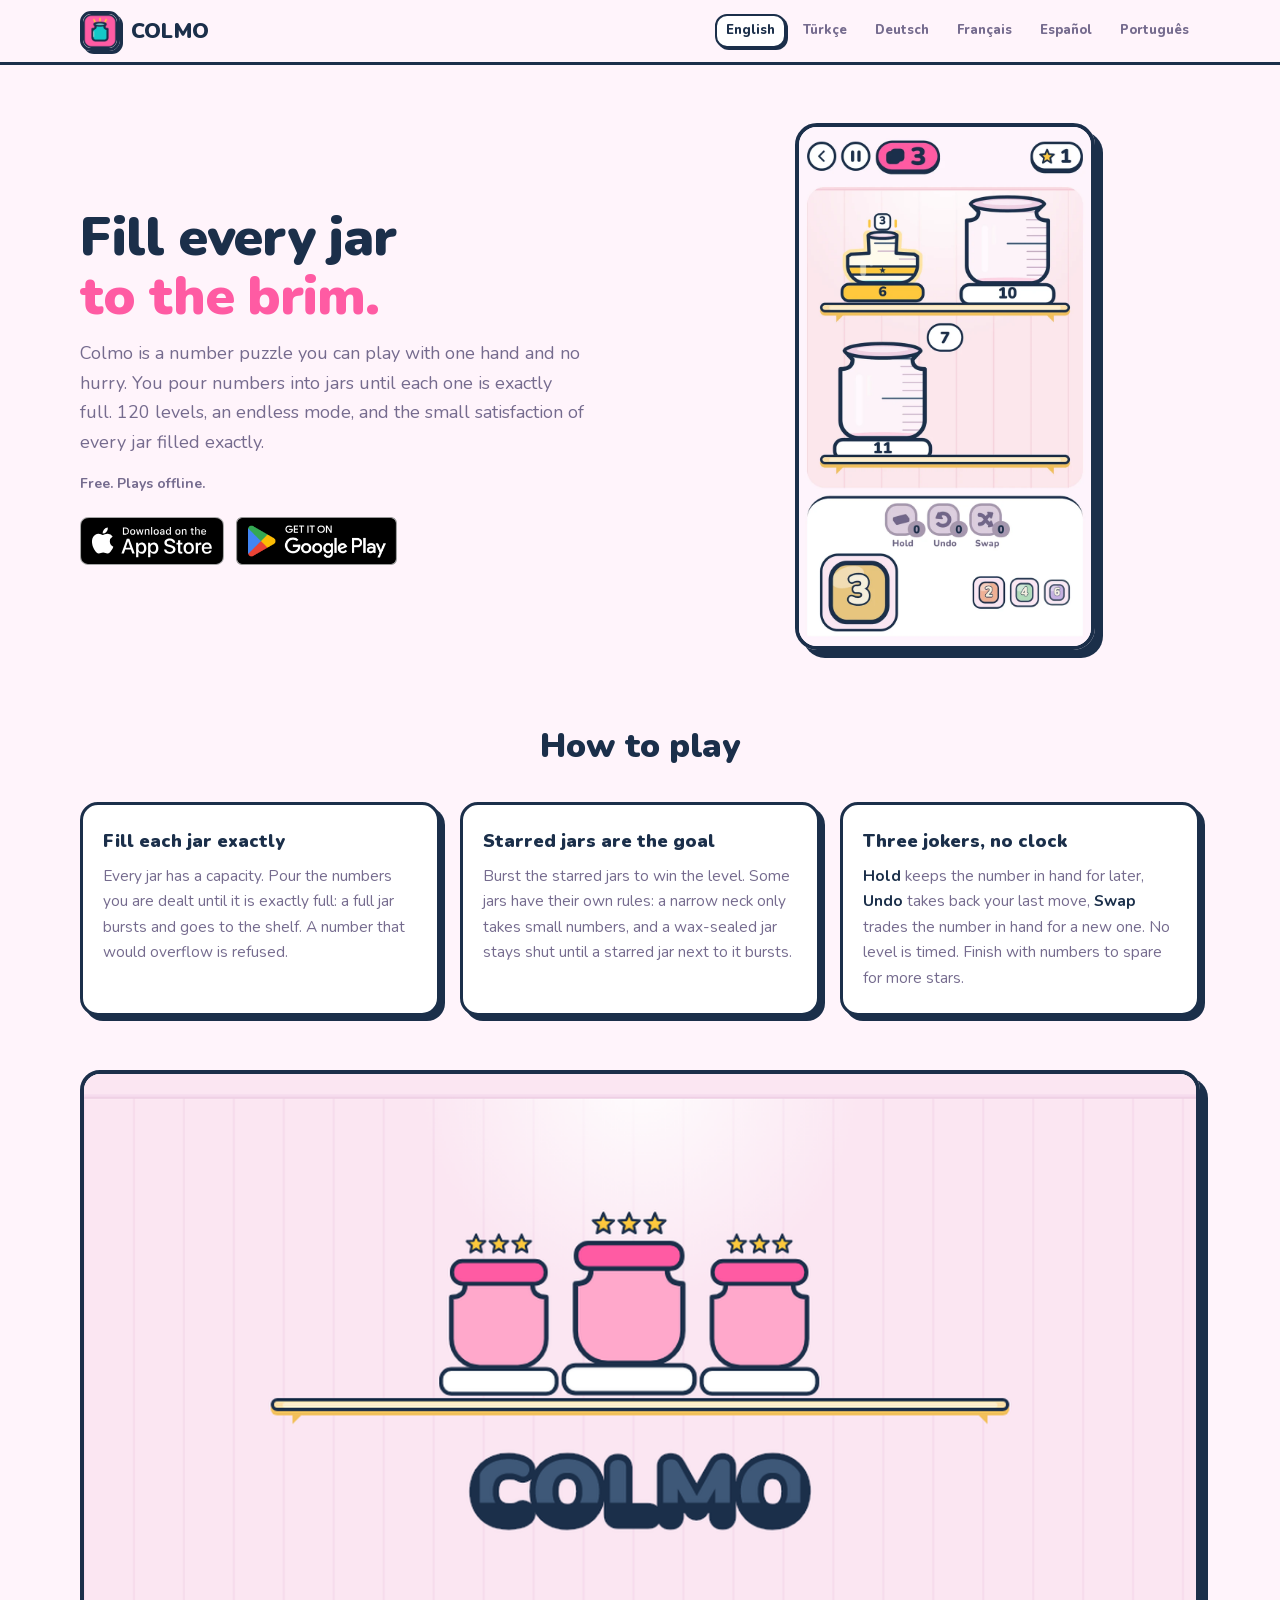
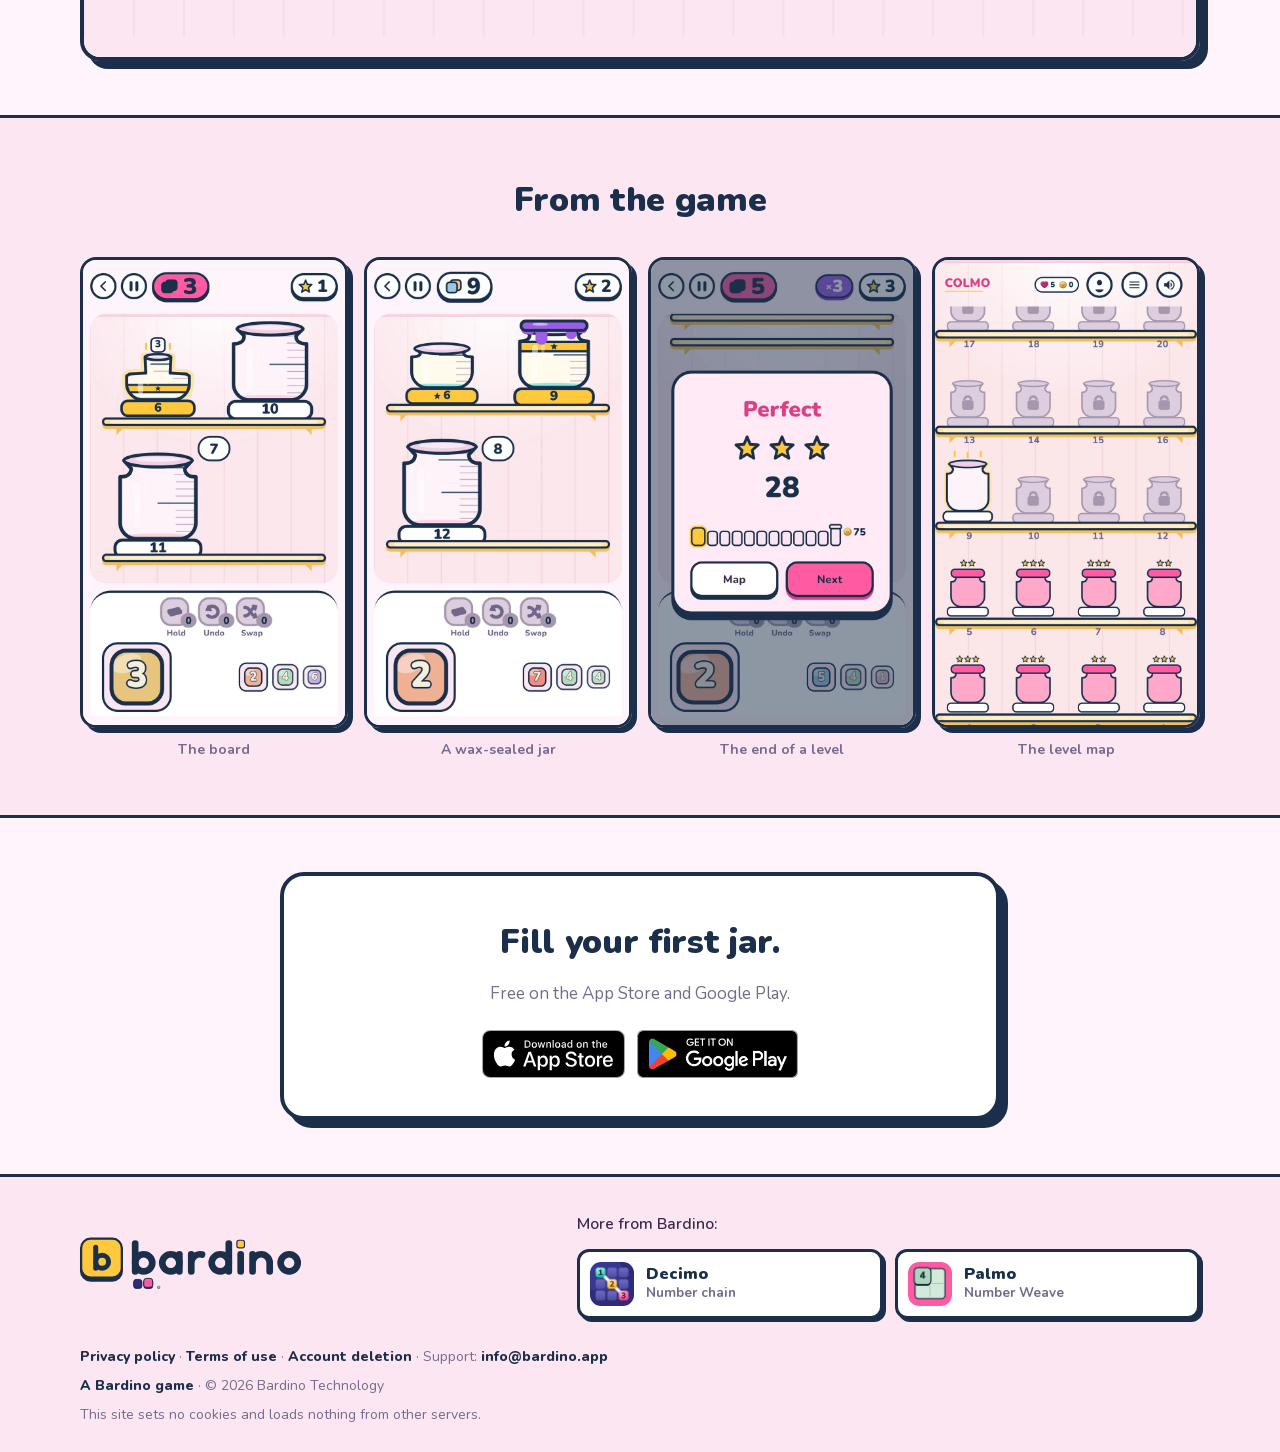
<file: index.html>
<!DOCTYPE html>
<html lang="en">
<head>
    <meta charset="UTF-8">
    <meta name="viewport" content="width=device-width, initial-scale=1.0">
    <meta name="description" content="A calm number puzzle: pour numbers into glass jars until each one is exactly full. 120 levels. Free on Android and iOS.">
    <meta name="robots" content="index, follow">
    <meta property="og:type" content="website">
    <meta property="og:url" content="https://colmo.bardino.app/">
    <meta property="og:title" content="Colmo - Fill every jar to the brim">
    <meta property="og:description" content="A calm number puzzle: pour numbers into glass jars until each one is exactly full. 120 levels. Free on Android and iOS.">
    <meta property="og:image" content="https://colmo.bardino.app/assets/colmo_share.png">
    <meta property="og:image:width" content="1200">
    <meta property="og:image:height" content="630">
    <meta property="og:locale" content="en_US">
    <meta property="og:site_name" content="Colmo">
    <meta name="twitter:card" content="summary_large_image">
    <meta name="twitter:title" content="Colmo - Fill every jar to the brim">
    <meta name="twitter:description" content="A calm number puzzle: pour numbers into glass jars until each one is exactly full. 120 levels. Free on Android and iOS.">
    <meta name="twitter:image" content="https://colmo.bardino.app/assets/colmo_share.png">
    <meta name="theme-color" content="#FFF4FB" media="(prefers-color-scheme: light)">
    <meta name="theme-color" content="#3A2A4D" media="(prefers-color-scheme: dark)">
    <title>Colmo - Fill every jar to the brim</title>
    <link rel="canonical" href="https://colmo.bardino.app/">
    <link rel="alternate" hreflang="en" href="https://colmo.bardino.app/">
    <link rel="alternate" hreflang="tr" href="https://colmo.bardino.app/tr/">
    <link rel="alternate" hreflang="de" href="https://colmo.bardino.app/de/">
    <link rel="alternate" hreflang="fr" href="https://colmo.bardino.app/fr/">
    <link rel="alternate" hreflang="es" href="https://colmo.bardino.app/es/">
    <link rel="alternate" hreflang="pt-BR" href="https://colmo.bardino.app/pt/">
    <link rel="alternate" hreflang="x-default" href="https://colmo.bardino.app/">
    <link rel="icon" type="image/png" href="/favicon.png">
    <link rel="apple-touch-icon" href="/assets/colmo_icon.png">
    <link rel="manifest" href="/manifest.json">
    <link rel="preload" href="/assets/fonts/nunito-400.woff2" as="font" type="font/woff2" crossorigin>
    <link rel="preload" href="/assets/fonts/nunito-900.woff2" as="font" type="font/woff2" crossorigin>
    <link rel="stylesheet" href="/css/style.css">
</head>
<body>
<header class="ust">
    <div class="kap">
        <a class="marka" href="/">
            <img src="/assets/colmo_icon.png" alt="Colmo" width="40" height="40">
            <b>COLMO</b>
        </a>
        <div class="diller"><a href="/" hreflang="en" lang="en" aria-current="page"><span class="dil-ad">English</span><span class="dil-kod" aria-hidden="true">EN</span></a><a href="/tr/" hreflang="tr" lang="tr"><span class="dil-ad">Türkçe</span><span class="dil-kod" aria-hidden="true">TR</span></a><a href="/de/" hreflang="de" lang="de"><span class="dil-ad">Deutsch</span><span class="dil-kod" aria-hidden="true">DE</span></a><a href="/fr/" hreflang="fr" lang="fr"><span class="dil-ad">Français</span><span class="dil-kod" aria-hidden="true">FR</span></a><a href="/es/" hreflang="es" lang="es"><span class="dil-ad">Español</span><span class="dil-kod" aria-hidden="true">ES</span></a><a href="/pt/" hreflang="pt-BR" lang="pt-BR"><span class="dil-ad">Português</span><span class="dil-kod" aria-hidden="true">PT</span></a></div>
    </div>
</header>

<section class="kahraman">
    <div class="kap">
        <div>
            <h1>Fill every jar<br><em>to the brim.</em></h1>
            <p class="alt">Colmo is a number puzzle you can play with one hand and no hurry. You pour numbers into jars until each one is exactly full. 120 levels, an endless mode, and the small satisfaction of every jar filled exactly.</p>
            <p class="kucuk">Free. Plays offline.</p>
            <div class="magaza"><a href="https://apps.apple.com/app/colmo-jar-puzzle/id6805859722"><img src="/assets/badges/en/app_store.svg" alt="Colmo on the App Store" width="144" height="48"></a><a href="https://play.google.com/store/apps/details?id=com.bardino.colmo"><img src="/assets/badges/en/google_play.png" alt="Colmo on Google Play" width="161" height="48"></a></div>
        </div>
        <div class="telefon">
            <img src="/assets/shots/01_board.webp" alt="The board" width="800" height="1422" loading="eager">
        </div>
    </div>
</section>

<section class="nasil">
    <div class="kap">
        <h2>How to play</h2>
        <ol class="adimlar"><li class="adim"><h3>Fill each jar exactly</h3><p>Every jar has a capacity. Pour the numbers you are dealt until it is exactly full: a full jar bursts and goes to the shelf. A number that would overflow is refused.</p></li><li class="adim"><h3>Starred jars are the goal</h3><p>Burst the starred jars to win the level. Some jars have their own rules: a narrow neck only takes small numbers, and a wax-sealed jar stays shut until a starred jar next to it bursts.</p></li><li class="adim"><h3>Three jokers, no clock</h3><p><b>Hold</b> keeps the number in hand for later, <b>Undo</b> takes back your last move, <b>Swap</b> trades the number in hand for a new one. No level is timed. Finish with numbers to spare for more stars.</p></li></ol>
    </div>
</section>

<section class="bant">
    <img src="/assets/colmo_share.png" alt="Colmo jars on a shelf" width="1200" height="630" loading="lazy">
</section>

<section class="duvar-bolum">
    <div class="kap">
        <h2>From the game</h2>
        <div class="vitrin"><figure><img src="/assets/shots/01_board.webp" alt="The board" width="800" height="1422" loading="lazy"><figcaption>The board</figcaption></figure><figure><img src="/assets/shots/02_wax.webp" alt="A wax-sealed jar" width="800" height="1422" loading="lazy"><figcaption>A wax-sealed jar</figcaption></figure><figure><img src="/assets/shots/03_result.webp" alt="The end of a level" width="800" height="1422" loading="lazy"><figcaption>The end of a level</figcaption></figure><figure><img src="/assets/shots/04_map.webp" alt="The level map" width="800" height="1422" loading="lazy"><figcaption>The level map</figcaption></figure></div>
    </div>
</section>

<section class="kapanis">
    <div class="kap">
        <div class="kutu">
            <h2>Fill your first jar.</h2>
            <p class="bolum-alt">Free on the App Store and Google Play.</p>
            <div class="magaza"><a href="https://apps.apple.com/app/colmo-jar-puzzle/id6805859722"><img src="/assets/badges/en/app_store.svg" alt="Colmo on the App Store" width="144" height="48"></a><a href="https://play.google.com/store/apps/details?id=com.bardino.colmo"><img src="/assets/badges/en/google_play.png" alt="Colmo on Google Play" width="161" height="48"></a></div>
        </div>
    </div>
</section>

<script type="application/ld+json">
{
  "@context": "https://schema.org",
  "@type": "MobileApplication",
  "name": "Colmo",
  "applicationCategory": "GameApplication",
  "operatingSystem": "Android, iOS",
  "url": "https://colmo.bardino.app/",
  "image": "https://colmo.bardino.app/assets/colmo_share.png",
  "offers": {"@type": "Offer", "price": "0", "priceCurrency": "TRY"},
  "publisher": {"@type": "Organization", "name": "Bardino Technology"}
}
</script>
<footer class="aile">
    <div class="kap aile-ust">
        <a class="aile-marka" href="https://bardino.app/"><svg class="aile-logo bardino-intro" viewBox="0 0 600 150" data-bardino-intro role="img" aria-label="Bardino"><g class="bi-mark"><g transform="translate(0 6) scale(1.12)"><rect x="4.5" y="9.5" width="91" height="87" rx="21" class="bi-ef bi-es" stroke-width="5"/><rect x="4.5" y="3" width="91" height="87" rx="21" fill="#FFC83D" class="bi-es" stroke-width="5"/><g fill="none" stroke="#1B2F4A" stroke-width="11.2" stroke-linecap="round"><path d="M37.1 22.1V68.9"/><circle cx="51.5" cy="54.5" r="14.4"/></g></g></g><g class="bi-word"><g transform="translate(134 8) scale(.62)" fill="none" stroke="currentColor" stroke-width="28" stroke-linecap="round" stroke-linejoin="round"><path d="M16 19V136"/><circle cx="52" cy="100" r="36"/><circle cx="166" cy="100" r="36"/><path d="M202 64V136"/><path d="M252 64V136M252 100A36 36 0 0 1 297.32 65.23"/><circle cx="374" cy="100" r="36"/><path d="M410 19V136"/><path d="M460 64V136"/><path d="M510 64V136M510 100A36 36 0 0 1 582 100V136"/><circle cx="664" cy="100" r="36"/></g></g><g transform="translate(139 112) scale(.65)"><g class="bi-stone"><rect x="2" y="6" width="32" height="32" rx="9" class="bi-ef bi-es" stroke-width="3.5"/><rect x="2" y="2" width="32" height="32" rx="9" fill="#2E2C7A" class="bi-es" stroke-width="3.5"/></g><g class="bi-stone"><rect x="44" y="6" width="32" height="32" rx="9" class="bi-ef bi-es" stroke-width="3.5"/><rect x="44" y="2" width="32" height="32" rx="9" fill="#FF5BA3" class="bi-es" stroke-width="3.5"/></g><g class="bi-stone"><rect x="86" y="6" width="32" height="32" rx="9" class="bi-ef bi-es" stroke-width="3.5"/><rect x="86" y="2" width="32" height="32" rx="9" fill="#ABD7B6" class="bi-es" stroke-width="3.5"/></g></g><g class="bi-dot" transform="translate(419.2 30.94)"><rect x="-9.92" y="-19.84" width="19.84" height="19.84" rx="5.58" fill="#FFC83D" class="bi-es" stroke-width="3.1"/></g></svg></a>
        <div class="aile-kardes">
            <p>More from Bardino:</p>
            <ul><li><a href="https://decimo.bardino.app/"><img src="/assets/aile/decimo.webp" alt="" width="44" height="44" loading="lazy"><span><b>Decimo</b><small>Number chain</small></span></a></li><li><a href="https://palmo.bardino.app/"><img src="/assets/aile/palmo.webp" alt="" width="44" height="44" loading="lazy"><span><b>Palmo</b><small>Number Weave</small></span></a></li></ul>
        </div>
    </div>
    <div class="kap aile-alt">
        <p class="f-baglantilar"><a href="/privacy.html">Privacy policy</a><span class="f-ayrac" aria-hidden="true"> · </span><a href="/terms.html">Terms of use</a><span class="f-ayrac" aria-hidden="true"> · </span><a href="/account-deletion.html">Account deletion</a><span class="f-ayrac" aria-hidden="true"> · </span>Support: <!--email_off--><a href="mailto:info@bardino.app">info@bardino.app</a><!--/email_off--></p>
        <p class="f-imza"><a href="https://bardino.app/">A Bardino game</a><span class="f-ayrac" aria-hidden="true"> · </span>&copy; 2026 Bardino Technology</p>
        <p class="f-not">This site sets no cookies and loads nothing from other servers.</p>
    </div>
</footer>

<script src="/assets/bardino-intro.js" defer></script>
</body>
</html>
</file>
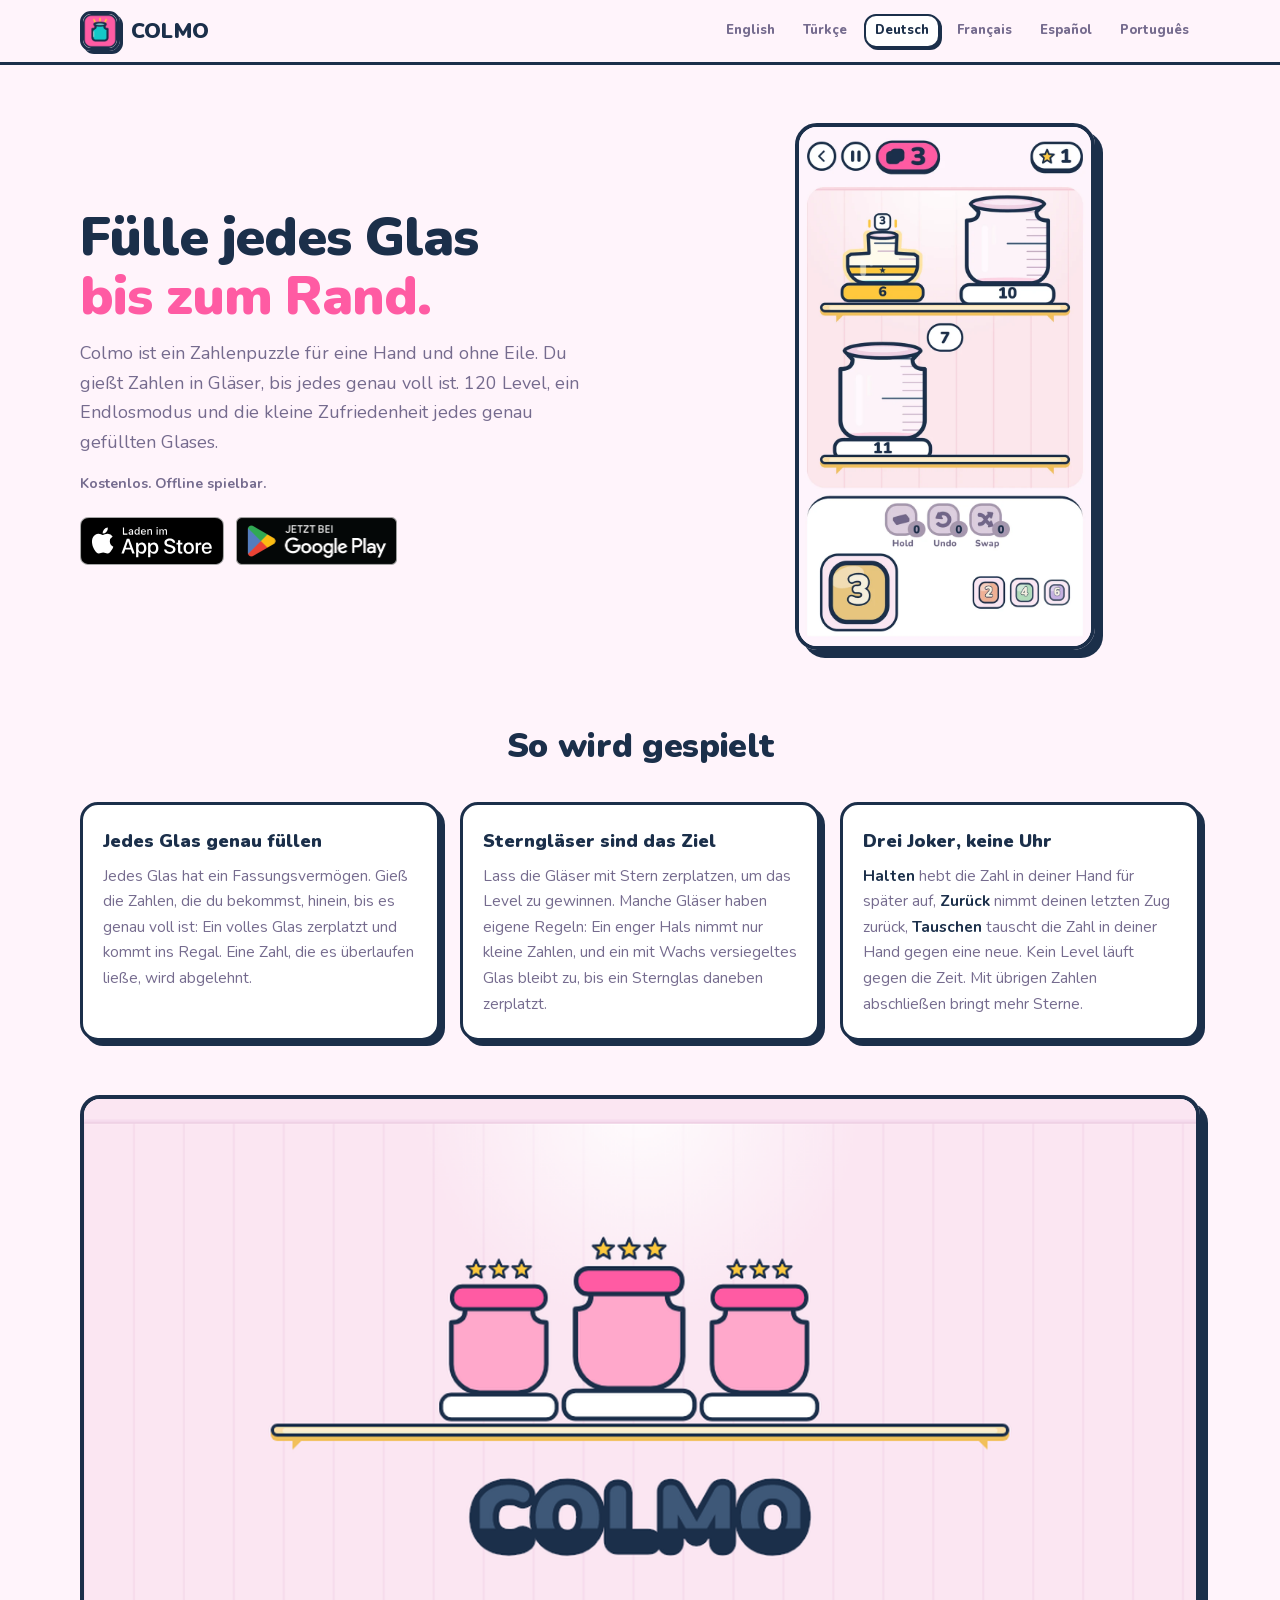
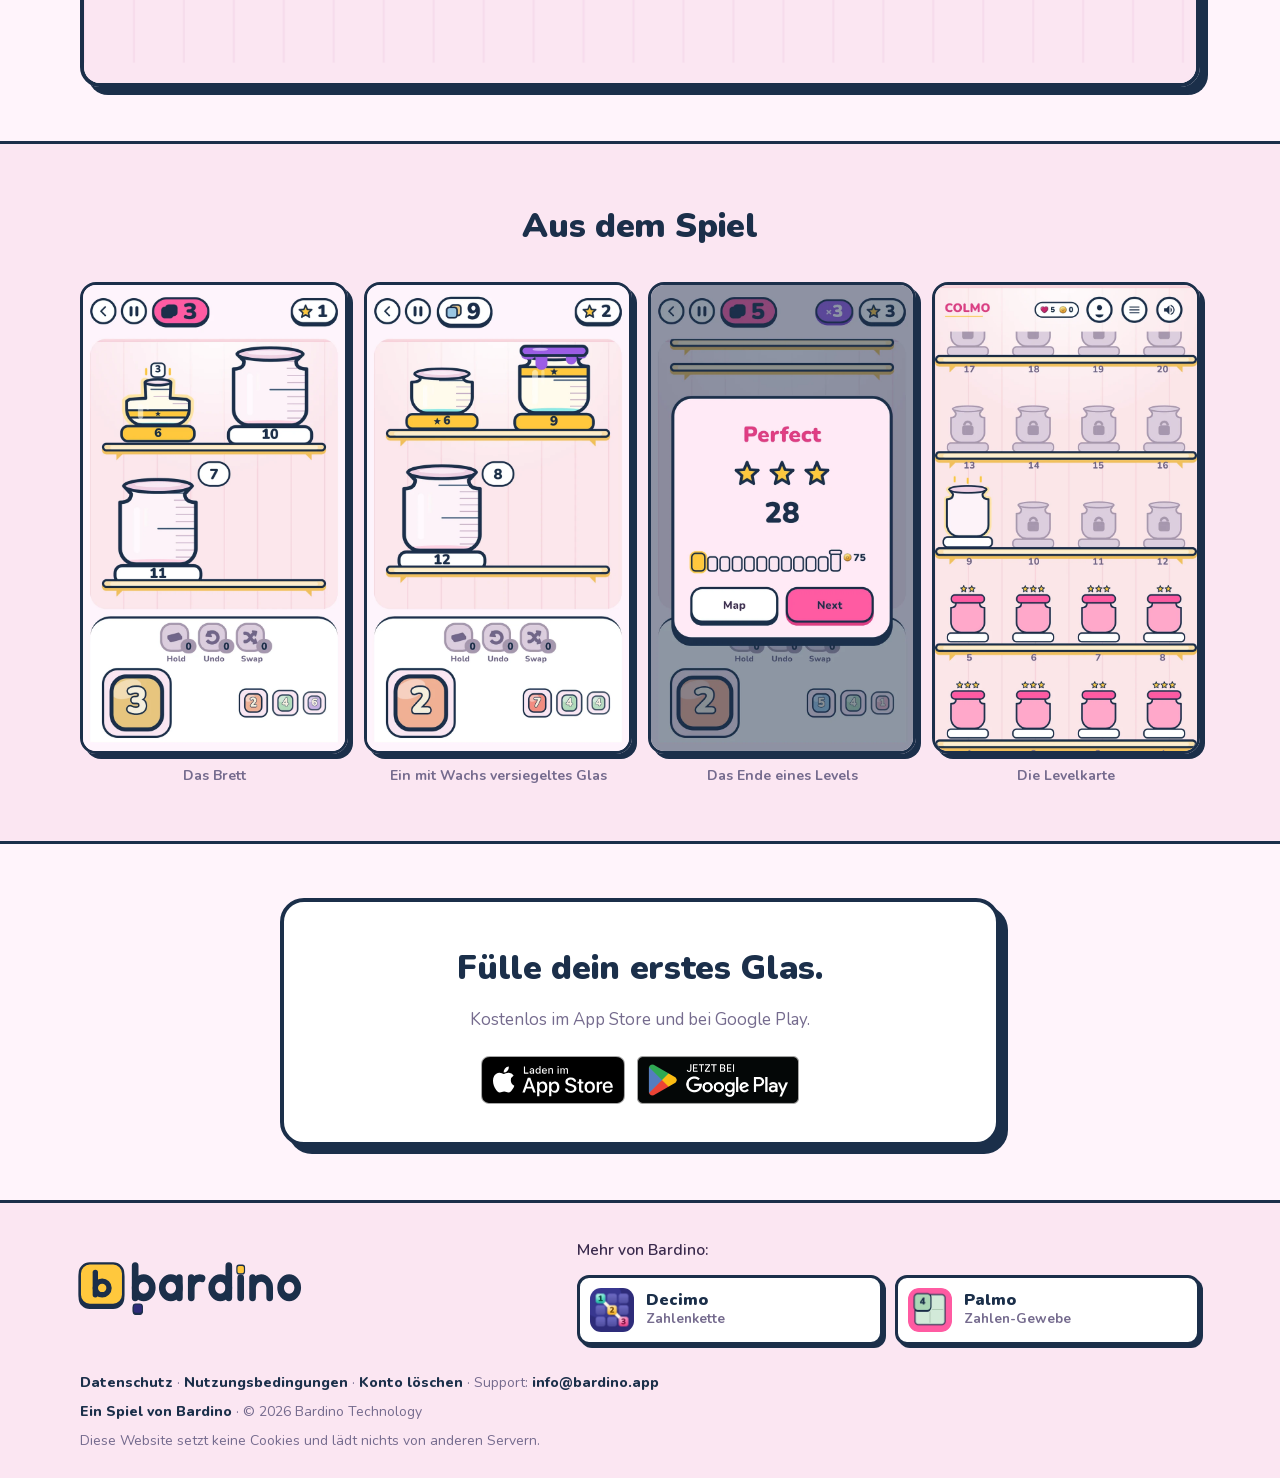
<file: de/index.html>
<!DOCTYPE html>
<html lang="de">
<head>
    <meta charset="UTF-8">
    <meta name="viewport" content="width=device-width, initial-scale=1.0">
    <meta name="description" content="Ein ruhiges Zahlenpuzzle: Gieß Zahlen in Gläser, bis jedes genau voll ist. 120 Level. Kostenlos für Android und iOS.">
    <meta name="robots" content="index, follow">
    <meta property="og:type" content="website">
    <meta property="og:url" content="https://colmo.bardino.app/de/">
    <meta property="og:title" content="Colmo - Fülle die Gläser bis zum Rand">
    <meta property="og:description" content="Ein ruhiges Zahlenpuzzle: Gieß Zahlen in Gläser, bis jedes genau voll ist. 120 Level. Kostenlos für Android und iOS.">
    <meta property="og:image" content="https://colmo.bardino.app/assets/colmo_share.png">
    <meta property="og:image:width" content="1200">
    <meta property="og:image:height" content="630">
    <meta property="og:locale" content="de_DE">
    <meta property="og:site_name" content="Colmo">
    <meta name="twitter:card" content="summary_large_image">
    <meta name="twitter:title" content="Colmo - Fülle die Gläser bis zum Rand">
    <meta name="twitter:description" content="Ein ruhiges Zahlenpuzzle: Gieß Zahlen in Gläser, bis jedes genau voll ist. 120 Level. Kostenlos für Android und iOS.">
    <meta name="twitter:image" content="https://colmo.bardino.app/assets/colmo_share.png">
    <meta name="theme-color" content="#FFF4FB" media="(prefers-color-scheme: light)">
    <meta name="theme-color" content="#3A2A4D" media="(prefers-color-scheme: dark)">
    <title>Colmo - Fülle die Gläser bis zum Rand</title>
    <link rel="canonical" href="https://colmo.bardino.app/de/">
    <link rel="alternate" hreflang="en" href="https://colmo.bardino.app/">
    <link rel="alternate" hreflang="tr" href="https://colmo.bardino.app/tr/">
    <link rel="alternate" hreflang="de" href="https://colmo.bardino.app/de/">
    <link rel="alternate" hreflang="fr" href="https://colmo.bardino.app/fr/">
    <link rel="alternate" hreflang="es" href="https://colmo.bardino.app/es/">
    <link rel="alternate" hreflang="pt-BR" href="https://colmo.bardino.app/pt/">
    <link rel="alternate" hreflang="x-default" href="https://colmo.bardino.app/">
    <link rel="icon" type="image/png" href="/favicon.png">
    <link rel="apple-touch-icon" href="/assets/colmo_icon.png">
    <link rel="manifest" href="/manifest.json">
    <link rel="preload" href="/assets/fonts/nunito-400.woff2" as="font" type="font/woff2" crossorigin>
    <link rel="preload" href="/assets/fonts/nunito-900.woff2" as="font" type="font/woff2" crossorigin>
    <link rel="stylesheet" href="/css/style.css">
</head>
<body>
<header class="ust">
    <div class="kap">
        <a class="marka" href="/de/">
            <img src="/assets/colmo_icon.png" alt="Colmo" width="40" height="40">
            <b>COLMO</b>
        </a>
        <div class="diller"><a href="/" hreflang="en" lang="en"><span class="dil-ad">English</span><span class="dil-kod" aria-hidden="true">EN</span></a><a href="/tr/" hreflang="tr" lang="tr"><span class="dil-ad">Türkçe</span><span class="dil-kod" aria-hidden="true">TR</span></a><a href="/de/" hreflang="de" lang="de" aria-current="page"><span class="dil-ad">Deutsch</span><span class="dil-kod" aria-hidden="true">DE</span></a><a href="/fr/" hreflang="fr" lang="fr"><span class="dil-ad">Français</span><span class="dil-kod" aria-hidden="true">FR</span></a><a href="/es/" hreflang="es" lang="es"><span class="dil-ad">Español</span><span class="dil-kod" aria-hidden="true">ES</span></a><a href="/pt/" hreflang="pt-BR" lang="pt-BR"><span class="dil-ad">Português</span><span class="dil-kod" aria-hidden="true">PT</span></a></div>
    </div>
</header>

<section class="kahraman">
    <div class="kap">
        <div>
            <h1>Fülle jedes Glas<br><em>bis zum Rand.</em></h1>
            <p class="alt">Colmo ist ein Zahlenpuzzle für eine Hand und ohne Eile. Du gießt Zahlen in Gläser, bis jedes genau voll ist. 120 Level, ein Endlosmodus und die kleine Zufriedenheit jedes genau gefüllten Glases.</p>
            <p class="kucuk">Kostenlos. Offline spielbar.</p>
            <div class="magaza"><a href="https://apps.apple.com/app/colmo-jar-puzzle/id6805859722"><img src="/assets/badges/de/app_store.svg" alt="Colmo im App Store" width="144" height="48"></a><a href="https://play.google.com/store/apps/details?id=com.bardino.colmo"><img src="/assets/badges/de/google_play.png" alt="Colmo bei Google Play" width="162" height="48"></a></div>
        </div>
        <div class="telefon">
            <img src="/assets/shots/01_board.webp" alt="Das Brett" width="800" height="1422" loading="eager">
        </div>
    </div>
</section>

<section class="nasil">
    <div class="kap">
        <h2>So wird gespielt</h2>
        <ol class="adimlar"><li class="adim"><h3>Jedes Glas genau füllen</h3><p>Jedes Glas hat ein Fassungsvermögen. Gieß die Zahlen, die du bekommst, hinein, bis es genau voll ist: Ein volles Glas zerplatzt und kommt ins Regal. Eine Zahl, die es überlaufen ließe, wird abgelehnt.</p></li><li class="adim"><h3>Sterngläser sind das Ziel</h3><p>Lass die Gläser mit Stern zerplatzen, um das Level zu gewinnen. Manche Gläser haben eigene Regeln: Ein enger Hals nimmt nur kleine Zahlen, und ein mit Wachs versiegeltes Glas bleibt zu, bis ein Sternglas daneben zerplatzt.</p></li><li class="adim"><h3>Drei Joker, keine Uhr</h3><p><b>Halten</b> hebt die Zahl in deiner Hand für später auf, <b>Zurück</b> nimmt deinen letzten Zug zurück, <b>Tauschen</b> tauscht die Zahl in deiner Hand gegen eine neue. Kein Level läuft gegen die Zeit. Mit übrigen Zahlen abschließen bringt mehr Sterne.</p></li></ol>
    </div>
</section>

<section class="bant">
    <img src="/assets/colmo_share.png" alt="Colmo-Gläser auf einem Regal" width="1200" height="630" loading="lazy">
</section>

<section class="duvar-bolum">
    <div class="kap">
        <h2>Aus dem Spiel</h2>
        <div class="vitrin"><figure><img src="/assets/shots/01_board.webp" alt="Das Brett" width="800" height="1422" loading="lazy"><figcaption>Das Brett</figcaption></figure><figure><img src="/assets/shots/02_wax.webp" alt="Ein mit Wachs versiegeltes Glas" width="800" height="1422" loading="lazy"><figcaption>Ein mit Wachs versiegeltes Glas</figcaption></figure><figure><img src="/assets/shots/03_result.webp" alt="Das Ende eines Levels" width="800" height="1422" loading="lazy"><figcaption>Das Ende eines Levels</figcaption></figure><figure><img src="/assets/shots/04_map.webp" alt="Die Levelkarte" width="800" height="1422" loading="lazy"><figcaption>Die Levelkarte</figcaption></figure></div>
    </div>
</section>

<section class="kapanis">
    <div class="kap">
        <div class="kutu">
            <h2>Fülle dein erstes Glas.</h2>
            <p class="bolum-alt">Kostenlos im App Store und bei Google Play.</p>
            <div class="magaza"><a href="https://apps.apple.com/app/colmo-jar-puzzle/id6805859722"><img src="/assets/badges/de/app_store.svg" alt="Colmo im App Store" width="144" height="48"></a><a href="https://play.google.com/store/apps/details?id=com.bardino.colmo"><img src="/assets/badges/de/google_play.png" alt="Colmo bei Google Play" width="162" height="48"></a></div>
        </div>
    </div>
</section>

<script type="application/ld+json">
{
  "@context": "https://schema.org",
  "@type": "MobileApplication",
  "name": "Colmo",
  "applicationCategory": "GameApplication",
  "operatingSystem": "Android, iOS",
  "url": "https://colmo.bardino.app/",
  "image": "https://colmo.bardino.app/assets/colmo_share.png",
  "offers": {"@type": "Offer", "price": "0", "priceCurrency": "TRY"},
  "publisher": {"@type": "Organization", "name": "Bardino Technology"}
}
</script>
<footer class="aile">
    <div class="kap aile-ust">
        <a class="aile-marka" href="https://bardino.app/"><svg class="aile-logo bardino-intro" viewBox="0 0 600 150" data-bardino-intro role="img" aria-label="Bardino"><g class="bi-mark"><g transform="translate(0 6) scale(1.12)"><rect x="4.5" y="9.5" width="91" height="87" rx="21" class="bi-ef bi-es" stroke-width="5"/><rect x="4.5" y="3" width="91" height="87" rx="21" fill="#FFC83D" class="bi-es" stroke-width="5"/><g fill="none" stroke="#1B2F4A" stroke-width="11.2" stroke-linecap="round"><path d="M37.1 22.1V68.9"/><circle cx="51.5" cy="54.5" r="14.4"/></g></g></g><g class="bi-word"><g transform="translate(134 8) scale(.62)" fill="none" stroke="currentColor" stroke-width="28" stroke-linecap="round" stroke-linejoin="round"><path d="M16 19V136"/><circle cx="52" cy="100" r="36"/><circle cx="166" cy="100" r="36"/><path d="M202 64V136"/><path d="M252 64V136M252 100A36 36 0 0 1 297.32 65.23"/><circle cx="374" cy="100" r="36"/><path d="M410 19V136"/><path d="M460 64V136"/><path d="M510 64V136M510 100A36 36 0 0 1 582 100V136"/><circle cx="664" cy="100" r="36"/></g></g><g transform="translate(139 112) scale(.65)"><g class="bi-stone"><rect x="2" y="6" width="32" height="32" rx="9" class="bi-ef bi-es" stroke-width="3.5"/><rect x="2" y="2" width="32" height="32" rx="9" fill="#2E2C7A" class="bi-es" stroke-width="3.5"/></g><g class="bi-stone"><rect x="44" y="6" width="32" height="32" rx="9" class="bi-ef bi-es" stroke-width="3.5"/><rect x="44" y="2" width="32" height="32" rx="9" fill="#FF5BA3" class="bi-es" stroke-width="3.5"/></g><g class="bi-stone"><rect x="86" y="6" width="32" height="32" rx="9" class="bi-ef bi-es" stroke-width="3.5"/><rect x="86" y="2" width="32" height="32" rx="9" fill="#ABD7B6" class="bi-es" stroke-width="3.5"/></g></g><g class="bi-dot" transform="translate(419.2 30.94)"><rect x="-9.92" y="-19.84" width="19.84" height="19.84" rx="5.58" fill="#FFC83D" class="bi-es" stroke-width="3.1"/></g></svg></a>
        <div class="aile-kardes">
            <p>Mehr von Bardino:</p>
            <ul><li><a href="https://decimo.bardino.app/de/"><img src="/assets/aile/decimo.webp" alt="" width="44" height="44" loading="lazy"><span><b>Decimo</b><small>Zahlenkette</small></span></a></li><li><a href="https://palmo.bardino.app/de/"><img src="/assets/aile/palmo.webp" alt="" width="44" height="44" loading="lazy"><span><b>Palmo</b><small>Zahlen-Gewebe</small></span></a></li></ul>
        </div>
    </div>
    <div class="kap aile-alt">
        <p class="f-baglantilar"><a href="/privacy.html">Datenschutz</a><span class="f-ayrac" aria-hidden="true"> · </span><a href="/terms.html">Nutzungsbedingungen</a><span class="f-ayrac" aria-hidden="true"> · </span><a href="/account-deletion.html">Konto löschen</a><span class="f-ayrac" aria-hidden="true"> · </span>Support: <!--email_off--><a href="mailto:info@bardino.app">info@bardino.app</a><!--/email_off--></p>
        <p class="f-imza"><a href="https://bardino.app/">Ein Spiel von Bardino</a><span class="f-ayrac" aria-hidden="true"> · </span>&copy; 2026 Bardino Technology</p>
        <p class="f-not">Diese Website setzt keine Cookies und lädt nichts von anderen Servern.</p>
    </div>
</footer>

<script src="/assets/bardino-intro.js" defer></script>
</body>
</html>
</file>
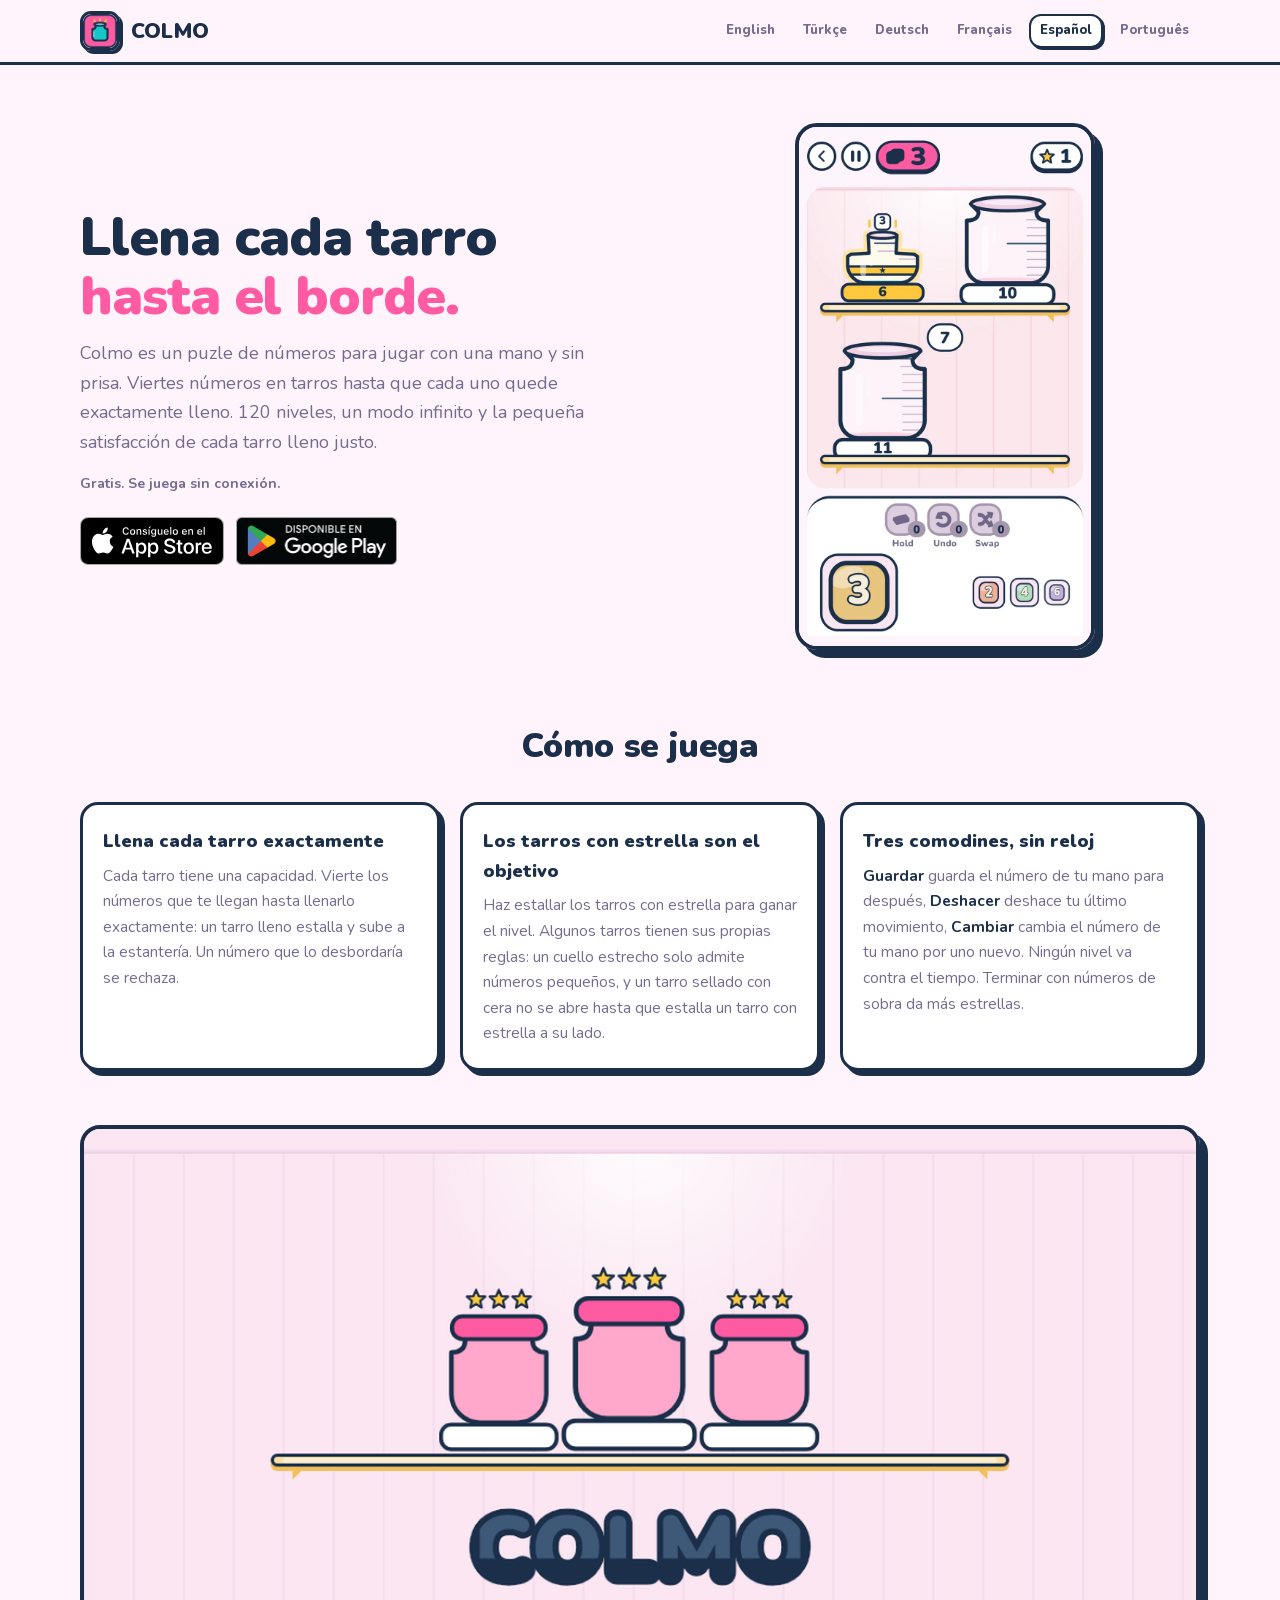
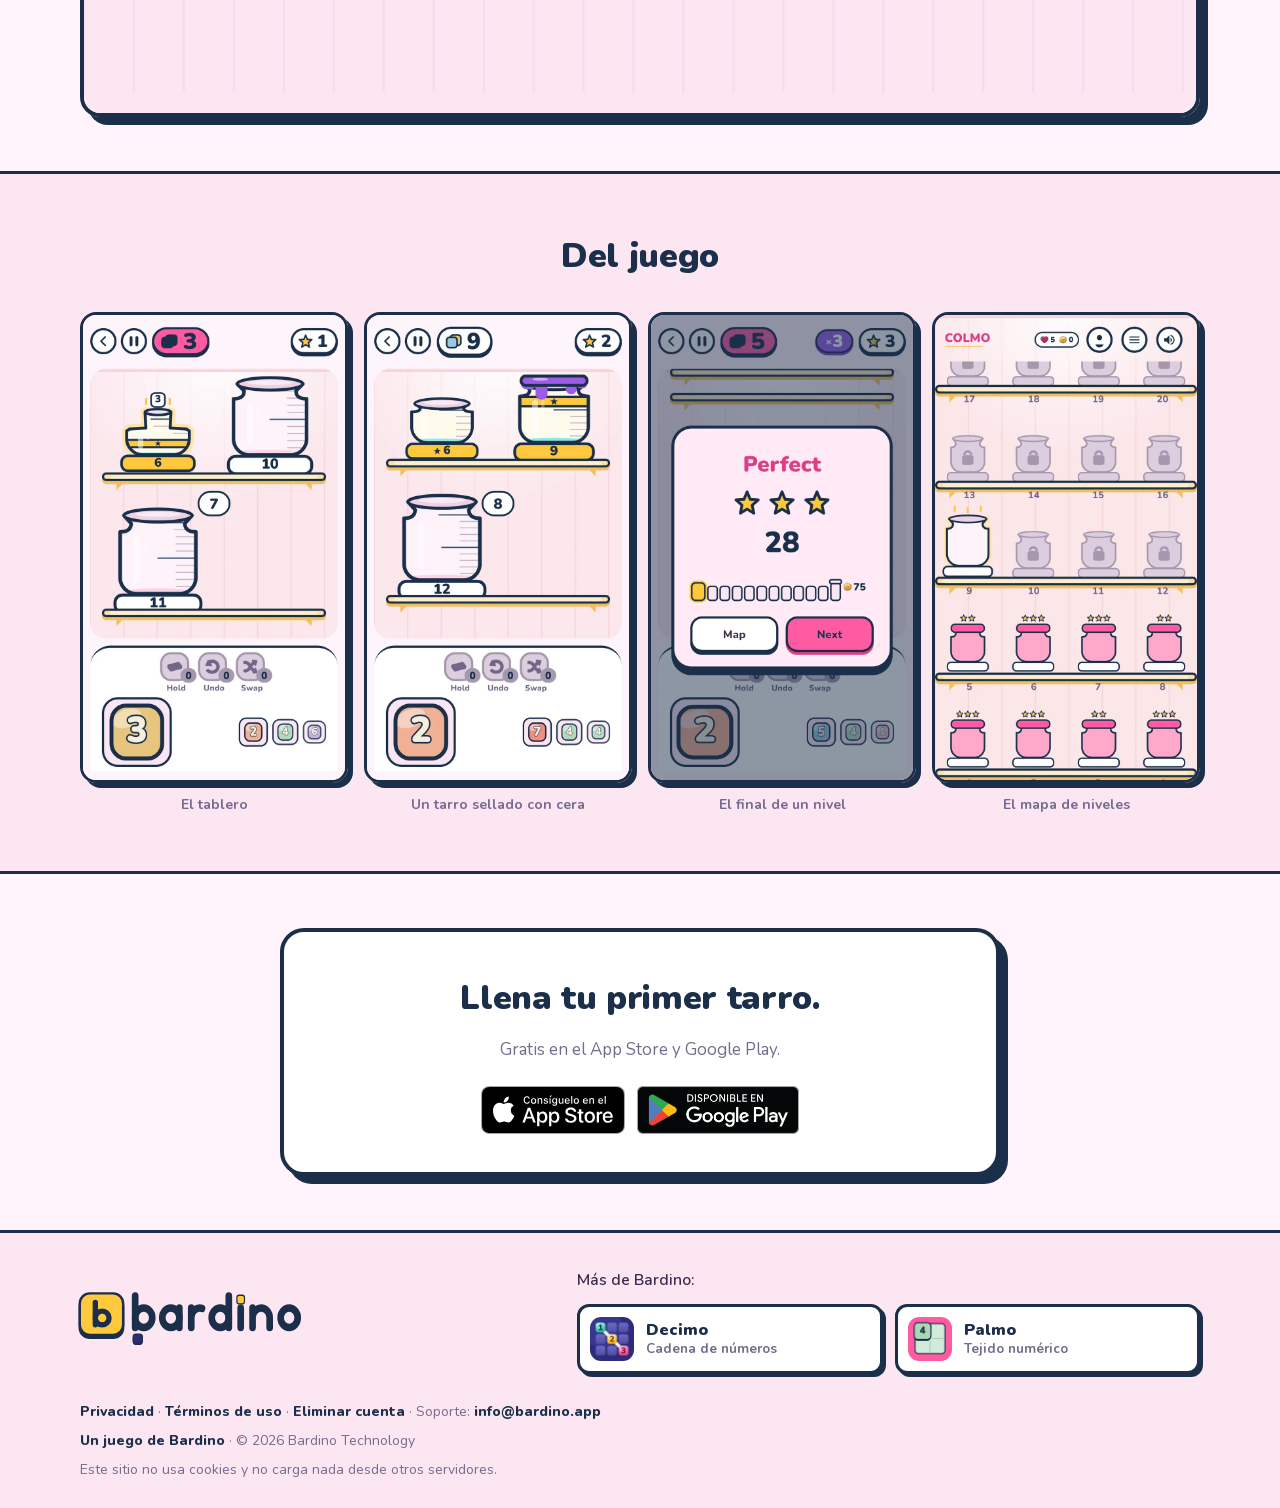
<file: es/index.html>
<!DOCTYPE html>
<html lang="es">
<head>
    <meta charset="UTF-8">
    <meta name="viewport" content="width=device-width, initial-scale=1.0">
    <meta name="description" content="Un puzle de números tranquilo: vierte números en tarros hasta que cada uno quede exactamente lleno. 120 niveles. Gratis en Android e iOS.">
    <meta name="robots" content="index, follow">
    <meta property="og:type" content="website">
    <meta property="og:url" content="https://colmo.bardino.app/es/">
    <meta property="og:title" content="Colmo - Llena los tarros hasta el borde">
    <meta property="og:description" content="Un puzle de números tranquilo: vierte números en tarros hasta que cada uno quede exactamente lleno. 120 niveles. Gratis en Android e iOS.">
    <meta property="og:image" content="https://colmo.bardino.app/assets/colmo_share.png">
    <meta property="og:image:width" content="1200">
    <meta property="og:image:height" content="630">
    <meta property="og:locale" content="es_ES">
    <meta property="og:site_name" content="Colmo">
    <meta name="twitter:card" content="summary_large_image">
    <meta name="twitter:title" content="Colmo - Llena los tarros hasta el borde">
    <meta name="twitter:description" content="Un puzle de números tranquilo: vierte números en tarros hasta que cada uno quede exactamente lleno. 120 niveles. Gratis en Android e iOS.">
    <meta name="twitter:image" content="https://colmo.bardino.app/assets/colmo_share.png">
    <meta name="theme-color" content="#FFF4FB" media="(prefers-color-scheme: light)">
    <meta name="theme-color" content="#3A2A4D" media="(prefers-color-scheme: dark)">
    <title>Colmo - Llena los tarros hasta el borde</title>
    <link rel="canonical" href="https://colmo.bardino.app/es/">
    <link rel="alternate" hreflang="en" href="https://colmo.bardino.app/">
    <link rel="alternate" hreflang="tr" href="https://colmo.bardino.app/tr/">
    <link rel="alternate" hreflang="de" href="https://colmo.bardino.app/de/">
    <link rel="alternate" hreflang="fr" href="https://colmo.bardino.app/fr/">
    <link rel="alternate" hreflang="es" href="https://colmo.bardino.app/es/">
    <link rel="alternate" hreflang="pt-BR" href="https://colmo.bardino.app/pt/">
    <link rel="alternate" hreflang="x-default" href="https://colmo.bardino.app/">
    <link rel="icon" type="image/png" href="/favicon.png">
    <link rel="apple-touch-icon" href="/assets/colmo_icon.png">
    <link rel="manifest" href="/manifest.json">
    <link rel="preload" href="/assets/fonts/nunito-400.woff2" as="font" type="font/woff2" crossorigin>
    <link rel="preload" href="/assets/fonts/nunito-900.woff2" as="font" type="font/woff2" crossorigin>
    <link rel="stylesheet" href="/css/style.css">
</head>
<body>
<header class="ust">
    <div class="kap">
        <a class="marka" href="/es/">
            <img src="/assets/colmo_icon.png" alt="Colmo" width="40" height="40">
            <b>COLMO</b>
        </a>
        <div class="diller"><a href="/" hreflang="en" lang="en"><span class="dil-ad">English</span><span class="dil-kod" aria-hidden="true">EN</span></a><a href="/tr/" hreflang="tr" lang="tr"><span class="dil-ad">Türkçe</span><span class="dil-kod" aria-hidden="true">TR</span></a><a href="/de/" hreflang="de" lang="de"><span class="dil-ad">Deutsch</span><span class="dil-kod" aria-hidden="true">DE</span></a><a href="/fr/" hreflang="fr" lang="fr"><span class="dil-ad">Français</span><span class="dil-kod" aria-hidden="true">FR</span></a><a href="/es/" hreflang="es" lang="es" aria-current="page"><span class="dil-ad">Español</span><span class="dil-kod" aria-hidden="true">ES</span></a><a href="/pt/" hreflang="pt-BR" lang="pt-BR"><span class="dil-ad">Português</span><span class="dil-kod" aria-hidden="true">PT</span></a></div>
    </div>
</header>

<section class="kahraman">
    <div class="kap">
        <div>
            <h1>Llena cada tarro<br><em>hasta el borde.</em></h1>
            <p class="alt">Colmo es un puzle de números para jugar con una mano y sin prisa. Viertes números en tarros hasta que cada uno quede exactamente lleno. 120 niveles, un modo infinito y la pequeña satisfacción de cada tarro lleno justo.</p>
            <p class="kucuk">Gratis. Se juega sin conexión.</p>
            <div class="magaza"><a href="https://apps.apple.com/app/colmo-jar-puzzle/id6805859722"><img src="/assets/badges/es/app_store.svg" alt="Colmo en el App Store" width="144" height="48"></a><a href="https://play.google.com/store/apps/details?id=com.bardino.colmo"><img src="/assets/badges/es/google_play.png" alt="Colmo en Google Play" width="162" height="48"></a></div>
        </div>
        <div class="telefon">
            <img src="/assets/shots/01_board.webp" alt="El tablero" width="800" height="1422" loading="eager">
        </div>
    </div>
</section>

<section class="nasil">
    <div class="kap">
        <h2>Cómo se juega</h2>
        <ol class="adimlar"><li class="adim"><h3>Llena cada tarro exactamente</h3><p>Cada tarro tiene una capacidad. Vierte los números que te llegan hasta llenarlo exactamente: un tarro lleno estalla y sube a la estantería. Un número que lo desbordaría se rechaza.</p></li><li class="adim"><h3>Los tarros con estrella son el objetivo</h3><p>Haz estallar los tarros con estrella para ganar el nivel. Algunos tarros tienen sus propias reglas: un cuello estrecho solo admite números pequeños, y un tarro sellado con cera no se abre hasta que estalla un tarro con estrella a su lado.</p></li><li class="adim"><h3>Tres comodines, sin reloj</h3><p><b>Guardar</b> guarda el número de tu mano para después, <b>Deshacer</b> deshace tu último movimiento, <b>Cambiar</b> cambia el número de tu mano por uno nuevo. Ningún nivel va contra el tiempo. Terminar con números de sobra da más estrellas.</p></li></ol>
    </div>
</section>

<section class="bant">
    <img src="/assets/colmo_share.png" alt="Tarros de Colmo en un estante" width="1200" height="630" loading="lazy">
</section>

<section class="duvar-bolum">
    <div class="kap">
        <h2>Del juego</h2>
        <div class="vitrin"><figure><img src="/assets/shots/01_board.webp" alt="El tablero" width="800" height="1422" loading="lazy"><figcaption>El tablero</figcaption></figure><figure><img src="/assets/shots/02_wax.webp" alt="Un tarro sellado con cera" width="800" height="1422" loading="lazy"><figcaption>Un tarro sellado con cera</figcaption></figure><figure><img src="/assets/shots/03_result.webp" alt="El final de un nivel" width="800" height="1422" loading="lazy"><figcaption>El final de un nivel</figcaption></figure><figure><img src="/assets/shots/04_map.webp" alt="El mapa de niveles" width="800" height="1422" loading="lazy"><figcaption>El mapa de niveles</figcaption></figure></div>
    </div>
</section>

<section class="kapanis">
    <div class="kap">
        <div class="kutu">
            <h2>Llena tu primer tarro.</h2>
            <p class="bolum-alt">Gratis en el App Store y Google Play.</p>
            <div class="magaza"><a href="https://apps.apple.com/app/colmo-jar-puzzle/id6805859722"><img src="/assets/badges/es/app_store.svg" alt="Colmo en el App Store" width="144" height="48"></a><a href="https://play.google.com/store/apps/details?id=com.bardino.colmo"><img src="/assets/badges/es/google_play.png" alt="Colmo en Google Play" width="162" height="48"></a></div>
        </div>
    </div>
</section>

<script type="application/ld+json">
{
  "@context": "https://schema.org",
  "@type": "MobileApplication",
  "name": "Colmo",
  "applicationCategory": "GameApplication",
  "operatingSystem": "Android, iOS",
  "url": "https://colmo.bardino.app/",
  "image": "https://colmo.bardino.app/assets/colmo_share.png",
  "offers": {"@type": "Offer", "price": "0", "priceCurrency": "TRY"},
  "publisher": {"@type": "Organization", "name": "Bardino Technology"}
}
</script>
<footer class="aile">
    <div class="kap aile-ust">
        <a class="aile-marka" href="https://bardino.app/"><svg class="aile-logo bardino-intro" viewBox="0 0 600 150" data-bardino-intro role="img" aria-label="Bardino"><g class="bi-mark"><g transform="translate(0 6) scale(1.12)"><rect x="4.5" y="9.5" width="91" height="87" rx="21" class="bi-ef bi-es" stroke-width="5"/><rect x="4.5" y="3" width="91" height="87" rx="21" fill="#FFC83D" class="bi-es" stroke-width="5"/><g fill="none" stroke="#1B2F4A" stroke-width="11.2" stroke-linecap="round"><path d="M37.1 22.1V68.9"/><circle cx="51.5" cy="54.5" r="14.4"/></g></g></g><g class="bi-word"><g transform="translate(134 8) scale(.62)" fill="none" stroke="currentColor" stroke-width="28" stroke-linecap="round" stroke-linejoin="round"><path d="M16 19V136"/><circle cx="52" cy="100" r="36"/><circle cx="166" cy="100" r="36"/><path d="M202 64V136"/><path d="M252 64V136M252 100A36 36 0 0 1 297.32 65.23"/><circle cx="374" cy="100" r="36"/><path d="M410 19V136"/><path d="M460 64V136"/><path d="M510 64V136M510 100A36 36 0 0 1 582 100V136"/><circle cx="664" cy="100" r="36"/></g></g><g transform="translate(139 112) scale(.65)"><g class="bi-stone"><rect x="2" y="6" width="32" height="32" rx="9" class="bi-ef bi-es" stroke-width="3.5"/><rect x="2" y="2" width="32" height="32" rx="9" fill="#2E2C7A" class="bi-es" stroke-width="3.5"/></g><g class="bi-stone"><rect x="44" y="6" width="32" height="32" rx="9" class="bi-ef bi-es" stroke-width="3.5"/><rect x="44" y="2" width="32" height="32" rx="9" fill="#FF5BA3" class="bi-es" stroke-width="3.5"/></g><g class="bi-stone"><rect x="86" y="6" width="32" height="32" rx="9" class="bi-ef bi-es" stroke-width="3.5"/><rect x="86" y="2" width="32" height="32" rx="9" fill="#ABD7B6" class="bi-es" stroke-width="3.5"/></g></g><g class="bi-dot" transform="translate(419.2 30.94)"><rect x="-9.92" y="-19.84" width="19.84" height="19.84" rx="5.58" fill="#FFC83D" class="bi-es" stroke-width="3.1"/></g></svg></a>
        <div class="aile-kardes">
            <p>Más de Bardino:</p>
            <ul><li><a href="https://decimo.bardino.app/es/"><img src="/assets/aile/decimo.webp" alt="" width="44" height="44" loading="lazy"><span><b>Decimo</b><small>Cadena de números</small></span></a></li><li><a href="https://palmo.bardino.app/es/"><img src="/assets/aile/palmo.webp" alt="" width="44" height="44" loading="lazy"><span><b>Palmo</b><small>Tejido numérico</small></span></a></li></ul>
        </div>
    </div>
    <div class="kap aile-alt">
        <p class="f-baglantilar"><a href="/privacy.html">Privacidad</a><span class="f-ayrac" aria-hidden="true"> · </span><a href="/terms.html">Términos de uso</a><span class="f-ayrac" aria-hidden="true"> · </span><a href="/account-deletion.html">Eliminar cuenta</a><span class="f-ayrac" aria-hidden="true"> · </span>Soporte: <!--email_off--><a href="mailto:info@bardino.app">info@bardino.app</a><!--/email_off--></p>
        <p class="f-imza"><a href="https://bardino.app/">Un juego de Bardino</a><span class="f-ayrac" aria-hidden="true"> · </span>&copy; 2026 Bardino Technology</p>
        <p class="f-not">Este sitio no usa cookies y no carga nada desde otros servidores.</p>
    </div>
</footer>

<script src="/assets/bardino-intro.js" defer></script>
</body>
</html>
</file>
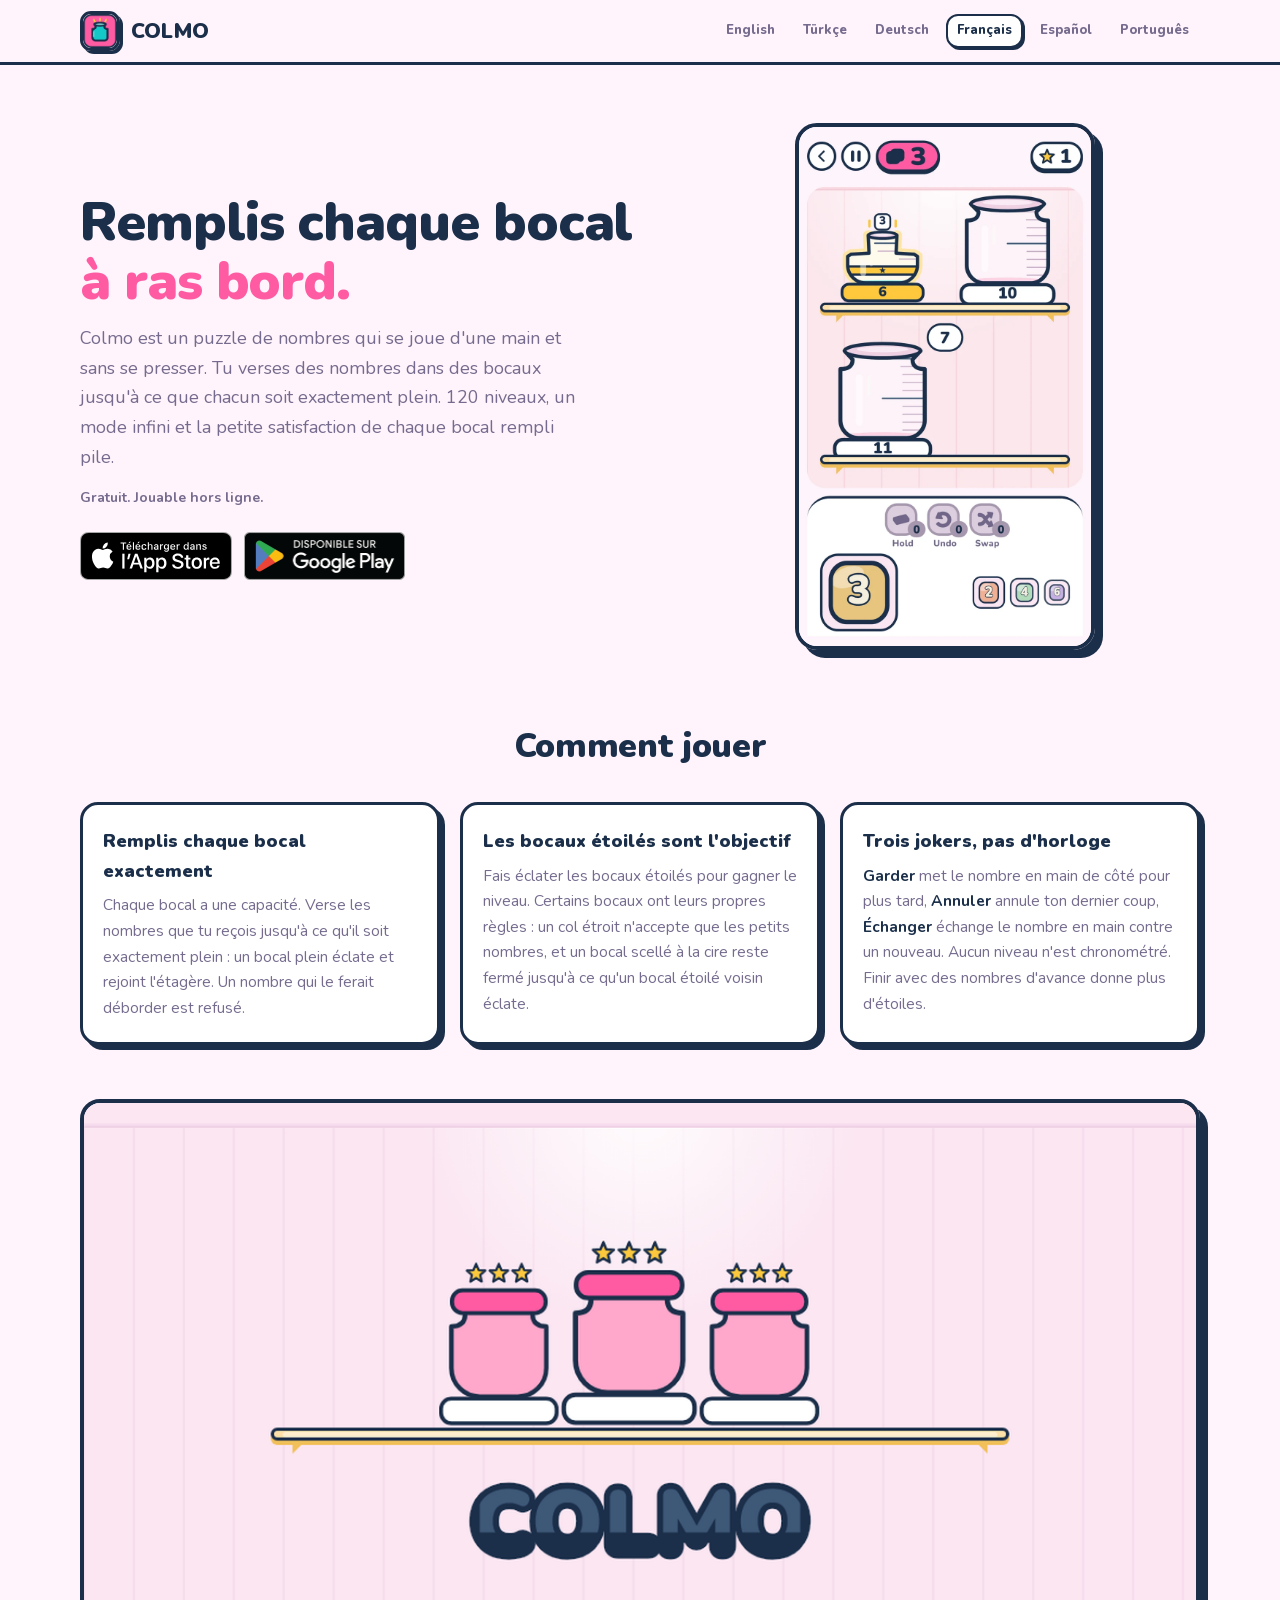
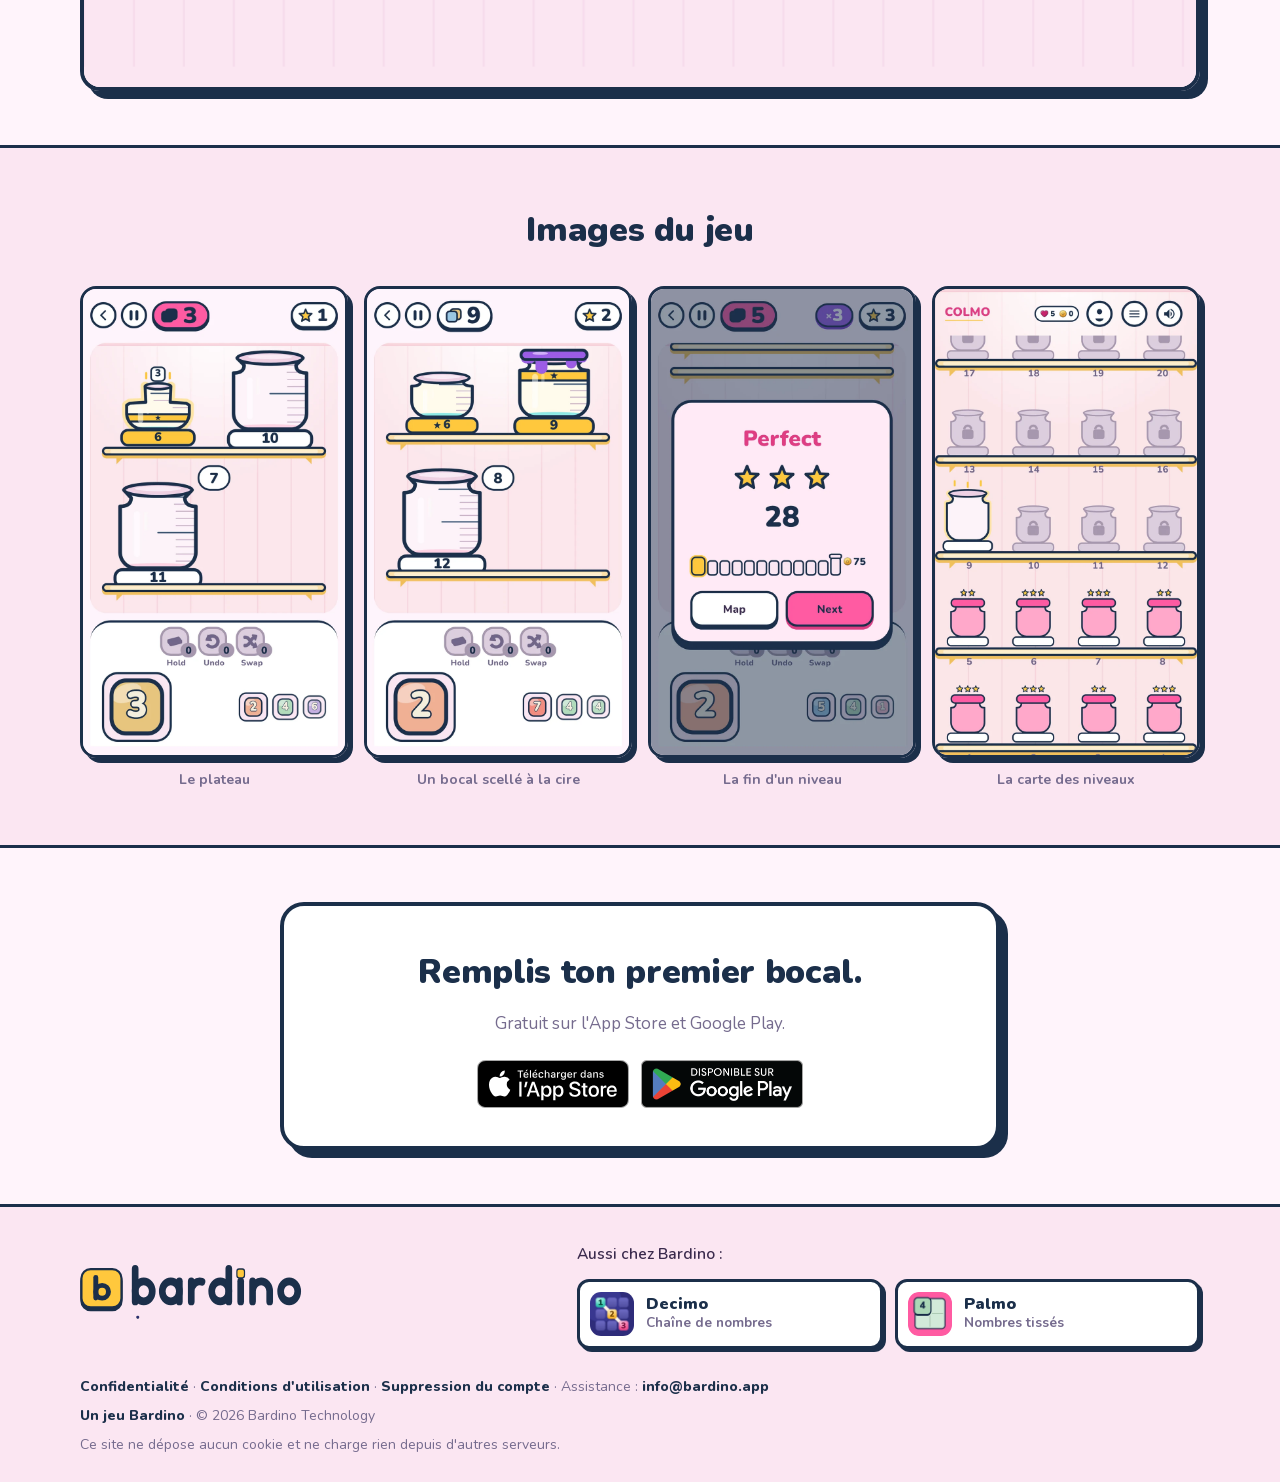
<file: fr/index.html>
<!DOCTYPE html>
<html lang="fr">
<head>
    <meta charset="UTF-8">
    <meta name="viewport" content="width=device-width, initial-scale=1.0">
    <meta name="description" content="Un puzzle de nombres apaisant : verse des nombres dans des bocaux jusqu'à ce que chacun soit exactement plein. 120 niveaux. Gratuit sur Android et iOS.">
    <meta name="robots" content="index, follow">
    <meta property="og:type" content="website">
    <meta property="og:url" content="https://colmo.bardino.app/fr/">
    <meta property="og:title" content="Colmo - Remplis les bocaux à ras bord">
    <meta property="og:description" content="Un puzzle de nombres apaisant : verse des nombres dans des bocaux jusqu'à ce que chacun soit exactement plein. 120 niveaux. Gratuit sur Android et iOS.">
    <meta property="og:image" content="https://colmo.bardino.app/assets/colmo_share.png">
    <meta property="og:image:width" content="1200">
    <meta property="og:image:height" content="630">
    <meta property="og:locale" content="fr_FR">
    <meta property="og:site_name" content="Colmo">
    <meta name="twitter:card" content="summary_large_image">
    <meta name="twitter:title" content="Colmo - Remplis les bocaux à ras bord">
    <meta name="twitter:description" content="Un puzzle de nombres apaisant : verse des nombres dans des bocaux jusqu'à ce que chacun soit exactement plein. 120 niveaux. Gratuit sur Android et iOS.">
    <meta name="twitter:image" content="https://colmo.bardino.app/assets/colmo_share.png">
    <meta name="theme-color" content="#FFF4FB" media="(prefers-color-scheme: light)">
    <meta name="theme-color" content="#3A2A4D" media="(prefers-color-scheme: dark)">
    <title>Colmo - Remplis les bocaux à ras bord</title>
    <link rel="canonical" href="https://colmo.bardino.app/fr/">
    <link rel="alternate" hreflang="en" href="https://colmo.bardino.app/">
    <link rel="alternate" hreflang="tr" href="https://colmo.bardino.app/tr/">
    <link rel="alternate" hreflang="de" href="https://colmo.bardino.app/de/">
    <link rel="alternate" hreflang="fr" href="https://colmo.bardino.app/fr/">
    <link rel="alternate" hreflang="es" href="https://colmo.bardino.app/es/">
    <link rel="alternate" hreflang="pt-BR" href="https://colmo.bardino.app/pt/">
    <link rel="alternate" hreflang="x-default" href="https://colmo.bardino.app/">
    <link rel="icon" type="image/png" href="/favicon.png">
    <link rel="apple-touch-icon" href="/assets/colmo_icon.png">
    <link rel="manifest" href="/manifest.json">
    <link rel="preload" href="/assets/fonts/nunito-400.woff2" as="font" type="font/woff2" crossorigin>
    <link rel="preload" href="/assets/fonts/nunito-900.woff2" as="font" type="font/woff2" crossorigin>
    <link rel="stylesheet" href="/css/style.css">
</head>
<body>
<header class="ust">
    <div class="kap">
        <a class="marka" href="/fr/">
            <img src="/assets/colmo_icon.png" alt="Colmo" width="40" height="40">
            <b>COLMO</b>
        </a>
        <div class="diller"><a href="/" hreflang="en" lang="en"><span class="dil-ad">English</span><span class="dil-kod" aria-hidden="true">EN</span></a><a href="/tr/" hreflang="tr" lang="tr"><span class="dil-ad">Türkçe</span><span class="dil-kod" aria-hidden="true">TR</span></a><a href="/de/" hreflang="de" lang="de"><span class="dil-ad">Deutsch</span><span class="dil-kod" aria-hidden="true">DE</span></a><a href="/fr/" hreflang="fr" lang="fr" aria-current="page"><span class="dil-ad">Français</span><span class="dil-kod" aria-hidden="true">FR</span></a><a href="/es/" hreflang="es" lang="es"><span class="dil-ad">Español</span><span class="dil-kod" aria-hidden="true">ES</span></a><a href="/pt/" hreflang="pt-BR" lang="pt-BR"><span class="dil-ad">Português</span><span class="dil-kod" aria-hidden="true">PT</span></a></div>
    </div>
</header>

<section class="kahraman">
    <div class="kap">
        <div>
            <h1>Remplis chaque bocal<br><em>à ras bord.</em></h1>
            <p class="alt">Colmo est un puzzle de nombres qui se joue d'une main et sans se presser. Tu verses des nombres dans des bocaux jusqu'à ce que chacun soit exactement plein. 120 niveaux, un mode infini et la petite satisfaction de chaque bocal rempli pile.</p>
            <p class="kucuk">Gratuit. Jouable hors ligne.</p>
            <div class="magaza"><a href="https://apps.apple.com/app/colmo-jar-puzzle/id6805859722"><img src="/assets/badges/fr/app_store.svg" alt="Colmo sur l'App Store" width="152" height="48"></a><a href="https://play.google.com/store/apps/details?id=com.bardino.colmo"><img src="/assets/badges/fr/google_play.png" alt="Colmo sur Google Play" width="162" height="48"></a></div>
        </div>
        <div class="telefon">
            <img src="/assets/shots/01_board.webp" alt="Le plateau" width="800" height="1422" loading="eager">
        </div>
    </div>
</section>

<section class="nasil">
    <div class="kap">
        <h2>Comment jouer</h2>
        <ol class="adimlar"><li class="adim"><h3>Remplis chaque bocal exactement</h3><p>Chaque bocal a une capacité. Verse les nombres que tu reçois jusqu'à ce qu'il soit exactement plein : un bocal plein éclate et rejoint l'étagère. Un nombre qui le ferait déborder est refusé.</p></li><li class="adim"><h3>Les bocaux étoilés sont l'objectif</h3><p>Fais éclater les bocaux étoilés pour gagner le niveau. Certains bocaux ont leurs propres règles : un col étroit n'accepte que les petits nombres, et un bocal scellé à la cire reste fermé jusqu'à ce qu'un bocal étoilé voisin éclate.</p></li><li class="adim"><h3>Trois jokers, pas d'horloge</h3><p><b>Garder</b> met le nombre en main de côté pour plus tard, <b>Annuler</b> annule ton dernier coup, <b>Échanger</b> échange le nombre en main contre un nouveau. Aucun niveau n'est chronométré. Finir avec des nombres d'avance donne plus d'étoiles.</p></li></ol>
    </div>
</section>

<section class="bant">
    <img src="/assets/colmo_share.png" alt="Bocaux Colmo sur une étagère" width="1200" height="630" loading="lazy">
</section>

<section class="duvar-bolum">
    <div class="kap">
        <h2>Images du jeu</h2>
        <div class="vitrin"><figure><img src="/assets/shots/01_board.webp" alt="Le plateau" width="800" height="1422" loading="lazy"><figcaption>Le plateau</figcaption></figure><figure><img src="/assets/shots/02_wax.webp" alt="Un bocal scellé à la cire" width="800" height="1422" loading="lazy"><figcaption>Un bocal scellé à la cire</figcaption></figure><figure><img src="/assets/shots/03_result.webp" alt="La fin d'un niveau" width="800" height="1422" loading="lazy"><figcaption>La fin d'un niveau</figcaption></figure><figure><img src="/assets/shots/04_map.webp" alt="La carte des niveaux" width="800" height="1422" loading="lazy"><figcaption>La carte des niveaux</figcaption></figure></div>
    </div>
</section>

<section class="kapanis">
    <div class="kap">
        <div class="kutu">
            <h2>Remplis ton premier bocal.</h2>
            <p class="bolum-alt">Gratuit sur l'App Store et Google Play.</p>
            <div class="magaza"><a href="https://apps.apple.com/app/colmo-jar-puzzle/id6805859722"><img src="/assets/badges/fr/app_store.svg" alt="Colmo sur l'App Store" width="152" height="48"></a><a href="https://play.google.com/store/apps/details?id=com.bardino.colmo"><img src="/assets/badges/fr/google_play.png" alt="Colmo sur Google Play" width="162" height="48"></a></div>
        </div>
    </div>
</section>

<script type="application/ld+json">
{
  "@context": "https://schema.org",
  "@type": "MobileApplication",
  "name": "Colmo",
  "applicationCategory": "GameApplication",
  "operatingSystem": "Android, iOS",
  "url": "https://colmo.bardino.app/",
  "image": "https://colmo.bardino.app/assets/colmo_share.png",
  "offers": {"@type": "Offer", "price": "0", "priceCurrency": "TRY"},
  "publisher": {"@type": "Organization", "name": "Bardino Technology"}
}
</script>
<footer class="aile">
    <div class="kap aile-ust">
        <a class="aile-marka" href="https://bardino.app/"><svg class="aile-logo bardino-intro" viewBox="0 0 600 150" data-bardino-intro role="img" aria-label="Bardino"><g class="bi-mark"><g transform="translate(0 6) scale(1.12)"><rect x="4.5" y="9.5" width="91" height="87" rx="21" class="bi-ef bi-es" stroke-width="5"/><rect x="4.5" y="3" width="91" height="87" rx="21" fill="#FFC83D" class="bi-es" stroke-width="5"/><g fill="none" stroke="#1B2F4A" stroke-width="11.2" stroke-linecap="round"><path d="M37.1 22.1V68.9"/><circle cx="51.5" cy="54.5" r="14.4"/></g></g></g><g class="bi-word"><g transform="translate(134 8) scale(.62)" fill="none" stroke="currentColor" stroke-width="28" stroke-linecap="round" stroke-linejoin="round"><path d="M16 19V136"/><circle cx="52" cy="100" r="36"/><circle cx="166" cy="100" r="36"/><path d="M202 64V136"/><path d="M252 64V136M252 100A36 36 0 0 1 297.32 65.23"/><circle cx="374" cy="100" r="36"/><path d="M410 19V136"/><path d="M460 64V136"/><path d="M510 64V136M510 100A36 36 0 0 1 582 100V136"/><circle cx="664" cy="100" r="36"/></g></g><g transform="translate(139 112) scale(.65)"><g class="bi-stone"><rect x="2" y="6" width="32" height="32" rx="9" class="bi-ef bi-es" stroke-width="3.5"/><rect x="2" y="2" width="32" height="32" rx="9" fill="#2E2C7A" class="bi-es" stroke-width="3.5"/></g><g class="bi-stone"><rect x="44" y="6" width="32" height="32" rx="9" class="bi-ef bi-es" stroke-width="3.5"/><rect x="44" y="2" width="32" height="32" rx="9" fill="#FF5BA3" class="bi-es" stroke-width="3.5"/></g><g class="bi-stone"><rect x="86" y="6" width="32" height="32" rx="9" class="bi-ef bi-es" stroke-width="3.5"/><rect x="86" y="2" width="32" height="32" rx="9" fill="#ABD7B6" class="bi-es" stroke-width="3.5"/></g></g><g class="bi-dot" transform="translate(419.2 30.94)"><rect x="-9.92" y="-19.84" width="19.84" height="19.84" rx="5.58" fill="#FFC83D" class="bi-es" stroke-width="3.1"/></g></svg></a>
        <div class="aile-kardes">
            <p>Aussi chez Bardino :</p>
            <ul><li><a href="https://decimo.bardino.app/fr/"><img src="/assets/aile/decimo.webp" alt="" width="44" height="44" loading="lazy"><span><b>Decimo</b><small>Chaîne de nombres</small></span></a></li><li><a href="https://palmo.bardino.app/fr/"><img src="/assets/aile/palmo.webp" alt="" width="44" height="44" loading="lazy"><span><b>Palmo</b><small>Nombres tissés</small></span></a></li></ul>
        </div>
    </div>
    <div class="kap aile-alt">
        <p class="f-baglantilar"><a href="/privacy.html">Confidentialité</a><span class="f-ayrac" aria-hidden="true"> · </span><a href="/terms.html">Conditions d'utilisation</a><span class="f-ayrac" aria-hidden="true"> · </span><a href="/account-deletion.html">Suppression du compte</a><span class="f-ayrac" aria-hidden="true"> · </span>Assistance : <!--email_off--><a href="mailto:info@bardino.app">info@bardino.app</a><!--/email_off--></p>
        <p class="f-imza"><a href="https://bardino.app/">Un jeu Bardino</a><span class="f-ayrac" aria-hidden="true"> · </span>&copy; 2026 Bardino Technology</p>
        <p class="f-not">Ce site ne dépose aucun cookie et ne charge rien depuis d'autres serveurs.</p>
    </div>
</footer>

<script src="/assets/bardino-intro.js" defer></script>
</body>
</html>
</file>
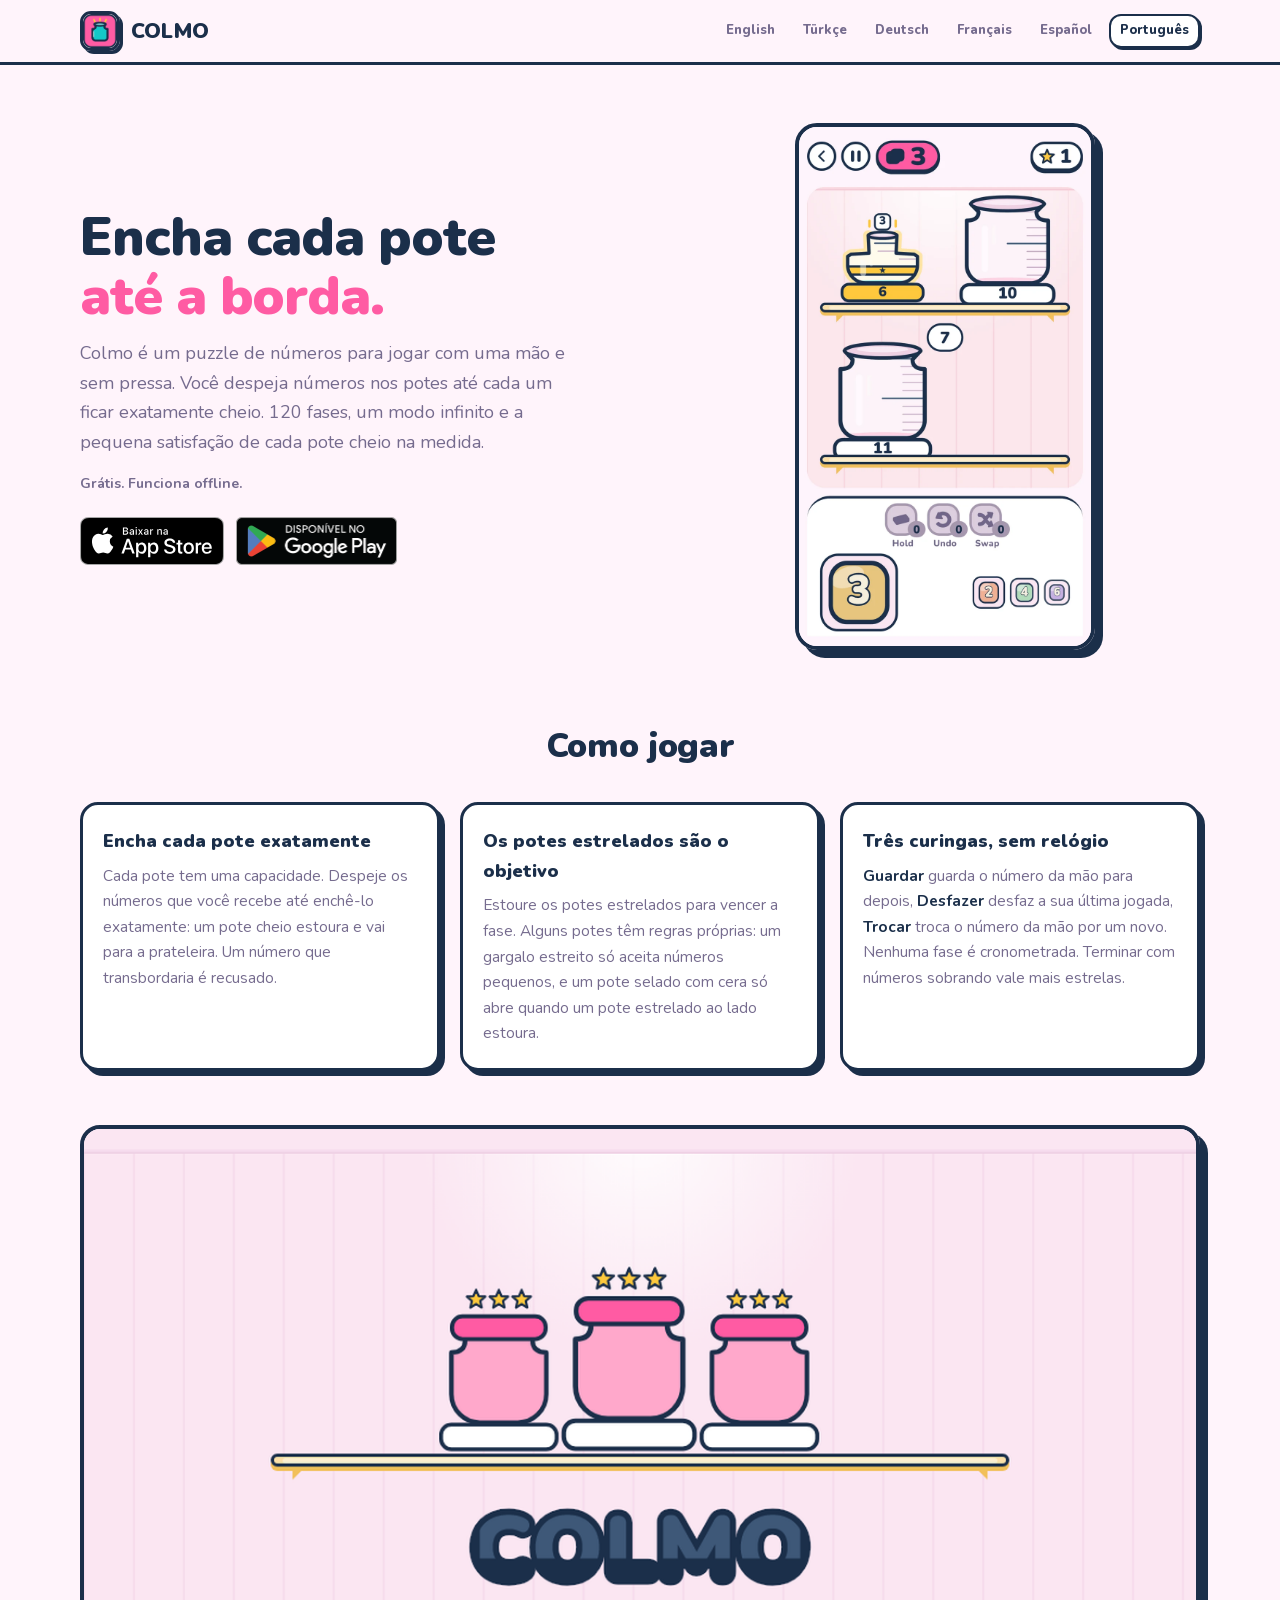
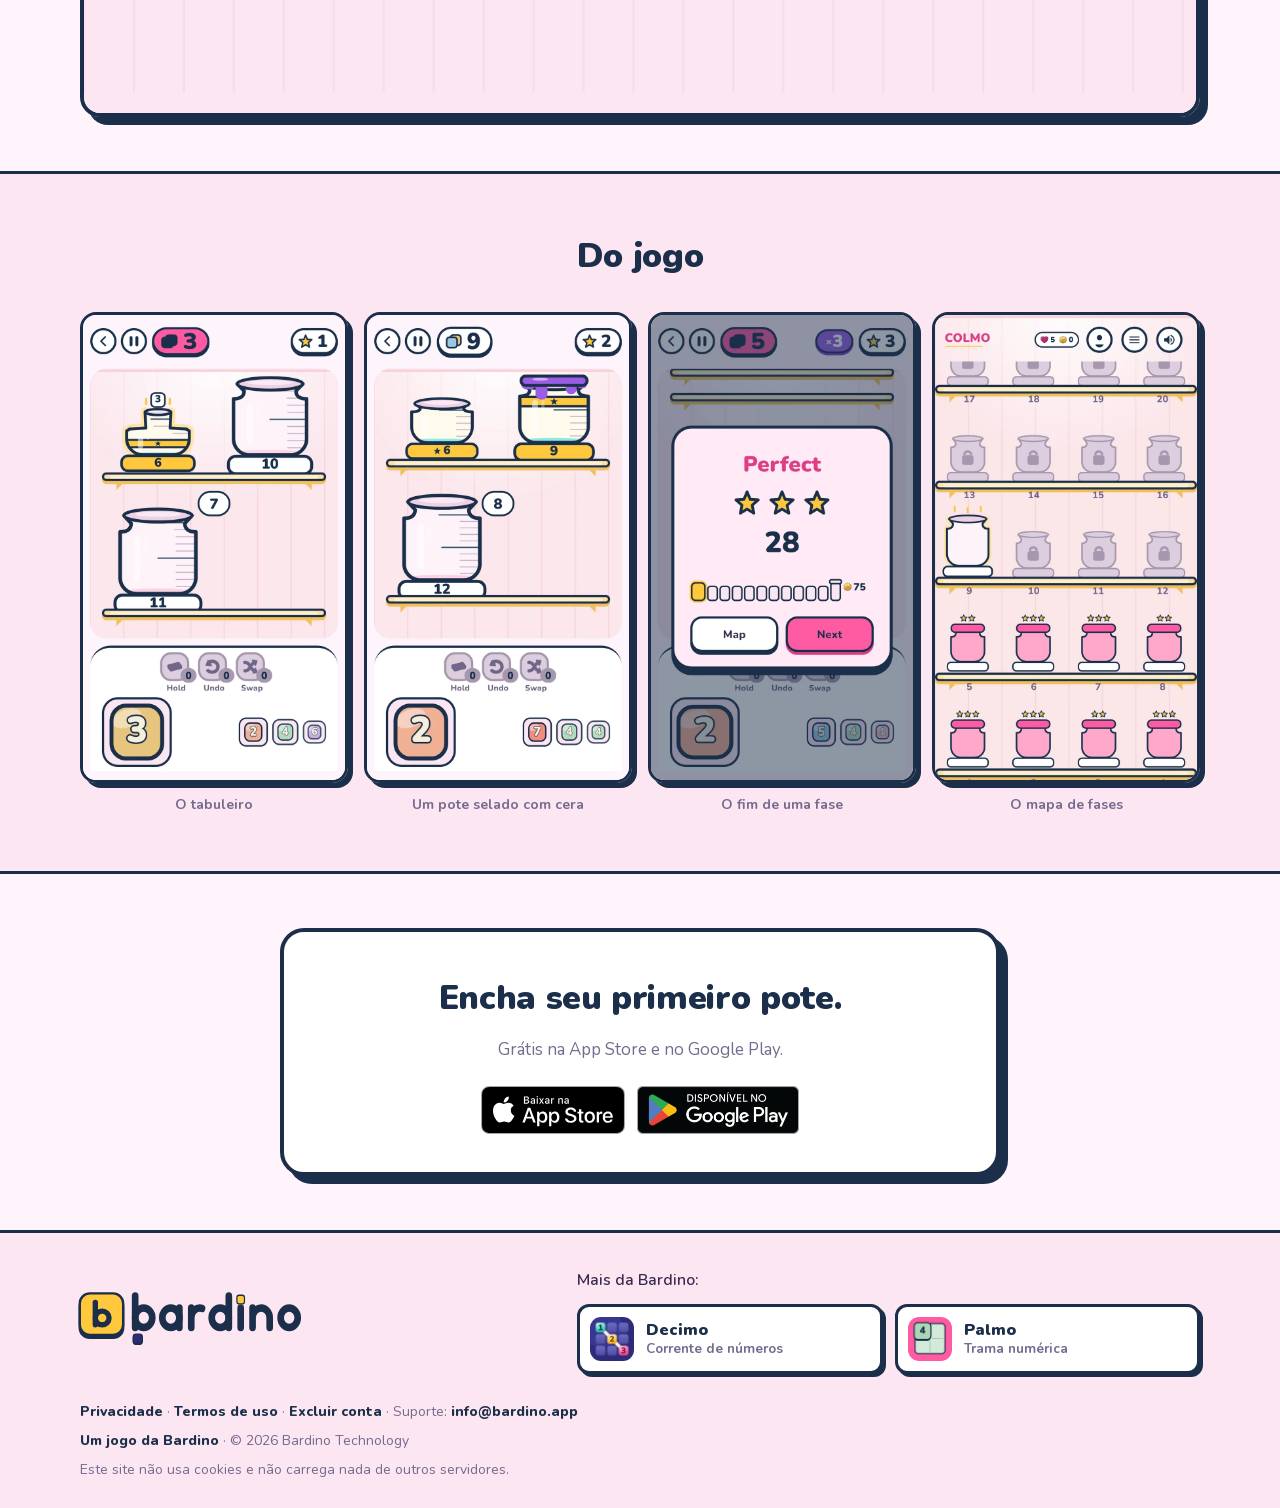
<file: pt/index.html>
<!DOCTYPE html>
<html lang="pt-BR">
<head>
    <meta charset="UTF-8">
    <meta name="viewport" content="width=device-width, initial-scale=1.0">
    <meta name="description" content="Um puzzle de números tranquilo: despeje números nos potes até cada um ficar exatamente cheio. 120 fases. Grátis para Android e iOS.">
    <meta name="robots" content="index, follow">
    <meta property="og:type" content="website">
    <meta property="og:url" content="https://colmo.bardino.app/pt/">
    <meta property="og:title" content="Colmo - Encha os potes até a borda">
    <meta property="og:description" content="Um puzzle de números tranquilo: despeje números nos potes até cada um ficar exatamente cheio. 120 fases. Grátis para Android e iOS.">
    <meta property="og:image" content="https://colmo.bardino.app/assets/colmo_share.png">
    <meta property="og:image:width" content="1200">
    <meta property="og:image:height" content="630">
    <meta property="og:locale" content="pt_BR">
    <meta property="og:site_name" content="Colmo">
    <meta name="twitter:card" content="summary_large_image">
    <meta name="twitter:title" content="Colmo - Encha os potes até a borda">
    <meta name="twitter:description" content="Um puzzle de números tranquilo: despeje números nos potes até cada um ficar exatamente cheio. 120 fases. Grátis para Android e iOS.">
    <meta name="twitter:image" content="https://colmo.bardino.app/assets/colmo_share.png">
    <meta name="theme-color" content="#FFF4FB" media="(prefers-color-scheme: light)">
    <meta name="theme-color" content="#3A2A4D" media="(prefers-color-scheme: dark)">
    <title>Colmo - Encha os potes até a borda</title>
    <link rel="canonical" href="https://colmo.bardino.app/pt/">
    <link rel="alternate" hreflang="en" href="https://colmo.bardino.app/">
    <link rel="alternate" hreflang="tr" href="https://colmo.bardino.app/tr/">
    <link rel="alternate" hreflang="de" href="https://colmo.bardino.app/de/">
    <link rel="alternate" hreflang="fr" href="https://colmo.bardino.app/fr/">
    <link rel="alternate" hreflang="es" href="https://colmo.bardino.app/es/">
    <link rel="alternate" hreflang="pt-BR" href="https://colmo.bardino.app/pt/">
    <link rel="alternate" hreflang="x-default" href="https://colmo.bardino.app/">
    <link rel="icon" type="image/png" href="/favicon.png">
    <link rel="apple-touch-icon" href="/assets/colmo_icon.png">
    <link rel="manifest" href="/manifest.json">
    <link rel="preload" href="/assets/fonts/nunito-400.woff2" as="font" type="font/woff2" crossorigin>
    <link rel="preload" href="/assets/fonts/nunito-900.woff2" as="font" type="font/woff2" crossorigin>
    <link rel="stylesheet" href="/css/style.css">
</head>
<body>
<header class="ust">
    <div class="kap">
        <a class="marka" href="/pt/">
            <img src="/assets/colmo_icon.png" alt="Colmo" width="40" height="40">
            <b>COLMO</b>
        </a>
        <div class="diller"><a href="/" hreflang="en" lang="en"><span class="dil-ad">English</span><span class="dil-kod" aria-hidden="true">EN</span></a><a href="/tr/" hreflang="tr" lang="tr"><span class="dil-ad">Türkçe</span><span class="dil-kod" aria-hidden="true">TR</span></a><a href="/de/" hreflang="de" lang="de"><span class="dil-ad">Deutsch</span><span class="dil-kod" aria-hidden="true">DE</span></a><a href="/fr/" hreflang="fr" lang="fr"><span class="dil-ad">Français</span><span class="dil-kod" aria-hidden="true">FR</span></a><a href="/es/" hreflang="es" lang="es"><span class="dil-ad">Español</span><span class="dil-kod" aria-hidden="true">ES</span></a><a href="/pt/" hreflang="pt-BR" lang="pt-BR" aria-current="page"><span class="dil-ad">Português</span><span class="dil-kod" aria-hidden="true">PT</span></a></div>
    </div>
</header>

<section class="kahraman">
    <div class="kap">
        <div>
            <h1>Encha cada pote<br><em>até a borda.</em></h1>
            <p class="alt">Colmo é um puzzle de números para jogar com uma mão e sem pressa. Você despeja números nos potes até cada um ficar exatamente cheio. 120 fases, um modo infinito e a pequena satisfação de cada pote cheio na medida.</p>
            <p class="kucuk">Grátis. Funciona offline.</p>
            <div class="magaza"><a href="https://apps.apple.com/app/colmo-jar-puzzle/id6805859722"><img src="/assets/badges/pt/app_store.svg" alt="Colmo na App Store" width="144" height="48"></a><a href="https://play.google.com/store/apps/details?id=com.bardino.colmo"><img src="/assets/badges/pt/google_play.png" alt="Colmo no Google Play" width="162" height="48"></a></div>
        </div>
        <div class="telefon">
            <img src="/assets/shots/01_board.webp" alt="O tabuleiro" width="800" height="1422" loading="eager">
        </div>
    </div>
</section>

<section class="nasil">
    <div class="kap">
        <h2>Como jogar</h2>
        <ol class="adimlar"><li class="adim"><h3>Encha cada pote exatamente</h3><p>Cada pote tem uma capacidade. Despeje os números que você recebe até enchê-lo exatamente: um pote cheio estoura e vai para a prateleira. Um número que transbordaria é recusado.</p></li><li class="adim"><h3>Os potes estrelados são o objetivo</h3><p>Estoure os potes estrelados para vencer a fase. Alguns potes têm regras próprias: um gargalo estreito só aceita números pequenos, e um pote selado com cera só abre quando um pote estrelado ao lado estoura.</p></li><li class="adim"><h3>Três curingas, sem relógio</h3><p><b>Guardar</b> guarda o número da mão para depois, <b>Desfazer</b> desfaz a sua última jogada, <b>Trocar</b> troca o número da mão por um novo. Nenhuma fase é cronometrada. Terminar com números sobrando vale mais estrelas.</p></li></ol>
    </div>
</section>

<section class="bant">
    <img src="/assets/colmo_share.png" alt="Potes do Colmo numa prateleira" width="1200" height="630" loading="lazy">
</section>

<section class="duvar-bolum">
    <div class="kap">
        <h2>Do jogo</h2>
        <div class="vitrin"><figure><img src="/assets/shots/01_board.webp" alt="O tabuleiro" width="800" height="1422" loading="lazy"><figcaption>O tabuleiro</figcaption></figure><figure><img src="/assets/shots/02_wax.webp" alt="Um pote selado com cera" width="800" height="1422" loading="lazy"><figcaption>Um pote selado com cera</figcaption></figure><figure><img src="/assets/shots/03_result.webp" alt="O fim de uma fase" width="800" height="1422" loading="lazy"><figcaption>O fim de uma fase</figcaption></figure><figure><img src="/assets/shots/04_map.webp" alt="O mapa de fases" width="800" height="1422" loading="lazy"><figcaption>O mapa de fases</figcaption></figure></div>
    </div>
</section>

<section class="kapanis">
    <div class="kap">
        <div class="kutu">
            <h2>Encha seu primeiro pote.</h2>
            <p class="bolum-alt">Grátis na App Store e no Google Play.</p>
            <div class="magaza"><a href="https://apps.apple.com/app/colmo-jar-puzzle/id6805859722"><img src="/assets/badges/pt/app_store.svg" alt="Colmo na App Store" width="144" height="48"></a><a href="https://play.google.com/store/apps/details?id=com.bardino.colmo"><img src="/assets/badges/pt/google_play.png" alt="Colmo no Google Play" width="162" height="48"></a></div>
        </div>
    </div>
</section>

<script type="application/ld+json">
{
  "@context": "https://schema.org",
  "@type": "MobileApplication",
  "name": "Colmo",
  "applicationCategory": "GameApplication",
  "operatingSystem": "Android, iOS",
  "url": "https://colmo.bardino.app/",
  "image": "https://colmo.bardino.app/assets/colmo_share.png",
  "offers": {"@type": "Offer", "price": "0", "priceCurrency": "TRY"},
  "publisher": {"@type": "Organization", "name": "Bardino Technology"}
}
</script>
<footer class="aile">
    <div class="kap aile-ust">
        <a class="aile-marka" href="https://bardino.app/"><svg class="aile-logo bardino-intro" viewBox="0 0 600 150" data-bardino-intro role="img" aria-label="Bardino"><g class="bi-mark"><g transform="translate(0 6) scale(1.12)"><rect x="4.5" y="9.5" width="91" height="87" rx="21" class="bi-ef bi-es" stroke-width="5"/><rect x="4.5" y="3" width="91" height="87" rx="21" fill="#FFC83D" class="bi-es" stroke-width="5"/><g fill="none" stroke="#1B2F4A" stroke-width="11.2" stroke-linecap="round"><path d="M37.1 22.1V68.9"/><circle cx="51.5" cy="54.5" r="14.4"/></g></g></g><g class="bi-word"><g transform="translate(134 8) scale(.62)" fill="none" stroke="currentColor" stroke-width="28" stroke-linecap="round" stroke-linejoin="round"><path d="M16 19V136"/><circle cx="52" cy="100" r="36"/><circle cx="166" cy="100" r="36"/><path d="M202 64V136"/><path d="M252 64V136M252 100A36 36 0 0 1 297.32 65.23"/><circle cx="374" cy="100" r="36"/><path d="M410 19V136"/><path d="M460 64V136"/><path d="M510 64V136M510 100A36 36 0 0 1 582 100V136"/><circle cx="664" cy="100" r="36"/></g></g><g transform="translate(139 112) scale(.65)"><g class="bi-stone"><rect x="2" y="6" width="32" height="32" rx="9" class="bi-ef bi-es" stroke-width="3.5"/><rect x="2" y="2" width="32" height="32" rx="9" fill="#2E2C7A" class="bi-es" stroke-width="3.5"/></g><g class="bi-stone"><rect x="44" y="6" width="32" height="32" rx="9" class="bi-ef bi-es" stroke-width="3.5"/><rect x="44" y="2" width="32" height="32" rx="9" fill="#FF5BA3" class="bi-es" stroke-width="3.5"/></g><g class="bi-stone"><rect x="86" y="6" width="32" height="32" rx="9" class="bi-ef bi-es" stroke-width="3.5"/><rect x="86" y="2" width="32" height="32" rx="9" fill="#ABD7B6" class="bi-es" stroke-width="3.5"/></g></g><g class="bi-dot" transform="translate(419.2 30.94)"><rect x="-9.92" y="-19.84" width="19.84" height="19.84" rx="5.58" fill="#FFC83D" class="bi-es" stroke-width="3.1"/></g></svg></a>
        <div class="aile-kardes">
            <p>Mais da Bardino:</p>
            <ul><li><a href="https://decimo.bardino.app/pt/"><img src="/assets/aile/decimo.webp" alt="" width="44" height="44" loading="lazy"><span><b>Decimo</b><small>Corrente de números</small></span></a></li><li><a href="https://palmo.bardino.app/pt/"><img src="/assets/aile/palmo.webp" alt="" width="44" height="44" loading="lazy"><span><b>Palmo</b><small>Trama numérica</small></span></a></li></ul>
        </div>
    </div>
    <div class="kap aile-alt">
        <p class="f-baglantilar"><a href="/privacy.html">Privacidade</a><span class="f-ayrac" aria-hidden="true"> · </span><a href="/terms.html">Termos de uso</a><span class="f-ayrac" aria-hidden="true"> · </span><a href="/account-deletion.html">Excluir conta</a><span class="f-ayrac" aria-hidden="true"> · </span>Suporte: <!--email_off--><a href="mailto:info@bardino.app">info@bardino.app</a><!--/email_off--></p>
        <p class="f-imza"><a href="https://bardino.app/">Um jogo da Bardino</a><span class="f-ayrac" aria-hidden="true"> · </span>&copy; 2026 Bardino Technology</p>
        <p class="f-not">Este site não usa cookies e não carrega nada de outros servidores.</p>
    </div>
</footer>

<script src="/assets/bardino-intro.js" defer></script>
</body>
</html>
</file>
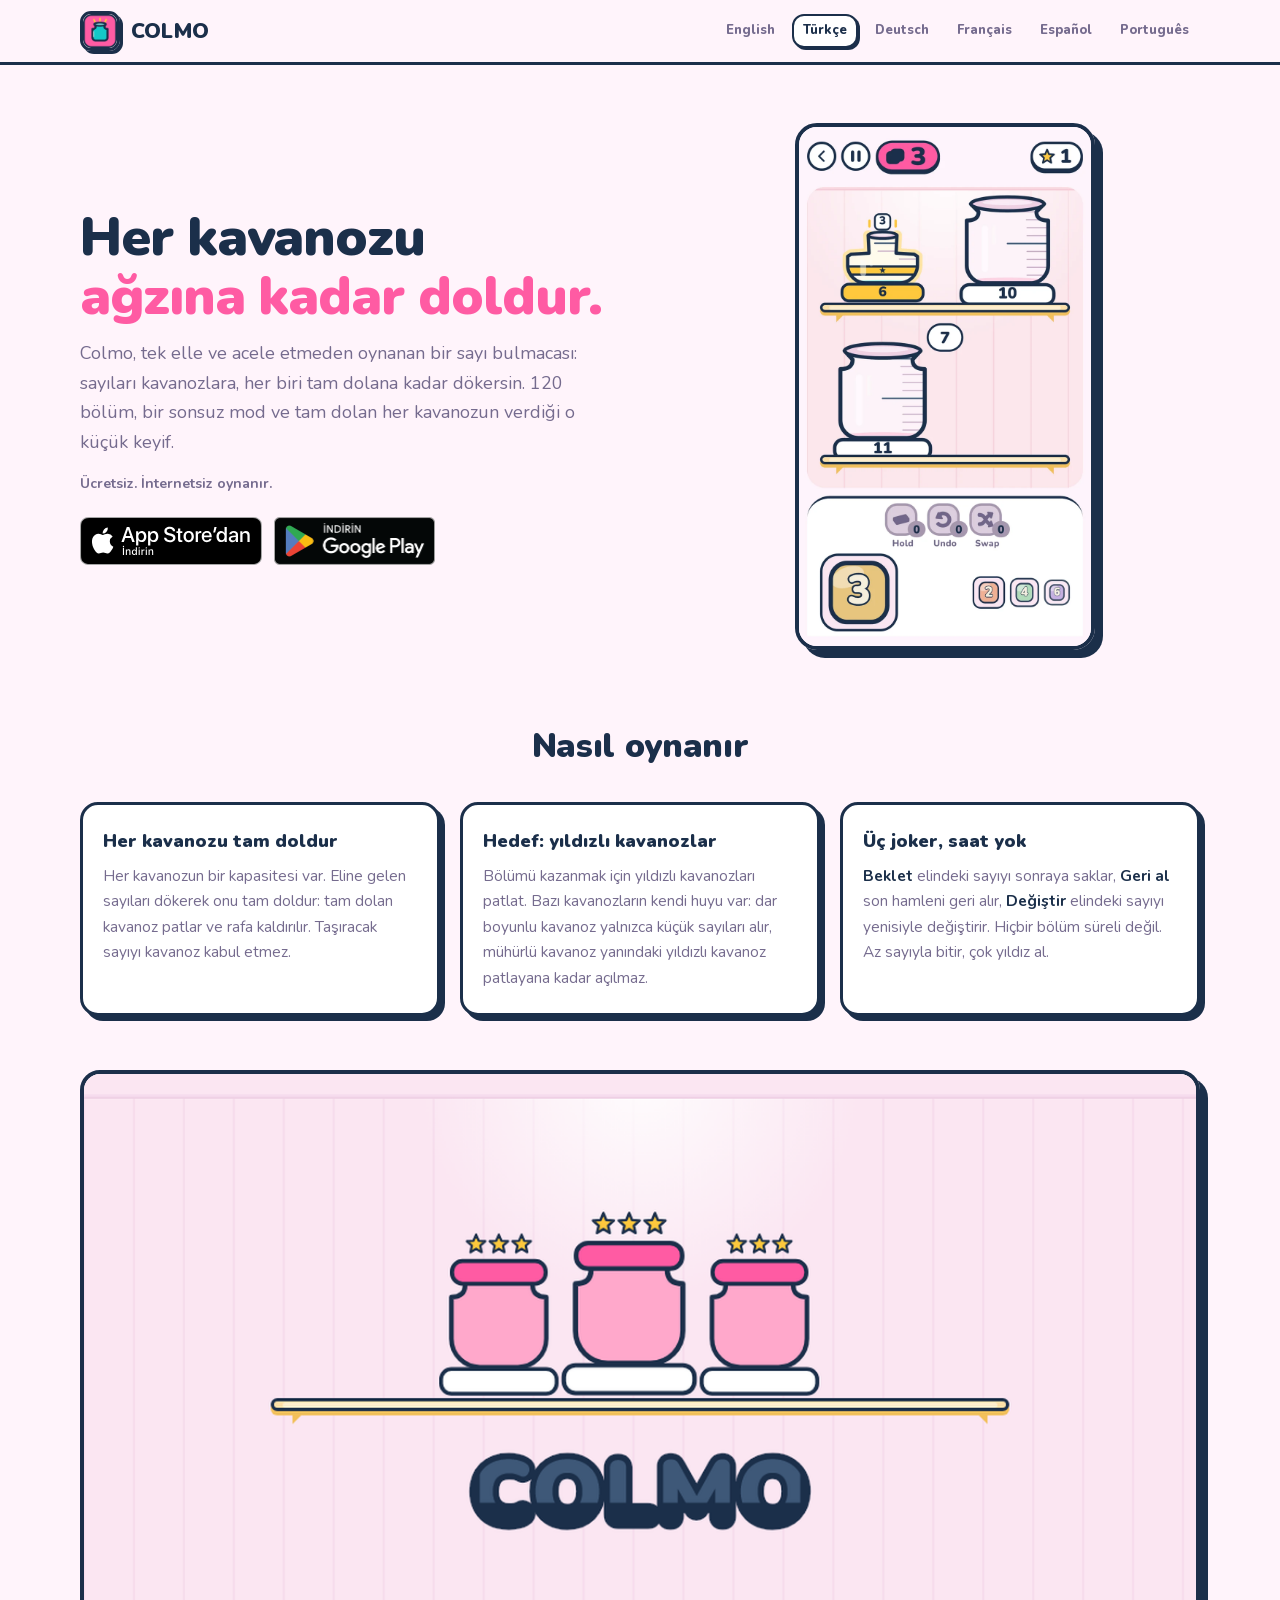
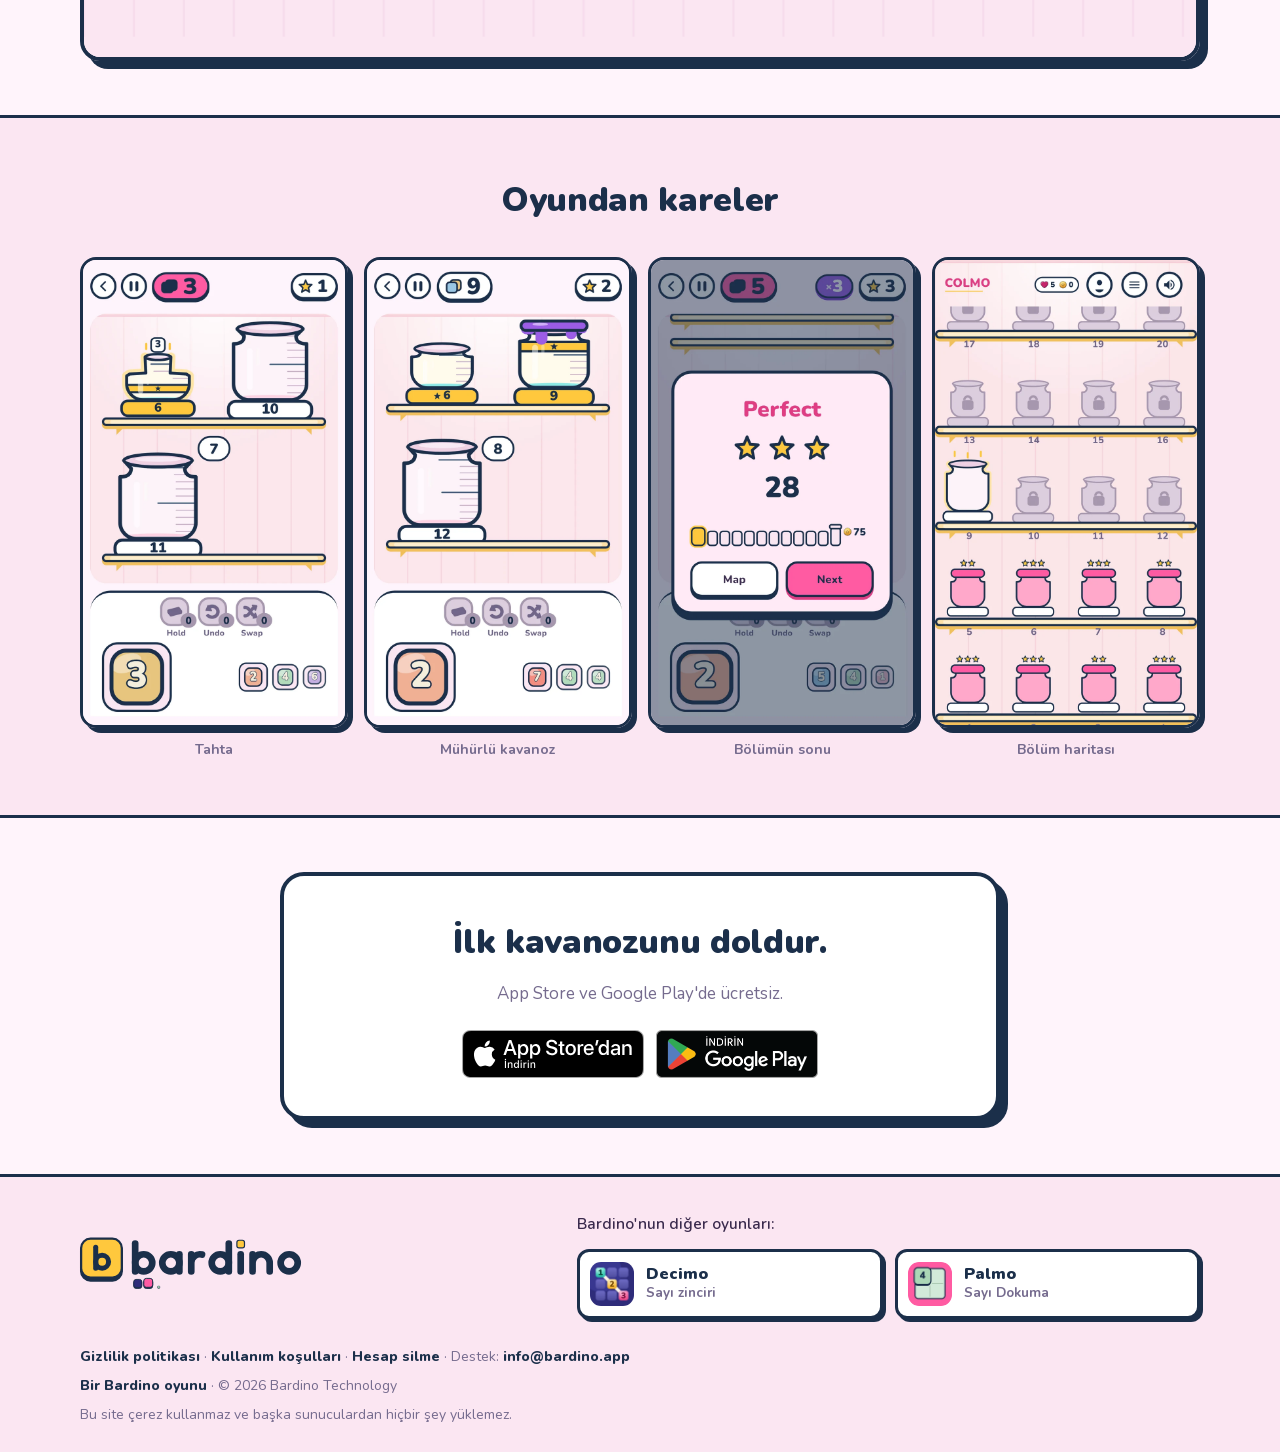
<file: tr/index.html>
<!DOCTYPE html>
<html lang="tr">
<head>
    <meta charset="UTF-8">
    <meta name="viewport" content="width=device-width, initial-scale=1.0">
    <meta name="description" content="Sakin bir sayı bulmacası: sayıları cam kavanozlara dök, her biri tam dolsun. 120 bölüm. Android ve iOS'ta ücretsiz.">
    <meta name="robots" content="index, follow">
    <meta property="og:type" content="website">
    <meta property="og:url" content="https://colmo.bardino.app/tr/">
    <meta property="og:title" content="Colmo - Kavanozları ağzına kadar doldur">
    <meta property="og:description" content="Sakin bir sayı bulmacası: sayıları cam kavanozlara dök, her biri tam dolsun. 120 bölüm. Android ve iOS'ta ücretsiz.">
    <meta property="og:image" content="https://colmo.bardino.app/assets/colmo_share.png">
    <meta property="og:image:width" content="1200">
    <meta property="og:image:height" content="630">
    <meta property="og:locale" content="tr_TR">
    <meta property="og:site_name" content="Colmo">
    <meta name="twitter:card" content="summary_large_image">
    <meta name="twitter:title" content="Colmo - Kavanozları ağzına kadar doldur">
    <meta name="twitter:description" content="Sakin bir sayı bulmacası: sayıları cam kavanozlara dök, her biri tam dolsun. 120 bölüm. Android ve iOS'ta ücretsiz.">
    <meta name="twitter:image" content="https://colmo.bardino.app/assets/colmo_share.png">
    <meta name="theme-color" content="#FFF4FB" media="(prefers-color-scheme: light)">
    <meta name="theme-color" content="#3A2A4D" media="(prefers-color-scheme: dark)">
    <title>Colmo - Kavanozları ağzına kadar doldur</title>
    <link rel="canonical" href="https://colmo.bardino.app/tr/">
    <link rel="alternate" hreflang="en" href="https://colmo.bardino.app/">
    <link rel="alternate" hreflang="tr" href="https://colmo.bardino.app/tr/">
    <link rel="alternate" hreflang="de" href="https://colmo.bardino.app/de/">
    <link rel="alternate" hreflang="fr" href="https://colmo.bardino.app/fr/">
    <link rel="alternate" hreflang="es" href="https://colmo.bardino.app/es/">
    <link rel="alternate" hreflang="pt-BR" href="https://colmo.bardino.app/pt/">
    <link rel="alternate" hreflang="x-default" href="https://colmo.bardino.app/">
    <link rel="icon" type="image/png" href="/favicon.png">
    <link rel="apple-touch-icon" href="/assets/colmo_icon.png">
    <link rel="manifest" href="/manifest.json">
    <link rel="preload" href="/assets/fonts/nunito-400.woff2" as="font" type="font/woff2" crossorigin>
    <link rel="preload" href="/assets/fonts/nunito-900.woff2" as="font" type="font/woff2" crossorigin>
    <link rel="stylesheet" href="/css/style.css">
</head>
<body>
<header class="ust">
    <div class="kap">
        <a class="marka" href="/tr/">
            <img src="/assets/colmo_icon.png" alt="Colmo" width="40" height="40">
            <b>COLMO</b>
        </a>
        <div class="diller"><a href="/" hreflang="en" lang="en"><span class="dil-ad">English</span><span class="dil-kod" aria-hidden="true">EN</span></a><a href="/tr/" hreflang="tr" lang="tr" aria-current="page"><span class="dil-ad">Türkçe</span><span class="dil-kod" aria-hidden="true">TR</span></a><a href="/de/" hreflang="de" lang="de"><span class="dil-ad">Deutsch</span><span class="dil-kod" aria-hidden="true">DE</span></a><a href="/fr/" hreflang="fr" lang="fr"><span class="dil-ad">Français</span><span class="dil-kod" aria-hidden="true">FR</span></a><a href="/es/" hreflang="es" lang="es"><span class="dil-ad">Español</span><span class="dil-kod" aria-hidden="true">ES</span></a><a href="/pt/" hreflang="pt-BR" lang="pt-BR"><span class="dil-ad">Português</span><span class="dil-kod" aria-hidden="true">PT</span></a></div>
    </div>
</header>

<section class="kahraman">
    <div class="kap">
        <div>
            <h1>Her kavanozu<br><em>ağzına kadar doldur.</em></h1>
            <p class="alt">Colmo, tek elle ve acele etmeden oynanan bir sayı bulmacası: sayıları kavanozlara, her biri tam dolana kadar dökersin. 120 bölüm, bir sonsuz mod ve tam dolan her kavanozun verdiği o küçük keyif.</p>
            <p class="kucuk">Ücretsiz. İnternetsiz oynanır.</p>
            <div class="magaza"><a href="https://apps.apple.com/app/colmo-jar-puzzle/id6805859722"><img src="/assets/badges/tr/app_store.svg" alt="App Store'da Colmo" width="182" height="48"></a><a href="https://play.google.com/store/apps/details?id=com.bardino.colmo"><img src="/assets/badges/tr/google_play.png" alt="Google Play'de Colmo" width="162" height="48"></a></div>
        </div>
        <div class="telefon">
            <img src="/assets/shots/01_board.webp" alt="Tahta" width="800" height="1422" loading="eager">
        </div>
    </div>
</section>

<section class="nasil">
    <div class="kap">
        <h2>Nasıl oynanır</h2>
        <ol class="adimlar"><li class="adim"><h3>Her kavanozu tam doldur</h3><p>Her kavanozun bir kapasitesi var. Eline gelen sayıları dökerek onu tam doldur: tam dolan kavanoz patlar ve rafa kaldırılır. Taşıracak sayıyı kavanoz kabul etmez.</p></li><li class="adim"><h3>Hedef: yıldızlı kavanozlar</h3><p>Bölümü kazanmak için yıldızlı kavanozları patlat. Bazı kavanozların kendi huyu var: dar boyunlu kavanoz yalnızca küçük sayıları alır, mühürlü kavanoz yanındaki yıldızlı kavanoz patlayana kadar açılmaz.</p></li><li class="adim"><h3>Üç joker, saat yok</h3><p><b>Beklet</b> elindeki sayıyı sonraya saklar, <b>Geri al</b> son hamleni geri alır, <b>Değiştir</b> elindeki sayıyı yenisiyle değiştirir. Hiçbir bölüm süreli değil. Az sayıyla bitir, çok yıldız al.</p></li></ol>
    </div>
</section>

<section class="bant">
    <img src="/assets/colmo_share.png" alt="Rafta duran Colmo kavanozları" width="1200" height="630" loading="lazy">
</section>

<section class="duvar-bolum">
    <div class="kap">
        <h2>Oyundan kareler</h2>
        <div class="vitrin"><figure><img src="/assets/shots/01_board.webp" alt="Tahta" width="800" height="1422" loading="lazy"><figcaption>Tahta</figcaption></figure><figure><img src="/assets/shots/02_wax.webp" alt="Mühürlü kavanoz" width="800" height="1422" loading="lazy"><figcaption>Mühürlü kavanoz</figcaption></figure><figure><img src="/assets/shots/03_result.webp" alt="Bölümün sonu" width="800" height="1422" loading="lazy"><figcaption>Bölümün sonu</figcaption></figure><figure><img src="/assets/shots/04_map.webp" alt="Bölüm haritası" width="800" height="1422" loading="lazy"><figcaption>Bölüm haritası</figcaption></figure></div>
    </div>
</section>

<section class="kapanis">
    <div class="kap">
        <div class="kutu">
            <h2>İlk kavanozunu doldur.</h2>
            <p class="bolum-alt">App Store ve Google Play'de ücretsiz.</p>
            <div class="magaza"><a href="https://apps.apple.com/app/colmo-jar-puzzle/id6805859722"><img src="/assets/badges/tr/app_store.svg" alt="App Store'da Colmo" width="182" height="48"></a><a href="https://play.google.com/store/apps/details?id=com.bardino.colmo"><img src="/assets/badges/tr/google_play.png" alt="Google Play'de Colmo" width="162" height="48"></a></div>
        </div>
    </div>
</section>

<script type="application/ld+json">
{
  "@context": "https://schema.org",
  "@type": "MobileApplication",
  "name": "Colmo",
  "applicationCategory": "GameApplication",
  "operatingSystem": "Android, iOS",
  "url": "https://colmo.bardino.app/",
  "image": "https://colmo.bardino.app/assets/colmo_share.png",
  "offers": {"@type": "Offer", "price": "0", "priceCurrency": "TRY"},
  "publisher": {"@type": "Organization", "name": "Bardino Technology"}
}
</script>
<footer class="aile">
    <div class="kap aile-ust">
        <a class="aile-marka" href="https://bardino.app/tr/"><svg class="aile-logo bardino-intro" viewBox="0 0 600 150" data-bardino-intro role="img" aria-label="Bardino"><g class="bi-mark"><g transform="translate(0 6) scale(1.12)"><rect x="4.5" y="9.5" width="91" height="87" rx="21" class="bi-ef bi-es" stroke-width="5"/><rect x="4.5" y="3" width="91" height="87" rx="21" fill="#FFC83D" class="bi-es" stroke-width="5"/><g fill="none" stroke="#1B2F4A" stroke-width="11.2" stroke-linecap="round"><path d="M37.1 22.1V68.9"/><circle cx="51.5" cy="54.5" r="14.4"/></g></g></g><g class="bi-word"><g transform="translate(134 8) scale(.62)" fill="none" stroke="currentColor" stroke-width="28" stroke-linecap="round" stroke-linejoin="round"><path d="M16 19V136"/><circle cx="52" cy="100" r="36"/><circle cx="166" cy="100" r="36"/><path d="M202 64V136"/><path d="M252 64V136M252 100A36 36 0 0 1 297.32 65.23"/><circle cx="374" cy="100" r="36"/><path d="M410 19V136"/><path d="M460 64V136"/><path d="M510 64V136M510 100A36 36 0 0 1 582 100V136"/><circle cx="664" cy="100" r="36"/></g></g><g transform="translate(139 112) scale(.65)"><g class="bi-stone"><rect x="2" y="6" width="32" height="32" rx="9" class="bi-ef bi-es" stroke-width="3.5"/><rect x="2" y="2" width="32" height="32" rx="9" fill="#2E2C7A" class="bi-es" stroke-width="3.5"/></g><g class="bi-stone"><rect x="44" y="6" width="32" height="32" rx="9" class="bi-ef bi-es" stroke-width="3.5"/><rect x="44" y="2" width="32" height="32" rx="9" fill="#FF5BA3" class="bi-es" stroke-width="3.5"/></g><g class="bi-stone"><rect x="86" y="6" width="32" height="32" rx="9" class="bi-ef bi-es" stroke-width="3.5"/><rect x="86" y="2" width="32" height="32" rx="9" fill="#ABD7B6" class="bi-es" stroke-width="3.5"/></g></g><g class="bi-dot" transform="translate(419.2 30.94)"><rect x="-9.92" y="-19.84" width="19.84" height="19.84" rx="5.58" fill="#FFC83D" class="bi-es" stroke-width="3.1"/></g></svg></a>
        <div class="aile-kardes">
            <p>Bardino'nun diğer oyunları:</p>
            <ul><li><a href="https://decimo.bardino.app/tr/"><img src="/assets/aile/decimo.webp" alt="" width="44" height="44" loading="lazy"><span><b>Decimo</b><small>Sayı zinciri</small></span></a></li><li><a href="https://palmo.bardino.app/tr/"><img src="/assets/aile/palmo.webp" alt="" width="44" height="44" loading="lazy"><span><b>Palmo</b><small>Sayı Dokuma</small></span></a></li></ul>
        </div>
    </div>
    <div class="kap aile-alt">
        <p class="f-baglantilar"><a href="/tr/privacy.html">Gizlilik politikası</a><span class="f-ayrac" aria-hidden="true"> · </span><a href="/tr/terms.html">Kullanım koşulları</a><span class="f-ayrac" aria-hidden="true"> · </span><a href="/tr/account-deletion.html">Hesap silme</a><span class="f-ayrac" aria-hidden="true"> · </span>Destek: <!--email_off--><a href="mailto:info@bardino.app">info@bardino.app</a><!--/email_off--></p>
        <p class="f-imza"><a href="https://bardino.app/tr/">Bir Bardino oyunu</a><span class="f-ayrac" aria-hidden="true"> · </span>&copy; 2026 Bardino Technology</p>
        <p class="f-not">Bu site çerez kullanmaz ve başka sunuculardan hiçbir şey yüklemez.</p>
    </div>
</footer>

<script src="/assets/bardino-intro.js" defer></script>
</body>
</html>
</file>
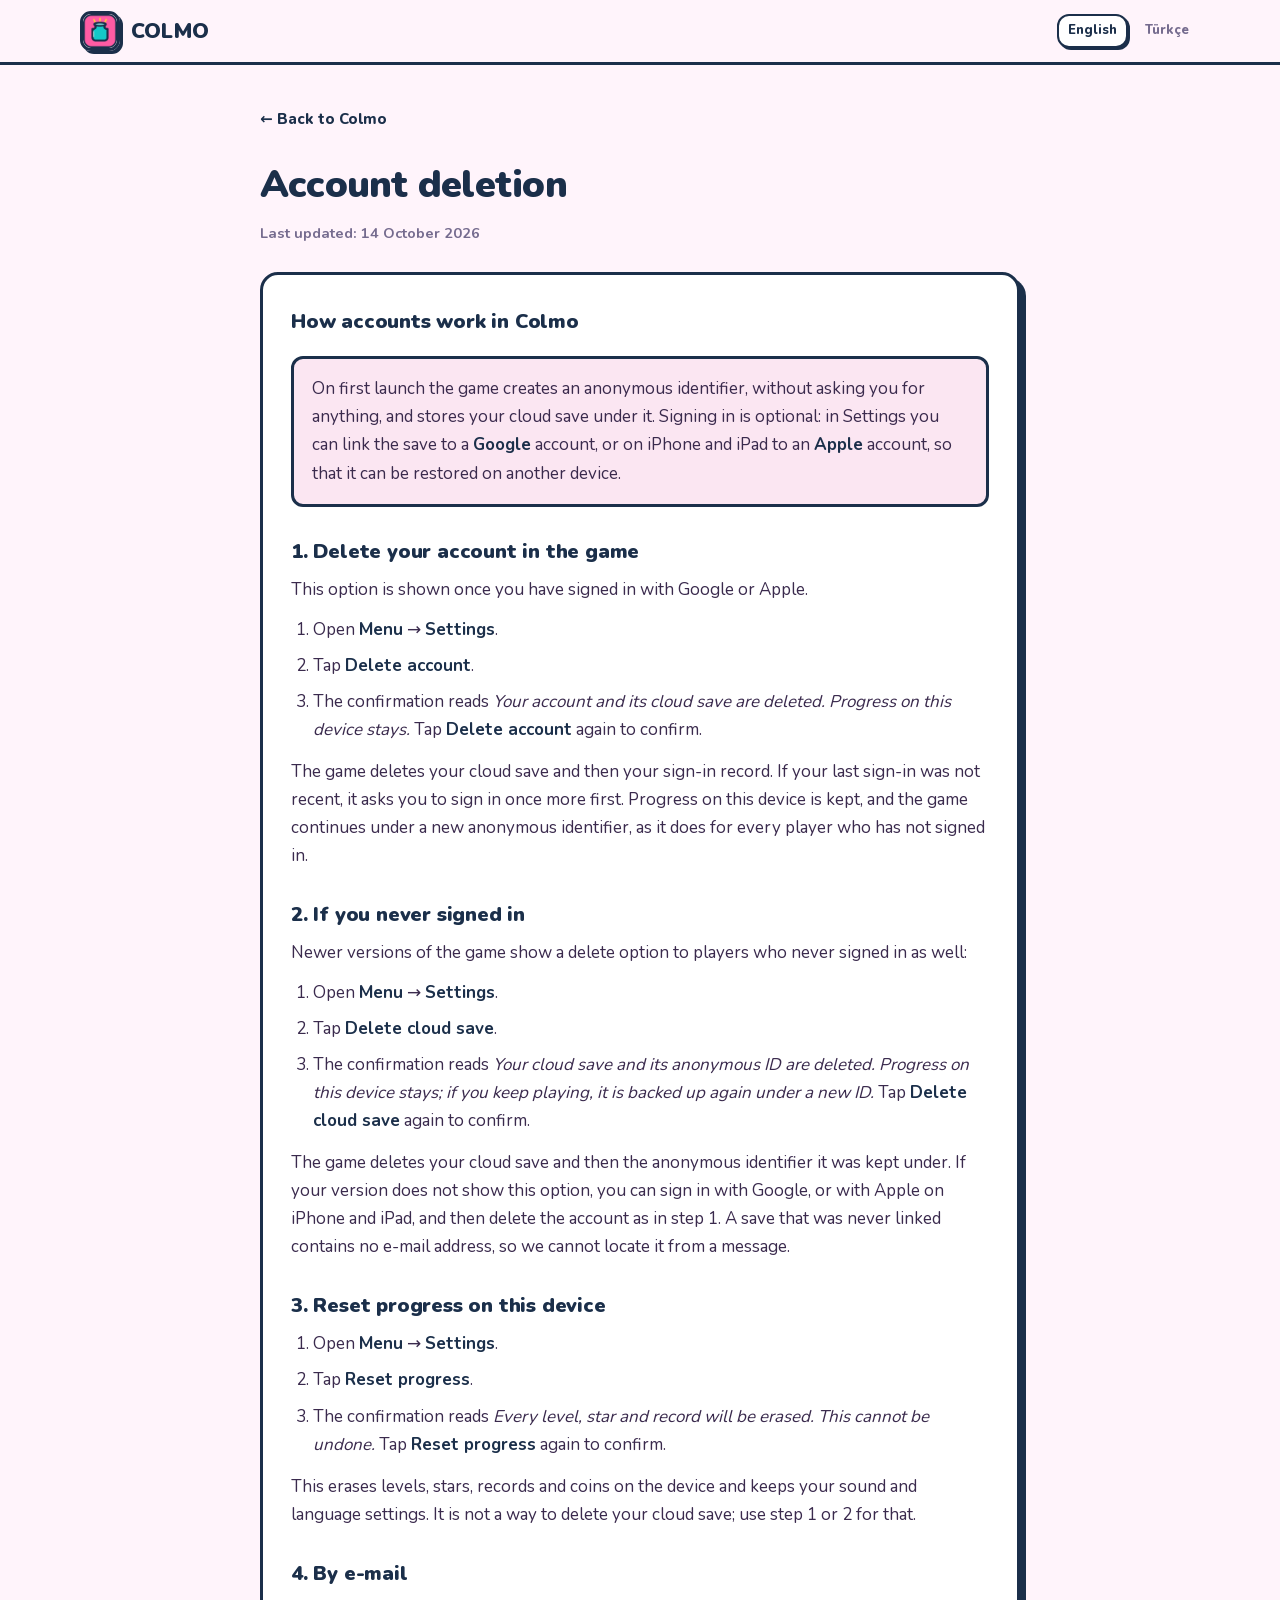
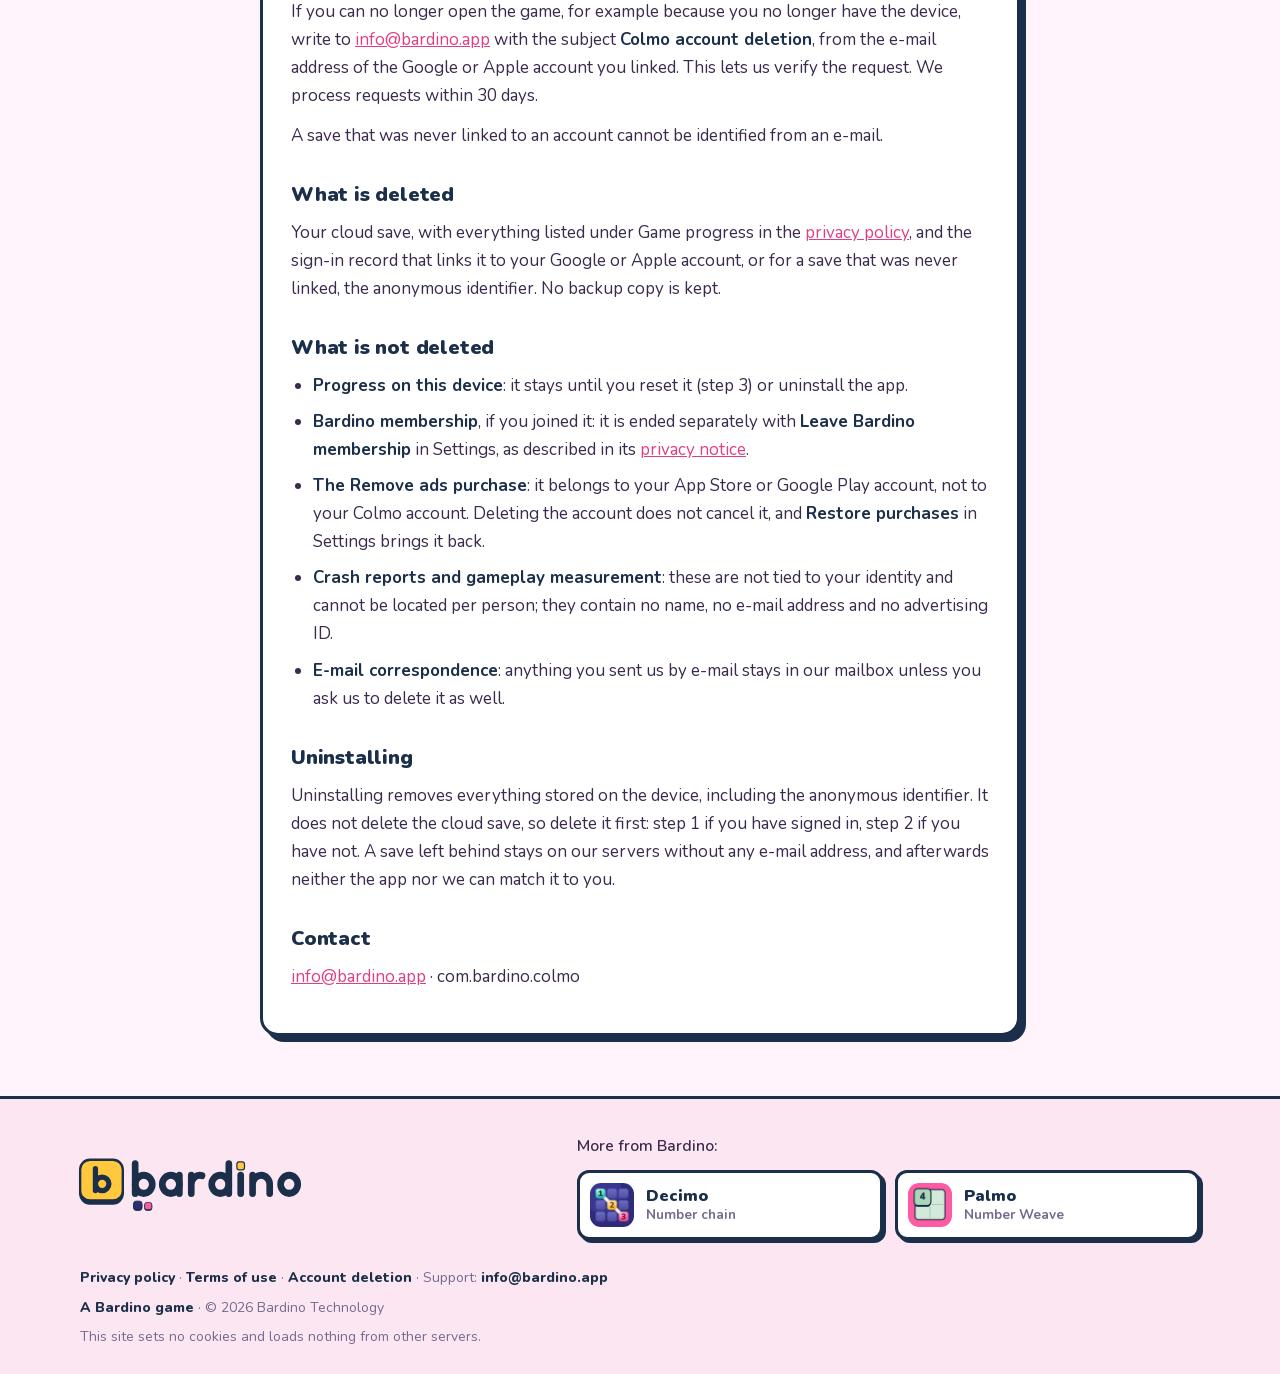
<file: account-deletion.html>
<!DOCTYPE html>
<html lang="en">
<head>
    <meta charset="UTF-8">
    <meta name="viewport" content="width=device-width, initial-scale=1.0">
    <meta name="description" content="How to delete your Colmo account and cloud save in the game or by e-mail, and what is kept afterwards.">
    <meta name="robots" content="index, follow">
    <meta property="og:type" content="website">
    <meta property="og:url" content="https://colmo.bardino.app/account-deletion.html">
    <meta property="og:title" content="Account deletion - Colmo">
    <meta property="og:description" content="How to delete your Colmo account and cloud save in the game or by e-mail, and what is kept afterwards.">
    <meta property="og:image" content="https://colmo.bardino.app/assets/colmo_share.png">
    <meta property="og:image:width" content="1200">
    <meta property="og:image:height" content="630">
    <meta property="og:locale" content="en_US">
    <meta property="og:site_name" content="Colmo">
    <meta name="twitter:card" content="summary_large_image">
    <meta name="twitter:title" content="Account deletion - Colmo">
    <meta name="twitter:description" content="How to delete your Colmo account and cloud save in the game or by e-mail, and what is kept afterwards.">
    <meta name="twitter:image" content="https://colmo.bardino.app/assets/colmo_share.png">
    <meta name="theme-color" content="#FFF4FB" media="(prefers-color-scheme: light)">
    <meta name="theme-color" content="#3A2A4D" media="(prefers-color-scheme: dark)">
    <title>Account deletion - Colmo</title>
    <link rel="canonical" href="https://colmo.bardino.app/account-deletion.html">
    <link rel="alternate" hreflang="en" href="https://colmo.bardino.app/account-deletion.html">
    <link rel="alternate" hreflang="tr" href="https://colmo.bardino.app/tr/account-deletion.html">
    <link rel="alternate" hreflang="x-default" href="https://colmo.bardino.app/account-deletion.html">
    <link rel="icon" type="image/png" href="/favicon.png">
    <link rel="apple-touch-icon" href="/assets/colmo_icon.png">
    <link rel="manifest" href="/manifest.json">
    <link rel="preload" href="/assets/fonts/nunito-400.woff2" as="font" type="font/woff2" crossorigin>
    <link rel="preload" href="/assets/fonts/nunito-900.woff2" as="font" type="font/woff2" crossorigin>
    <link rel="stylesheet" href="/css/legal.css">
</head>
<body>
<header class="ust">
    <div class="kap">
        <a class="marka" href="/">
            <img src="/assets/colmo_icon.png" alt="Colmo" width="40" height="40">
            <b>COLMO</b>
        </a>
        <div class="diller"><a href="/account-deletion.html" hreflang="en" lang="en" aria-current="page"><span class="dil-ad">English</span><span class="dil-kod" aria-hidden="true">EN</span></a><a href="/tr/account-deletion.html" hreflang="tr" lang="tr"><span class="dil-ad">Türkçe</span><span class="dil-kod" aria-hidden="true">TR</span></a></div>
    </div>
</header>

<section class="yasal">
    <div class="kap">
        <a class="geri" href="/">&larr; Back to Colmo</a>
        <h1>Account deletion</h1>
        <p class="tarih">Last updated: <time datetime="2026-10-14">14 October 2026</time></p>
        <div class="govde"><h2>How accounts work in Colmo</h2><div class="vurgu"><p>On first launch the game creates an anonymous identifier, without asking you for anything, and stores your cloud save under it. Signing in is optional: in Settings you can link the save to a <strong>Google</strong> account, or on iPhone and iPad to an <strong>Apple</strong> account, so that it can be restored on another device.</p></div><h2>1. Delete your account in the game</h2><p>This option is shown once you have signed in with Google or Apple.</p><ol><li>Open <strong>Menu</strong> &rarr; <strong>Settings</strong>.</li><li>Tap <strong>Delete account</strong>.</li><li>The confirmation reads <em>Your account and its cloud save are deleted. Progress on this device stays.</em> Tap <strong>Delete account</strong> again to confirm.</li></ol><p>The game deletes your cloud save and then your sign-in record. If your last sign-in was not recent, it asks you to sign in once more first. Progress on this device is kept, and the game continues under a new anonymous identifier, as it does for every player who has not signed in.</p><h2>2. If you never signed in</h2><p>Newer versions of the game show a delete option to players who never signed in as well:</p><ol><li>Open <strong>Menu</strong> &rarr; <strong>Settings</strong>.</li><li>Tap <strong>Delete cloud save</strong>.</li><li>The confirmation reads <em>Your cloud save and its anonymous ID are deleted. Progress on this device stays; if you keep playing, it is backed up again under a new ID.</em> Tap <strong>Delete cloud save</strong> again to confirm.</li></ol><p>The game deletes your cloud save and then the anonymous identifier it was kept under. If your version does not show this option, you can sign in with Google, or with Apple on iPhone and iPad, and then delete the account as in step 1. A save that was never linked contains no e-mail address, so we cannot locate it from a message.</p><h2>3. Reset progress on this device</h2><ol><li>Open <strong>Menu</strong> &rarr; <strong>Settings</strong>.</li><li>Tap <strong>Reset progress</strong>.</li><li>The confirmation reads <em>Every level, star and record will be erased. This cannot be undone.</em> Tap <strong>Reset progress</strong> again to confirm.</li></ol><p>This erases levels, stars, records and coins on the device and keeps your sound and language settings. It is not a way to delete your cloud save; use step 1 or 2 for that.</p><h2>4. By e-mail</h2><p>If you can no longer open the game, for example because you no longer have the device, write to <!--email_off--><a href="mailto:info@bardino.app?subject=Colmo%20account%20deletion">info@bardino.app</a><!--/email_off--> with the subject <strong>Colmo account deletion</strong>, from the e-mail address of the Google or Apple account you linked. This lets us verify the request. We process requests within 30 days.</p><p>A save that was never linked to an account cannot be identified from an e-mail.</p><h2>What is deleted</h2><p>Your cloud save, with everything listed under Game progress in the <a href="/privacy.html">privacy policy</a>, and the sign-in record that links it to your Google or Apple account, or for a save that was never linked, the anonymous identifier. No backup copy is kept.</p><h2>What is not deleted</h2><ul><li><strong>Progress on this device</strong>: it stays until you reset it (step 3) or uninstall the app.</li><li><strong>Bardino membership</strong>, if you joined it: it is ended separately with <strong>Leave Bardino membership</strong> in Settings, as described in its <a href="https://bardino.app/uyelik/aydinlatma#en">privacy notice</a>.</li><li><strong>The Remove ads purchase</strong>: it belongs to your App Store or Google Play account, not to your Colmo account. Deleting the account does not cancel it, and <strong>Restore purchases</strong> in Settings brings it back.</li><li><strong>Crash reports and gameplay measurement</strong>: these are not tied to your identity and cannot be located per person; they contain no name, no e-mail address and no advertising ID.</li><li><strong>E-mail correspondence</strong>: anything you sent us by e-mail stays in our mailbox unless you ask us to delete it as well.</li></ul><h2>Uninstalling</h2><p>Uninstalling removes everything stored on the device, including the anonymous identifier. It does not delete the cloud save, so delete it first: step 1 if you have signed in, step 2 if you have not. A save left behind stays on our servers without any e-mail address, and afterwards neither the app nor we can match it to you.</p><h2>Contact</h2><p><!--email_off--><a href="mailto:info@bardino.app">info@bardino.app</a><!--/email_off--> &middot; com.bardino.colmo</p></div>
    </div>
</section>
<footer class="aile">
    <div class="kap aile-ust">
        <a class="aile-marka" href="https://bardino.app/"><svg class="aile-logo bardino-intro" viewBox="0 0 600 150" data-bardino-intro role="img" aria-label="Bardino"><g class="bi-mark"><g transform="translate(0 6) scale(1.12)"><rect x="4.5" y="9.5" width="91" height="87" rx="21" class="bi-ef bi-es" stroke-width="5"/><rect x="4.5" y="3" width="91" height="87" rx="21" fill="#FFC83D" class="bi-es" stroke-width="5"/><g fill="none" stroke="#1B2F4A" stroke-width="11.2" stroke-linecap="round"><path d="M37.1 22.1V68.9"/><circle cx="51.5" cy="54.5" r="14.4"/></g></g></g><g class="bi-word"><g transform="translate(134 8) scale(.62)" fill="none" stroke="currentColor" stroke-width="28" stroke-linecap="round" stroke-linejoin="round"><path d="M16 19V136"/><circle cx="52" cy="100" r="36"/><circle cx="166" cy="100" r="36"/><path d="M202 64V136"/><path d="M252 64V136M252 100A36 36 0 0 1 297.32 65.23"/><circle cx="374" cy="100" r="36"/><path d="M410 19V136"/><path d="M460 64V136"/><path d="M510 64V136M510 100A36 36 0 0 1 582 100V136"/><circle cx="664" cy="100" r="36"/></g></g><g transform="translate(139 112) scale(.65)"><g class="bi-stone"><rect x="2" y="6" width="32" height="32" rx="9" class="bi-ef bi-es" stroke-width="3.5"/><rect x="2" y="2" width="32" height="32" rx="9" fill="#2E2C7A" class="bi-es" stroke-width="3.5"/></g><g class="bi-stone"><rect x="44" y="6" width="32" height="32" rx="9" class="bi-ef bi-es" stroke-width="3.5"/><rect x="44" y="2" width="32" height="32" rx="9" fill="#FF5BA3" class="bi-es" stroke-width="3.5"/></g><g class="bi-stone"><rect x="86" y="6" width="32" height="32" rx="9" class="bi-ef bi-es" stroke-width="3.5"/><rect x="86" y="2" width="32" height="32" rx="9" fill="#ABD7B6" class="bi-es" stroke-width="3.5"/></g></g><g class="bi-dot" transform="translate(419.2 30.94)"><rect x="-9.92" y="-19.84" width="19.84" height="19.84" rx="5.58" fill="#FFC83D" class="bi-es" stroke-width="3.1"/></g></svg></a>
        <div class="aile-kardes">
            <p>More from Bardino:</p>
            <ul><li><a href="https://decimo.bardino.app/"><img src="/assets/aile/decimo.webp" alt="" width="44" height="44" loading="lazy"><span><b>Decimo</b><small>Number chain</small></span></a></li><li><a href="https://palmo.bardino.app/"><img src="/assets/aile/palmo.webp" alt="" width="44" height="44" loading="lazy"><span><b>Palmo</b><small>Number Weave</small></span></a></li></ul>
        </div>
    </div>
    <div class="kap aile-alt">
        <p class="f-baglantilar"><a href="/privacy.html">Privacy policy</a><span class="f-ayrac" aria-hidden="true"> · </span><a href="/terms.html">Terms of use</a><span class="f-ayrac" aria-hidden="true"> · </span><a href="/account-deletion.html">Account deletion</a><span class="f-ayrac" aria-hidden="true"> · </span>Support: <!--email_off--><a href="mailto:info@bardino.app">info@bardino.app</a><!--/email_off--></p>
        <p class="f-imza"><a href="https://bardino.app/">A Bardino game</a><span class="f-ayrac" aria-hidden="true"> · </span>&copy; 2026 Bardino Technology</p>
        <p class="f-not">This site sets no cookies and loads nothing from other servers.</p>
    </div>
</footer>

<script src="/assets/bardino-intro.js" defer></script>
</body>
</html>
</file>
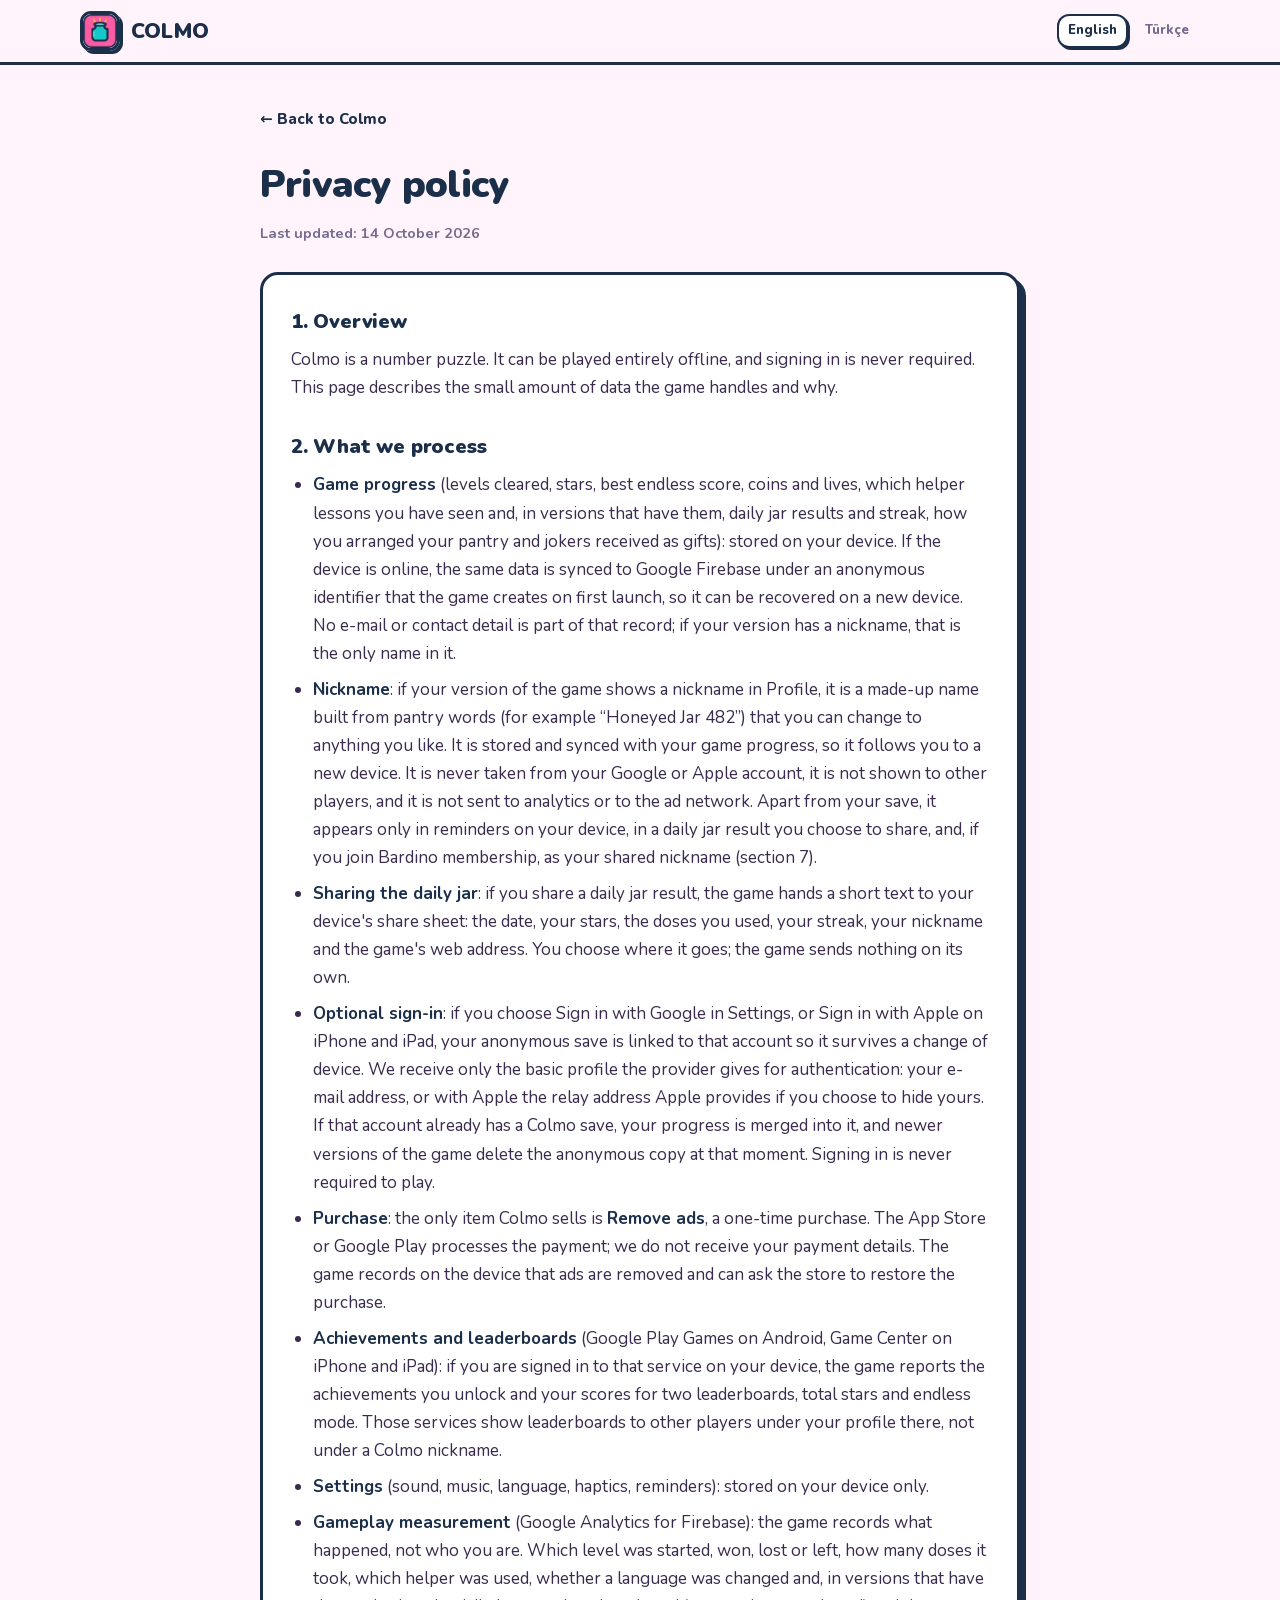
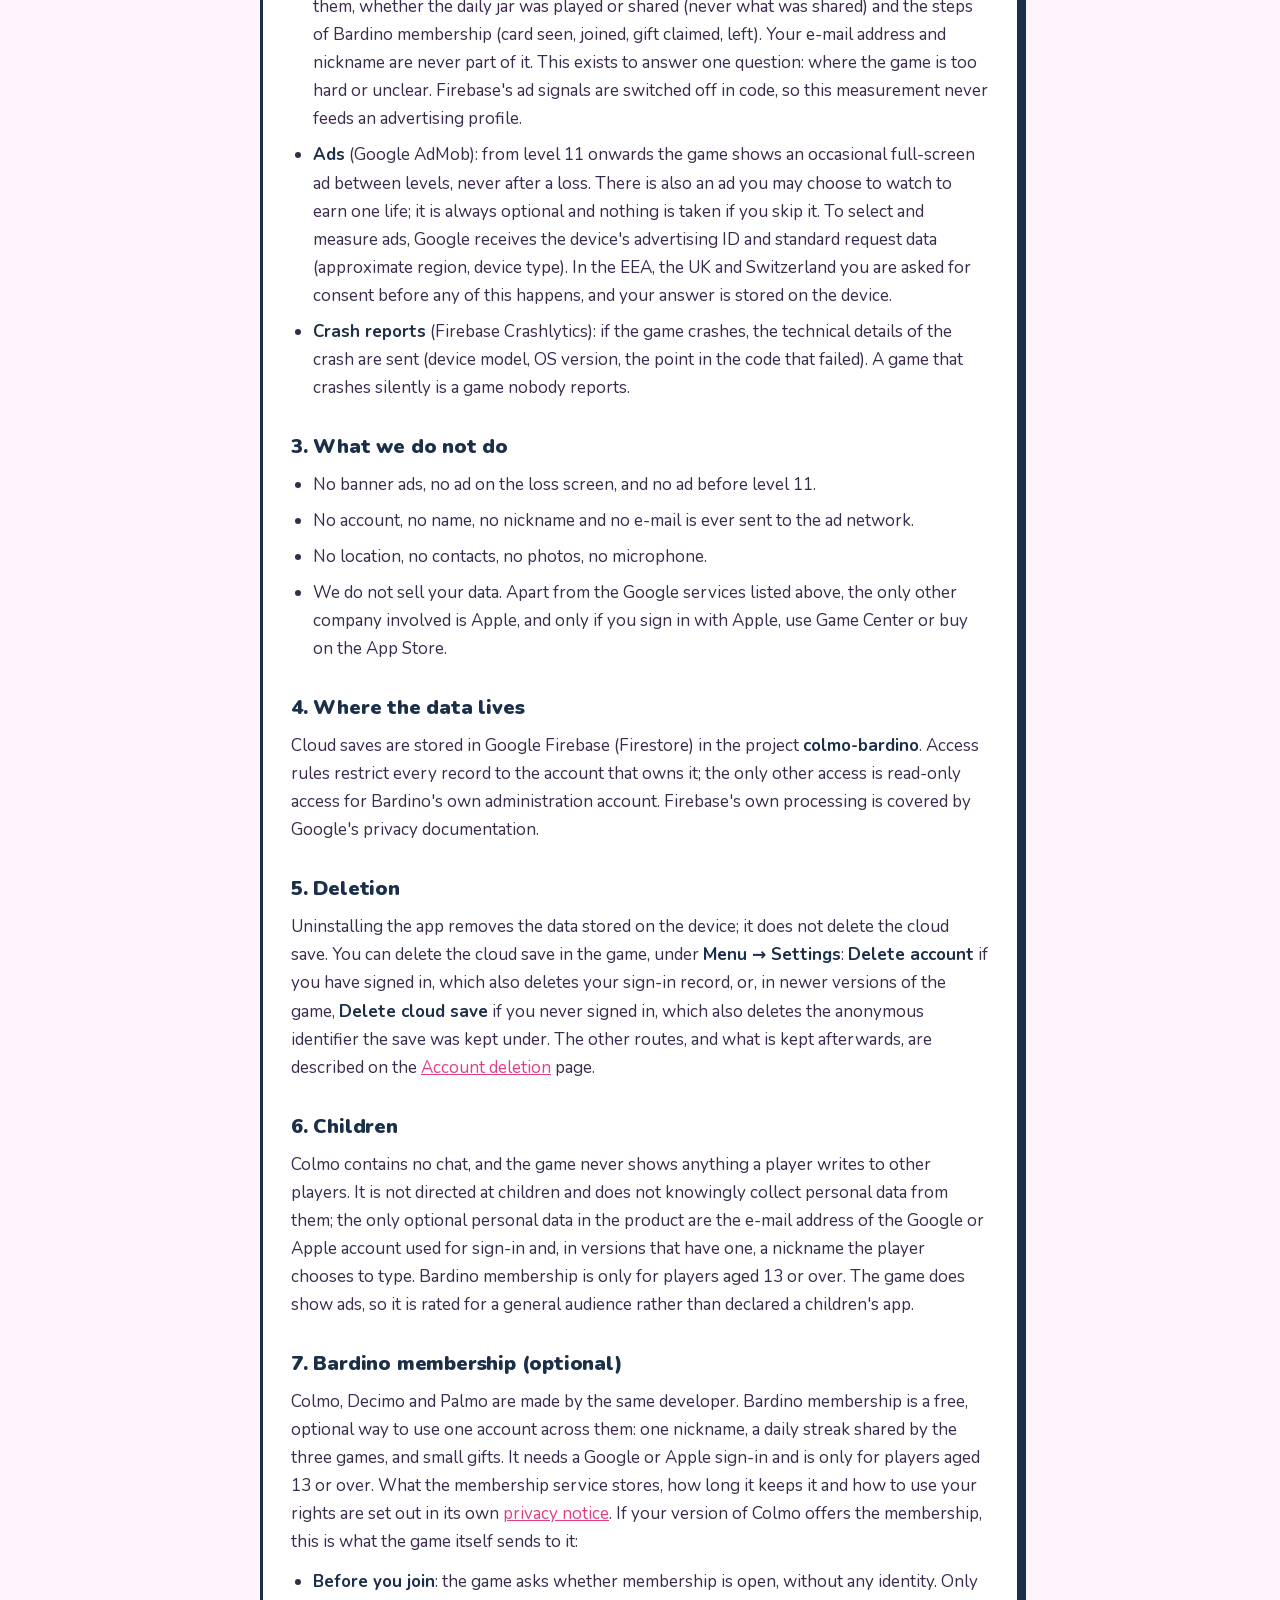
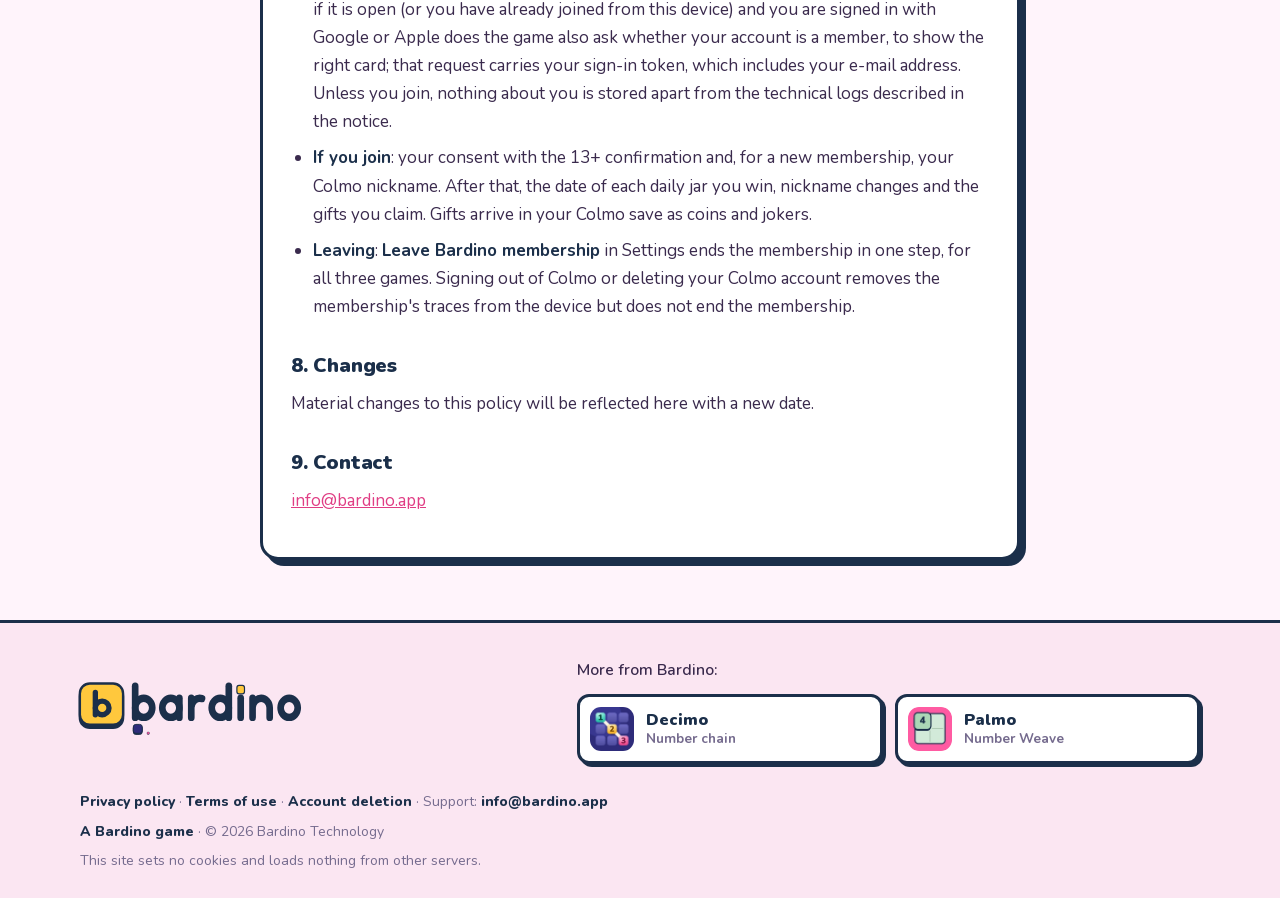
<file: privacy.html>
<!DOCTYPE html>
<html lang="en">
<head>
    <meta charset="UTF-8">
    <meta name="viewport" content="width=device-width, initial-scale=1.0">
    <meta name="description" content="What Colmo stores on your device, what it syncs to the cloud save, what it measures and what the ad network receives.">
    <meta name="robots" content="index, follow">
    <meta property="og:type" content="website">
    <meta property="og:url" content="https://colmo.bardino.app/privacy.html">
    <meta property="og:title" content="Privacy policy - Colmo">
    <meta property="og:description" content="What Colmo stores on your device, what it syncs to the cloud save, what it measures and what the ad network receives.">
    <meta property="og:image" content="https://colmo.bardino.app/assets/colmo_share.png">
    <meta property="og:image:width" content="1200">
    <meta property="og:image:height" content="630">
    <meta property="og:locale" content="en_US">
    <meta property="og:site_name" content="Colmo">
    <meta name="twitter:card" content="summary_large_image">
    <meta name="twitter:title" content="Privacy policy - Colmo">
    <meta name="twitter:description" content="What Colmo stores on your device, what it syncs to the cloud save, what it measures and what the ad network receives.">
    <meta name="twitter:image" content="https://colmo.bardino.app/assets/colmo_share.png">
    <meta name="theme-color" content="#FFF4FB" media="(prefers-color-scheme: light)">
    <meta name="theme-color" content="#3A2A4D" media="(prefers-color-scheme: dark)">
    <title>Privacy policy - Colmo</title>
    <link rel="canonical" href="https://colmo.bardino.app/privacy.html">
    <link rel="alternate" hreflang="en" href="https://colmo.bardino.app/privacy.html">
    <link rel="alternate" hreflang="tr" href="https://colmo.bardino.app/tr/privacy.html">
    <link rel="alternate" hreflang="x-default" href="https://colmo.bardino.app/privacy.html">
    <link rel="icon" type="image/png" href="/favicon.png">
    <link rel="apple-touch-icon" href="/assets/colmo_icon.png">
    <link rel="manifest" href="/manifest.json">
    <link rel="preload" href="/assets/fonts/nunito-400.woff2" as="font" type="font/woff2" crossorigin>
    <link rel="preload" href="/assets/fonts/nunito-900.woff2" as="font" type="font/woff2" crossorigin>
    <link rel="stylesheet" href="/css/legal.css">
</head>
<body>
<header class="ust">
    <div class="kap">
        <a class="marka" href="/">
            <img src="/assets/colmo_icon.png" alt="Colmo" width="40" height="40">
            <b>COLMO</b>
        </a>
        <div class="diller"><a href="/privacy.html" hreflang="en" lang="en" aria-current="page"><span class="dil-ad">English</span><span class="dil-kod" aria-hidden="true">EN</span></a><a href="/tr/privacy.html" hreflang="tr" lang="tr"><span class="dil-ad">Türkçe</span><span class="dil-kod" aria-hidden="true">TR</span></a></div>
    </div>
</header>

<section class="yasal">
    <div class="kap">
        <a class="geri" href="/">&larr; Back to Colmo</a>
        <h1>Privacy policy</h1>
        <p class="tarih">Last updated: <time datetime="2026-10-14">14 October 2026</time></p>
        <div class="govde"><h2>1. Overview</h2><p>Colmo is a number puzzle. It can be played entirely offline, and signing in is never required. This page describes the small amount of data the game handles and why.</p><h2>2. What we process</h2><ul><li><strong>Game progress</strong> (levels cleared, stars, best endless score, coins and lives, which helper lessons you have seen and, in versions that have them, daily jar results and streak, how you arranged your pantry and jokers received as gifts): stored on your device. If the device is online, the same data is synced to Google Firebase under an anonymous identifier that the game creates on first launch, so it can be recovered on a new device. No e-mail or contact detail is part of that record; if your version has a nickname, that is the only name in it.</li><li><strong>Nickname</strong>: if your version of the game shows a nickname in Profile, it is a made-up name built from pantry words (for example &ldquo;Honeyed Jar 482&rdquo;) that you can change to anything you like. It is stored and synced with your game progress, so it follows you to a new device. It is never taken from your Google or Apple account, it is not shown to other players, and it is not sent to analytics or to the ad network. Apart from your save, it appears only in reminders on your device, in a daily jar result you choose to share, and, if you join Bardino membership, as your shared nickname (section 7).</li><li><strong>Sharing the daily jar</strong>: if you share a daily jar result, the game hands a short text to your device's share sheet: the date, your stars, the doses you used, your streak, your nickname and the game's web address. You choose where it goes; the game sends nothing on its own.</li><li><strong>Optional sign-in</strong>: if you choose Sign in with Google in Settings, or Sign in with Apple on iPhone and iPad, your anonymous save is linked to that account so it survives a change of device. We receive only the basic profile the provider gives for authentication: your e-mail address, or with Apple the relay address Apple provides if you choose to hide yours. If that account already has a Colmo save, your progress is merged into it, and newer versions of the game delete the anonymous copy at that moment. Signing in is never required to play.</li><li><strong>Purchase</strong>: the only item Colmo sells is <strong>Remove ads</strong>, a one-time purchase. The App Store or Google Play processes the payment; we do not receive your payment details. The game records on the device that ads are removed and can ask the store to restore the purchase.</li><li><strong>Achievements and leaderboards</strong> (Google Play Games on Android, Game Center on iPhone and iPad): if you are signed in to that service on your device, the game reports the achievements you unlock and your scores for two leaderboards, total stars and endless mode. Those services show leaderboards to other players under your profile there, not under a Colmo nickname.</li><li><strong>Settings</strong> (sound, music, language, haptics, reminders): stored on your device only.</li><li><strong>Gameplay measurement</strong> (Google Analytics for Firebase): the game records what happened, not who you are. Which level was started, won, lost or left, how many doses it took, which helper was used, whether a language was changed and, in versions that have them, whether the daily jar was played or shared (never what was shared) and the steps of Bardino membership (card seen, joined, gift claimed, left). Your e-mail address and nickname are never part of it. This exists to answer one question: where the game is too hard or unclear. Firebase's ad signals are switched off in code, so this measurement never feeds an advertising profile.</li><li><strong>Ads</strong> (Google AdMob): from level 11 onwards the game shows an occasional full-screen ad between levels, never after a loss. There is also an ad you may choose to watch to earn one life; it is always optional and nothing is taken if you skip it. To select and measure ads, Google receives the device's advertising ID and standard request data (approximate region, device type). In the EEA, the UK and Switzerland you are asked for consent before any of this happens, and your answer is stored on the device.</li><li><strong>Crash reports</strong> (Firebase Crashlytics): if the game crashes, the technical details of the crash are sent (device model, OS version, the point in the code that failed). A game that crashes silently is a game nobody reports.</li></ul><h2>3. What we do not do</h2><ul><li>No banner ads, no ad on the loss screen, and no ad before level 11.</li><li>No account, no name, no nickname and no e-mail is ever sent to the ad network.</li><li>No location, no contacts, no photos, no microphone.</li><li>We do not sell your data. Apart from the Google services listed above, the only other company involved is Apple, and only if you sign in with Apple, use Game Center or buy on the App Store.</li></ul><h2>4. Where the data lives</h2><p>Cloud saves are stored in Google Firebase (Firestore) in the project <strong>colmo-bardino</strong>. Access rules restrict every record to the account that owns it; the only other access is read-only access for Bardino's own administration account. Firebase's own processing is covered by Google's privacy documentation.</p><h2>5. Deletion</h2><p>Uninstalling the app removes the data stored on the device; it does not delete the cloud save. You can delete the cloud save in the game, under <strong>Menu &rarr; Settings</strong>: <strong>Delete account</strong> if you have signed in, which also deletes your sign-in record, or, in newer versions of the game, <strong>Delete cloud save</strong> if you never signed in, which also deletes the anonymous identifier the save was kept under. The other routes, and what is kept afterwards, are described on the <a href="/account-deletion.html">Account deletion</a> page.</p><h2>6. Children</h2><p>Colmo contains no chat, and the game never shows anything a player writes to other players. It is not directed at children and does not knowingly collect personal data from them; the only optional personal data in the product are the e-mail address of the Google or Apple account used for sign-in and, in versions that have one, a nickname the player chooses to type. Bardino membership is only for players aged 13 or over. The game does show ads, so it is rated for a general audience rather than declared a children's app.</p><h2>7. Bardino membership (optional)</h2><p>Colmo, Decimo and Palmo are made by the same developer. Bardino membership is a free, optional way to use one account across them: one nickname, a daily streak shared by the three games, and small gifts. It needs a Google or Apple sign-in and is only for players aged 13 or over. What the membership service stores, how long it keeps it and how to use your rights are set out in its own <a href="https://bardino.app/uyelik/aydinlatma#en">privacy notice</a>. If your version of Colmo offers the membership, this is what the game itself sends to it:</p><ul><li><strong>Before you join</strong>: the game asks whether membership is open, without any identity. Only if it is open (or you have already joined from this device) and you are signed in with Google or Apple does the game also ask whether your account is a member, to show the right card; that request carries your sign-in token, which includes your e-mail address. Unless you join, nothing about you is stored apart from the technical logs described in the notice.</li><li><strong>If you join</strong>: your consent with the 13+ confirmation and, for a new membership, your Colmo nickname. After that, the date of each daily jar you win, nickname changes and the gifts you claim. Gifts arrive in your Colmo save as coins and jokers.</li><li><strong>Leaving</strong>: <strong>Leave Bardino membership</strong> in Settings ends the membership in one step, for all three games. Signing out of Colmo or deleting your Colmo account removes the membership's traces from the device but does not end the membership.</li></ul><h2>8. Changes</h2><p>Material changes to this policy will be reflected here with a new date.</p><h2>9. Contact</h2><p><!--email_off--><a href="mailto:info@bardino.app">info@bardino.app</a><!--/email_off--></p></div>
    </div>
</section>
<footer class="aile">
    <div class="kap aile-ust">
        <a class="aile-marka" href="https://bardino.app/"><svg class="aile-logo bardino-intro" viewBox="0 0 600 150" data-bardino-intro role="img" aria-label="Bardino"><g class="bi-mark"><g transform="translate(0 6) scale(1.12)"><rect x="4.5" y="9.5" width="91" height="87" rx="21" class="bi-ef bi-es" stroke-width="5"/><rect x="4.5" y="3" width="91" height="87" rx="21" fill="#FFC83D" class="bi-es" stroke-width="5"/><g fill="none" stroke="#1B2F4A" stroke-width="11.2" stroke-linecap="round"><path d="M37.1 22.1V68.9"/><circle cx="51.5" cy="54.5" r="14.4"/></g></g></g><g class="bi-word"><g transform="translate(134 8) scale(.62)" fill="none" stroke="currentColor" stroke-width="28" stroke-linecap="round" stroke-linejoin="round"><path d="M16 19V136"/><circle cx="52" cy="100" r="36"/><circle cx="166" cy="100" r="36"/><path d="M202 64V136"/><path d="M252 64V136M252 100A36 36 0 0 1 297.32 65.23"/><circle cx="374" cy="100" r="36"/><path d="M410 19V136"/><path d="M460 64V136"/><path d="M510 64V136M510 100A36 36 0 0 1 582 100V136"/><circle cx="664" cy="100" r="36"/></g></g><g transform="translate(139 112) scale(.65)"><g class="bi-stone"><rect x="2" y="6" width="32" height="32" rx="9" class="bi-ef bi-es" stroke-width="3.5"/><rect x="2" y="2" width="32" height="32" rx="9" fill="#2E2C7A" class="bi-es" stroke-width="3.5"/></g><g class="bi-stone"><rect x="44" y="6" width="32" height="32" rx="9" class="bi-ef bi-es" stroke-width="3.5"/><rect x="44" y="2" width="32" height="32" rx="9" fill="#FF5BA3" class="bi-es" stroke-width="3.5"/></g><g class="bi-stone"><rect x="86" y="6" width="32" height="32" rx="9" class="bi-ef bi-es" stroke-width="3.5"/><rect x="86" y="2" width="32" height="32" rx="9" fill="#ABD7B6" class="bi-es" stroke-width="3.5"/></g></g><g class="bi-dot" transform="translate(419.2 30.94)"><rect x="-9.92" y="-19.84" width="19.84" height="19.84" rx="5.58" fill="#FFC83D" class="bi-es" stroke-width="3.1"/></g></svg></a>
        <div class="aile-kardes">
            <p>More from Bardino:</p>
            <ul><li><a href="https://decimo.bardino.app/"><img src="/assets/aile/decimo.webp" alt="" width="44" height="44" loading="lazy"><span><b>Decimo</b><small>Number chain</small></span></a></li><li><a href="https://palmo.bardino.app/"><img src="/assets/aile/palmo.webp" alt="" width="44" height="44" loading="lazy"><span><b>Palmo</b><small>Number Weave</small></span></a></li></ul>
        </div>
    </div>
    <div class="kap aile-alt">
        <p class="f-baglantilar"><a href="/privacy.html">Privacy policy</a><span class="f-ayrac" aria-hidden="true"> · </span><a href="/terms.html">Terms of use</a><span class="f-ayrac" aria-hidden="true"> · </span><a href="/account-deletion.html">Account deletion</a><span class="f-ayrac" aria-hidden="true"> · </span>Support: <!--email_off--><a href="mailto:info@bardino.app">info@bardino.app</a><!--/email_off--></p>
        <p class="f-imza"><a href="https://bardino.app/">A Bardino game</a><span class="f-ayrac" aria-hidden="true"> · </span>&copy; 2026 Bardino Technology</p>
        <p class="f-not">This site sets no cookies and loads nothing from other servers.</p>
    </div>
</footer>

<script src="/assets/bardino-intro.js" defer></script>
</body>
</html>
</file>
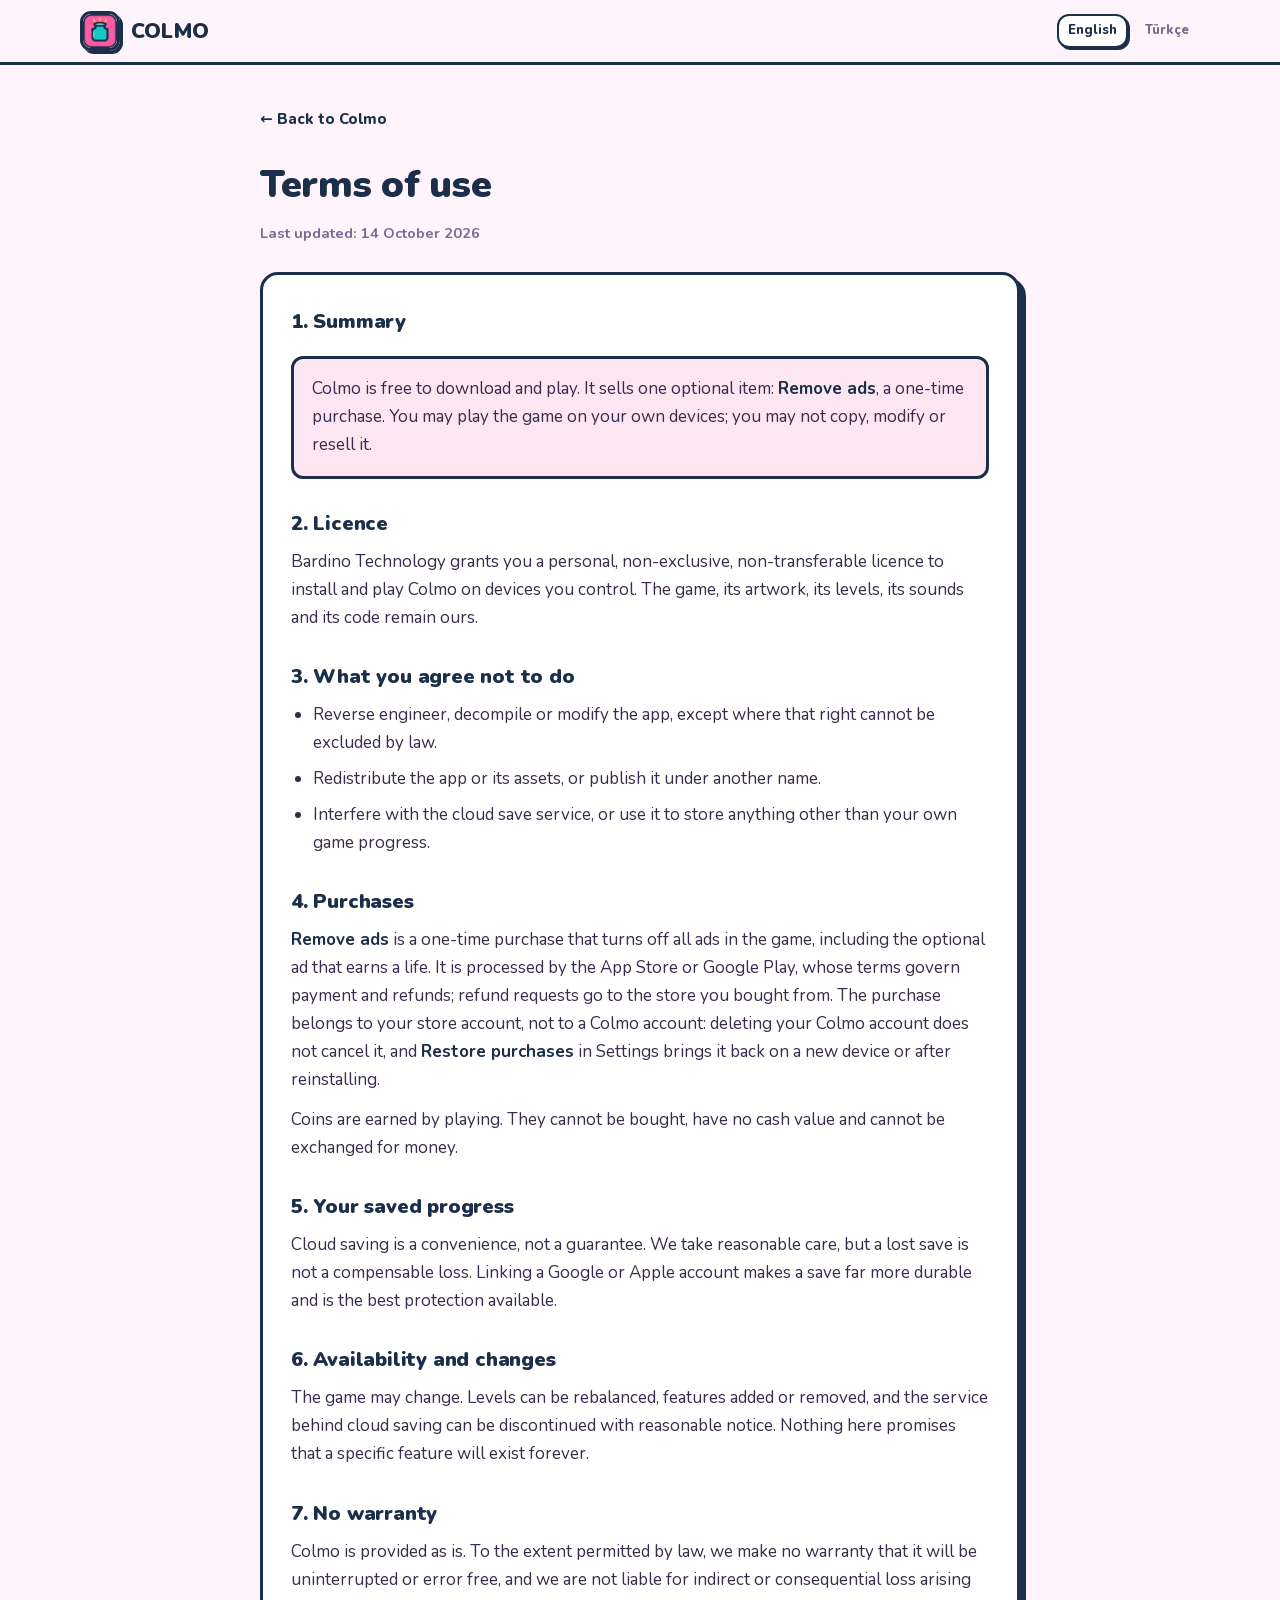
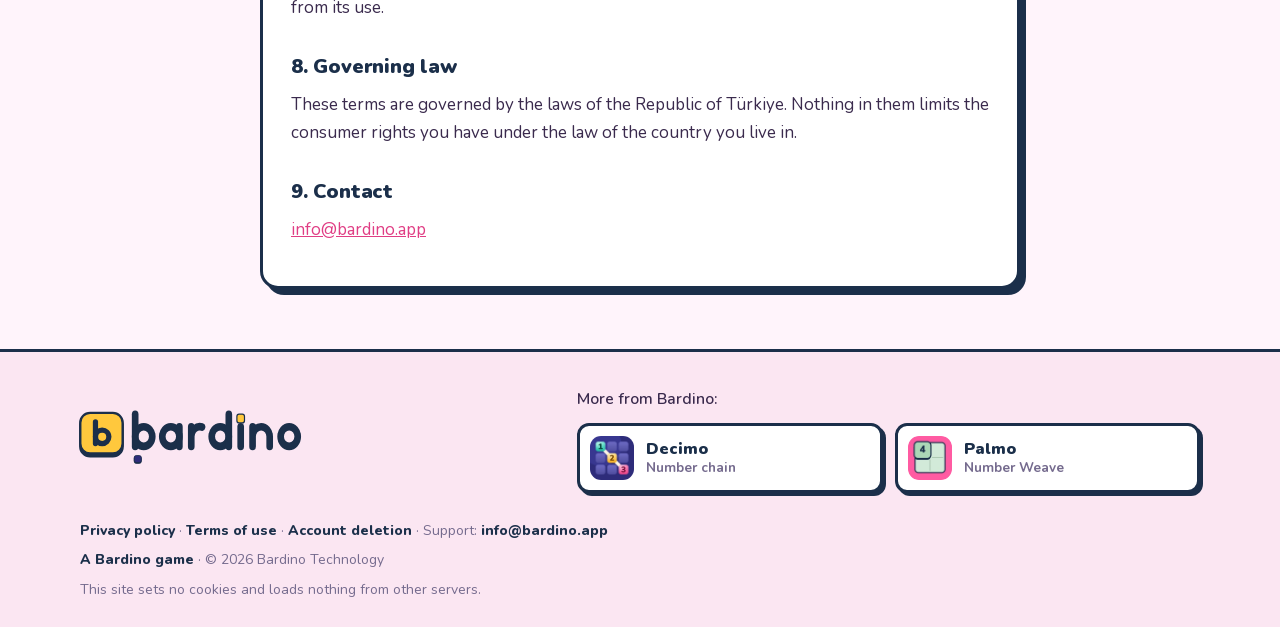
<file: terms.html>
<!DOCTYPE html>
<html lang="en">
<head>
    <meta charset="UTF-8">
    <meta name="viewport" content="width=device-width, initial-scale=1.0">
    <meta name="description" content="The licence to play Colmo, the one optional purchase (Remove ads), cloud saves and the law that applies.">
    <meta name="robots" content="index, follow">
    <meta property="og:type" content="website">
    <meta property="og:url" content="https://colmo.bardino.app/terms.html">
    <meta property="og:title" content="Terms of use - Colmo">
    <meta property="og:description" content="The licence to play Colmo, the one optional purchase (Remove ads), cloud saves and the law that applies.">
    <meta property="og:image" content="https://colmo.bardino.app/assets/colmo_share.png">
    <meta property="og:image:width" content="1200">
    <meta property="og:image:height" content="630">
    <meta property="og:locale" content="en_US">
    <meta property="og:site_name" content="Colmo">
    <meta name="twitter:card" content="summary_large_image">
    <meta name="twitter:title" content="Terms of use - Colmo">
    <meta name="twitter:description" content="The licence to play Colmo, the one optional purchase (Remove ads), cloud saves and the law that applies.">
    <meta name="twitter:image" content="https://colmo.bardino.app/assets/colmo_share.png">
    <meta name="theme-color" content="#FFF4FB" media="(prefers-color-scheme: light)">
    <meta name="theme-color" content="#3A2A4D" media="(prefers-color-scheme: dark)">
    <title>Terms of use - Colmo</title>
    <link rel="canonical" href="https://colmo.bardino.app/terms.html">
    <link rel="alternate" hreflang="en" href="https://colmo.bardino.app/terms.html">
    <link rel="alternate" hreflang="tr" href="https://colmo.bardino.app/tr/terms.html">
    <link rel="alternate" hreflang="x-default" href="https://colmo.bardino.app/terms.html">
    <link rel="icon" type="image/png" href="/favicon.png">
    <link rel="apple-touch-icon" href="/assets/colmo_icon.png">
    <link rel="manifest" href="/manifest.json">
    <link rel="preload" href="/assets/fonts/nunito-400.woff2" as="font" type="font/woff2" crossorigin>
    <link rel="preload" href="/assets/fonts/nunito-900.woff2" as="font" type="font/woff2" crossorigin>
    <link rel="stylesheet" href="/css/legal.css">
</head>
<body>
<header class="ust">
    <div class="kap">
        <a class="marka" href="/">
            <img src="/assets/colmo_icon.png" alt="Colmo" width="40" height="40">
            <b>COLMO</b>
        </a>
        <div class="diller"><a href="/terms.html" hreflang="en" lang="en" aria-current="page"><span class="dil-ad">English</span><span class="dil-kod" aria-hidden="true">EN</span></a><a href="/tr/terms.html" hreflang="tr" lang="tr"><span class="dil-ad">Türkçe</span><span class="dil-kod" aria-hidden="true">TR</span></a></div>
    </div>
</header>

<section class="yasal">
    <div class="kap">
        <a class="geri" href="/">&larr; Back to Colmo</a>
        <h1>Terms of use</h1>
        <p class="tarih">Last updated: <time datetime="2026-10-14">14 October 2026</time></p>
        <div class="govde"><h2>1. Summary</h2><div class="vurgu"><p>Colmo is free to download and play. It sells one optional item: <strong>Remove ads</strong>, a one-time purchase. You may play the game on your own devices; you may not copy, modify or resell it.</p></div><h2>2. Licence</h2><p>Bardino Technology grants you a personal, non-exclusive, non-transferable licence to install and play Colmo on devices you control. The game, its artwork, its levels, its sounds and its code remain ours.</p><h2>3. What you agree not to do</h2><ul><li>Reverse engineer, decompile or modify the app, except where that right cannot be excluded by law.</li><li>Redistribute the app or its assets, or publish it under another name.</li><li>Interfere with the cloud save service, or use it to store anything other than your own game progress.</li></ul><h2>4. Purchases</h2><p><strong>Remove ads</strong> is a one-time purchase that turns off all ads in the game, including the optional ad that earns a life. It is processed by the App Store or Google Play, whose terms govern payment and refunds; refund requests go to the store you bought from. The purchase belongs to your store account, not to a Colmo account: deleting your Colmo account does not cancel it, and <strong>Restore purchases</strong> in Settings brings it back on a new device or after reinstalling.</p><p>Coins are earned by playing. They cannot be bought, have no cash value and cannot be exchanged for money.</p><h2>5. Your saved progress</h2><p>Cloud saving is a convenience, not a guarantee. We take reasonable care, but a lost save is not a compensable loss. Linking a Google or Apple account makes a save far more durable and is the best protection available.</p><h2>6. Availability and changes</h2><p>The game may change. Levels can be rebalanced, features added or removed, and the service behind cloud saving can be discontinued with reasonable notice. Nothing here promises that a specific feature will exist forever.</p><h2>7. No warranty</h2><p>Colmo is provided as is. To the extent permitted by law, we make no warranty that it will be uninterrupted or error free, and we are not liable for indirect or consequential loss arising from its use.</p><h2>8. Governing law</h2><p>These terms are governed by the laws of the Republic of Türkiye. Nothing in them limits the consumer rights you have under the law of the country you live in.</p><h2>9. Contact</h2><p><!--email_off--><a href="mailto:info@bardino.app">info@bardino.app</a><!--/email_off--></p></div>
    </div>
</section>
<footer class="aile">
    <div class="kap aile-ust">
        <a class="aile-marka" href="https://bardino.app/"><svg class="aile-logo bardino-intro" viewBox="0 0 600 150" data-bardino-intro role="img" aria-label="Bardino"><g class="bi-mark"><g transform="translate(0 6) scale(1.12)"><rect x="4.5" y="9.5" width="91" height="87" rx="21" class="bi-ef bi-es" stroke-width="5"/><rect x="4.5" y="3" width="91" height="87" rx="21" fill="#FFC83D" class="bi-es" stroke-width="5"/><g fill="none" stroke="#1B2F4A" stroke-width="11.2" stroke-linecap="round"><path d="M37.1 22.1V68.9"/><circle cx="51.5" cy="54.5" r="14.4"/></g></g></g><g class="bi-word"><g transform="translate(134 8) scale(.62)" fill="none" stroke="currentColor" stroke-width="28" stroke-linecap="round" stroke-linejoin="round"><path d="M16 19V136"/><circle cx="52" cy="100" r="36"/><circle cx="166" cy="100" r="36"/><path d="M202 64V136"/><path d="M252 64V136M252 100A36 36 0 0 1 297.32 65.23"/><circle cx="374" cy="100" r="36"/><path d="M410 19V136"/><path d="M460 64V136"/><path d="M510 64V136M510 100A36 36 0 0 1 582 100V136"/><circle cx="664" cy="100" r="36"/></g></g><g transform="translate(139 112) scale(.65)"><g class="bi-stone"><rect x="2" y="6" width="32" height="32" rx="9" class="bi-ef bi-es" stroke-width="3.5"/><rect x="2" y="2" width="32" height="32" rx="9" fill="#2E2C7A" class="bi-es" stroke-width="3.5"/></g><g class="bi-stone"><rect x="44" y="6" width="32" height="32" rx="9" class="bi-ef bi-es" stroke-width="3.5"/><rect x="44" y="2" width="32" height="32" rx="9" fill="#FF5BA3" class="bi-es" stroke-width="3.5"/></g><g class="bi-stone"><rect x="86" y="6" width="32" height="32" rx="9" class="bi-ef bi-es" stroke-width="3.5"/><rect x="86" y="2" width="32" height="32" rx="9" fill="#ABD7B6" class="bi-es" stroke-width="3.5"/></g></g><g class="bi-dot" transform="translate(419.2 30.94)"><rect x="-9.92" y="-19.84" width="19.84" height="19.84" rx="5.58" fill="#FFC83D" class="bi-es" stroke-width="3.1"/></g></svg></a>
        <div class="aile-kardes">
            <p>More from Bardino:</p>
            <ul><li><a href="https://decimo.bardino.app/"><img src="/assets/aile/decimo.webp" alt="" width="44" height="44" loading="lazy"><span><b>Decimo</b><small>Number chain</small></span></a></li><li><a href="https://palmo.bardino.app/"><img src="/assets/aile/palmo.webp" alt="" width="44" height="44" loading="lazy"><span><b>Palmo</b><small>Number Weave</small></span></a></li></ul>
        </div>
    </div>
    <div class="kap aile-alt">
        <p class="f-baglantilar"><a href="/privacy.html">Privacy policy</a><span class="f-ayrac" aria-hidden="true"> · </span><a href="/terms.html">Terms of use</a><span class="f-ayrac" aria-hidden="true"> · </span><a href="/account-deletion.html">Account deletion</a><span class="f-ayrac" aria-hidden="true"> · </span>Support: <!--email_off--><a href="mailto:info@bardino.app">info@bardino.app</a><!--/email_off--></p>
        <p class="f-imza"><a href="https://bardino.app/">A Bardino game</a><span class="f-ayrac" aria-hidden="true"> · </span>&copy; 2026 Bardino Technology</p>
        <p class="f-not">This site sets no cookies and loads nothing from other servers.</p>
    </div>
</footer>

<script src="/assets/bardino-intro.js" defer></script>
</body>
</html>
</file>
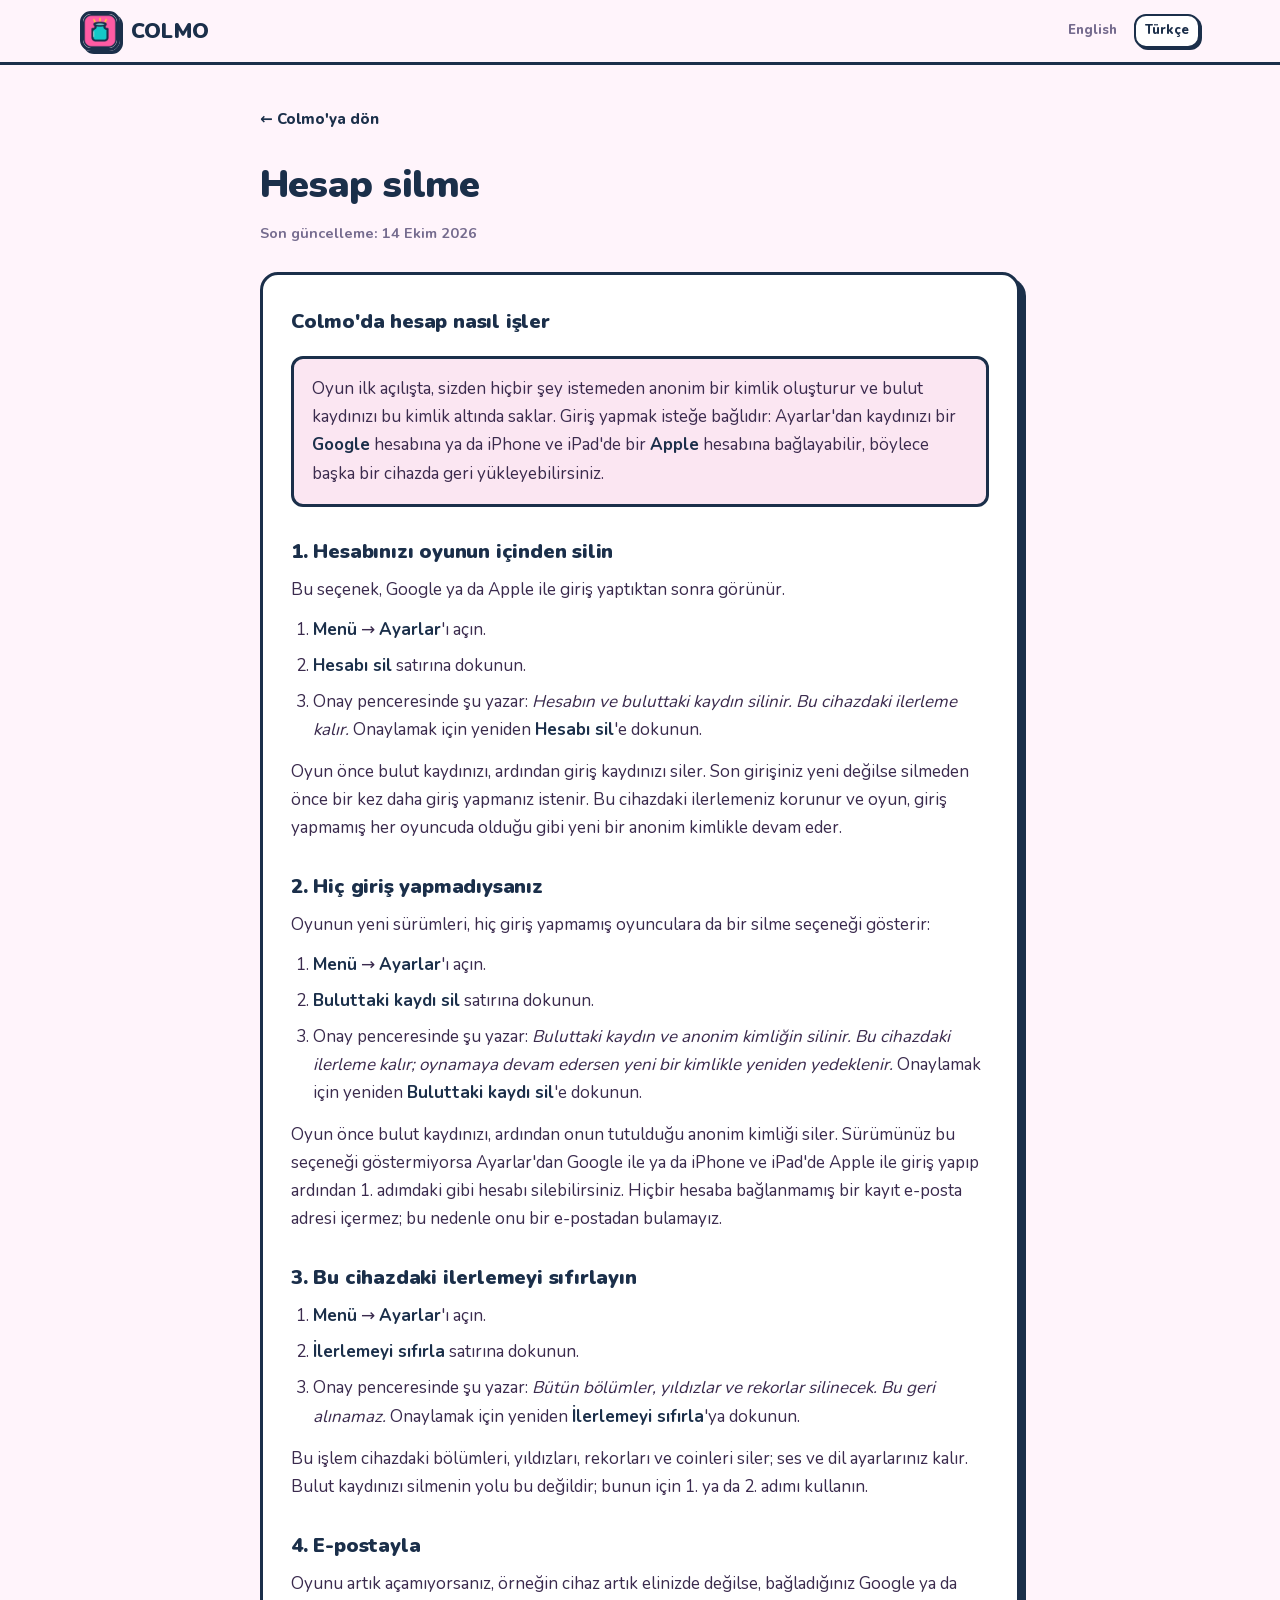
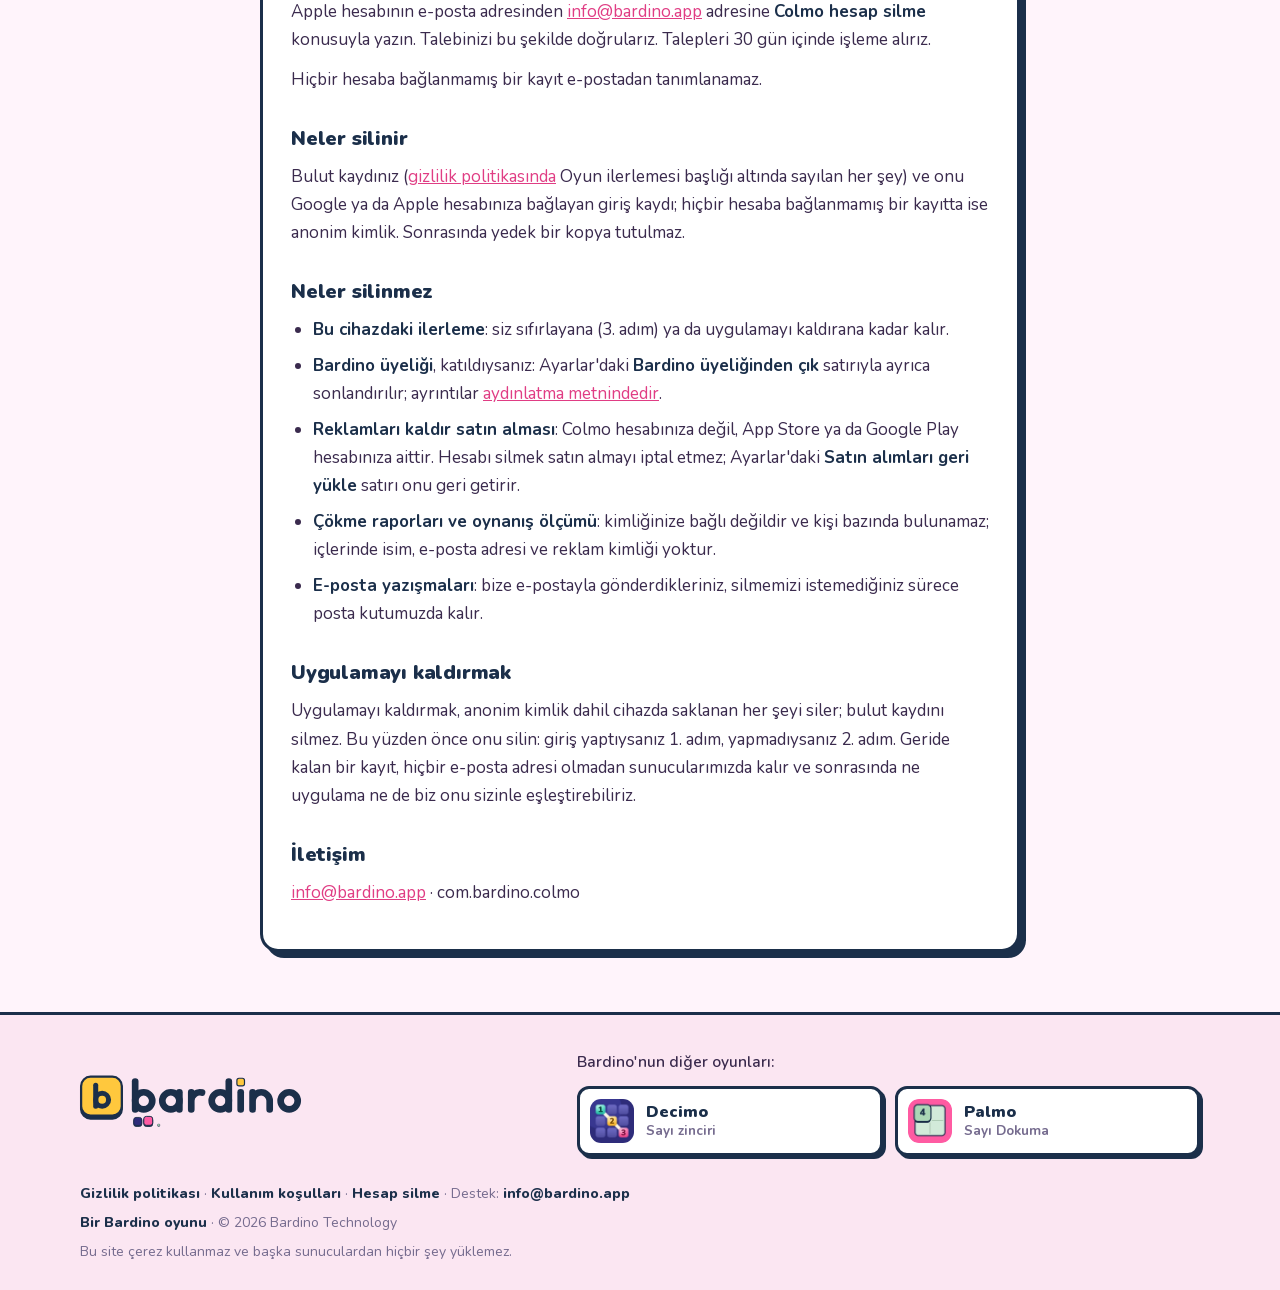
<file: tr/account-deletion.html>
<!DOCTYPE html>
<html lang="tr">
<head>
    <meta charset="UTF-8">
    <meta name="viewport" content="width=device-width, initial-scale=1.0">
    <meta name="description" content="Colmo hesabınızı ve bulut kaydınızı oyunun içinden ya da e-postayla nasıl sildirebileceğiniz ve sonrasında neyin kaldığı.">
    <meta name="robots" content="index, follow">
    <meta property="og:type" content="website">
    <meta property="og:url" content="https://colmo.bardino.app/tr/account-deletion.html">
    <meta property="og:title" content="Hesap silme - Colmo">
    <meta property="og:description" content="Colmo hesabınızı ve bulut kaydınızı oyunun içinden ya da e-postayla nasıl sildirebileceğiniz ve sonrasında neyin kaldığı.">
    <meta property="og:image" content="https://colmo.bardino.app/assets/colmo_share.png">
    <meta property="og:image:width" content="1200">
    <meta property="og:image:height" content="630">
    <meta property="og:locale" content="tr_TR">
    <meta property="og:site_name" content="Colmo">
    <meta name="twitter:card" content="summary_large_image">
    <meta name="twitter:title" content="Hesap silme - Colmo">
    <meta name="twitter:description" content="Colmo hesabınızı ve bulut kaydınızı oyunun içinden ya da e-postayla nasıl sildirebileceğiniz ve sonrasında neyin kaldığı.">
    <meta name="twitter:image" content="https://colmo.bardino.app/assets/colmo_share.png">
    <meta name="theme-color" content="#FFF4FB" media="(prefers-color-scheme: light)">
    <meta name="theme-color" content="#3A2A4D" media="(prefers-color-scheme: dark)">
    <title>Hesap silme - Colmo</title>
    <link rel="canonical" href="https://colmo.bardino.app/tr/account-deletion.html">
    <link rel="alternate" hreflang="en" href="https://colmo.bardino.app/account-deletion.html">
    <link rel="alternate" hreflang="tr" href="https://colmo.bardino.app/tr/account-deletion.html">
    <link rel="alternate" hreflang="x-default" href="https://colmo.bardino.app/account-deletion.html">
    <link rel="icon" type="image/png" href="/favicon.png">
    <link rel="apple-touch-icon" href="/assets/colmo_icon.png">
    <link rel="manifest" href="/manifest.json">
    <link rel="preload" href="/assets/fonts/nunito-400.woff2" as="font" type="font/woff2" crossorigin>
    <link rel="preload" href="/assets/fonts/nunito-900.woff2" as="font" type="font/woff2" crossorigin>
    <link rel="stylesheet" href="/css/legal.css">
</head>
<body>
<header class="ust">
    <div class="kap">
        <a class="marka" href="/tr/">
            <img src="/assets/colmo_icon.png" alt="Colmo" width="40" height="40">
            <b>COLMO</b>
        </a>
        <div class="diller"><a href="/account-deletion.html" hreflang="en" lang="en"><span class="dil-ad">English</span><span class="dil-kod" aria-hidden="true">EN</span></a><a href="/tr/account-deletion.html" hreflang="tr" lang="tr" aria-current="page"><span class="dil-ad">Türkçe</span><span class="dil-kod" aria-hidden="true">TR</span></a></div>
    </div>
</header>

<section class="yasal">
    <div class="kap">
        <a class="geri" href="/tr/">&larr; Colmo'ya dön</a>
        <h1>Hesap silme</h1>
        <p class="tarih">Son güncelleme: <time datetime="2026-10-14">14 Ekim 2026</time></p>
        <div class="govde"><h2>Colmo'da hesap nasıl işler</h2><div class="vurgu"><p>Oyun ilk açılışta, sizden hiçbir şey istemeden anonim bir kimlik oluşturur ve bulut kaydınızı bu kimlik altında saklar. Giriş yapmak isteğe bağlıdır: Ayarlar'dan kaydınızı bir <strong>Google</strong> hesabına ya da iPhone ve iPad'de bir <strong>Apple</strong> hesabına bağlayabilir, böylece başka bir cihazda geri yükleyebilirsiniz.</p></div><h2>1. Hesabınızı oyunun içinden silin</h2><p>Bu seçenek, Google ya da Apple ile giriş yaptıktan sonra görünür.</p><ol><li><strong>Menü</strong> &rarr; <strong>Ayarlar</strong>'ı açın.</li><li><strong>Hesabı sil</strong> satırına dokunun.</li><li>Onay penceresinde şu yazar: <em>Hesabın ve buluttaki kaydın silinir. Bu cihazdaki ilerleme kalır.</em> Onaylamak için yeniden <strong>Hesabı sil</strong>'e dokunun.</li></ol><p>Oyun önce bulut kaydınızı, ardından giriş kaydınızı siler. Son girişiniz yeni değilse silmeden önce bir kez daha giriş yapmanız istenir. Bu cihazdaki ilerlemeniz korunur ve oyun, giriş yapmamış her oyuncuda olduğu gibi yeni bir anonim kimlikle devam eder.</p><h2>2. Hiç giriş yapmadıysanız</h2><p>Oyunun yeni sürümleri, hiç giriş yapmamış oyunculara da bir silme seçeneği gösterir:</p><ol><li><strong>Menü</strong> &rarr; <strong>Ayarlar</strong>'ı açın.</li><li><strong>Buluttaki kaydı sil</strong> satırına dokunun.</li><li>Onay penceresinde şu yazar: <em>Buluttaki kaydın ve anonim kimliğin silinir. Bu cihazdaki ilerleme kalır; oynamaya devam edersen yeni bir kimlikle yeniden yedeklenir.</em> Onaylamak için yeniden <strong>Buluttaki kaydı sil</strong>'e dokunun.</li></ol><p>Oyun önce bulut kaydınızı, ardından onun tutulduğu anonim kimliği siler. Sürümünüz bu seçeneği göstermiyorsa Ayarlar'dan Google ile ya da iPhone ve iPad'de Apple ile giriş yapıp ardından 1. adımdaki gibi hesabı silebilirsiniz. Hiçbir hesaba bağlanmamış bir kayıt e-posta adresi içermez; bu nedenle onu bir e-postadan bulamayız.</p><h2>3. Bu cihazdaki ilerlemeyi sıfırlayın</h2><ol><li><strong>Menü</strong> &rarr; <strong>Ayarlar</strong>'ı açın.</li><li><strong>İlerlemeyi sıfırla</strong> satırına dokunun.</li><li>Onay penceresinde şu yazar: <em>Bütün bölümler, yıldızlar ve rekorlar silinecek. Bu geri alınamaz.</em> Onaylamak için yeniden <strong>İlerlemeyi sıfırla</strong>'ya dokunun.</li></ol><p>Bu işlem cihazdaki bölümleri, yıldızları, rekorları ve coinleri siler; ses ve dil ayarlarınız kalır. Bulut kaydınızı silmenin yolu bu değildir; bunun için 1. ya da 2. adımı kullanın.</p><h2>4. E-postayla</h2><p>Oyunu artık açamıyorsanız, örneğin cihaz artık elinizde değilse, bağladığınız Google ya da Apple hesabının e-posta adresinden <!--email_off--><a href="mailto:info@bardino.app?subject=Colmo%20hesap%20silme">info@bardino.app</a><!--/email_off--> adresine <strong>Colmo hesap silme</strong> konusuyla yazın. Talebinizi bu şekilde doğrularız. Talepleri 30 gün içinde işleme alırız.</p><p>Hiçbir hesaba bağlanmamış bir kayıt e-postadan tanımlanamaz.</p><h2>Neler silinir</h2><p>Bulut kaydınız (<a href="/tr/privacy.html">gizlilik politikasında</a> Oyun ilerlemesi başlığı altında sayılan her şey) ve onu Google ya da Apple hesabınıza bağlayan giriş kaydı; hiçbir hesaba bağlanmamış bir kayıtta ise anonim kimlik. Sonrasında yedek bir kopya tutulmaz.</p><h2>Neler silinmez</h2><ul><li><strong>Bu cihazdaki ilerleme</strong>: siz sıfırlayana (3. adım) ya da uygulamayı kaldırana kadar kalır.</li><li><strong>Bardino üyeliği</strong>, katıldıysanız: Ayarlar'daki <strong>Bardino üyeliğinden çık</strong> satırıyla ayrıca sonlandırılır; ayrıntılar <a href="https://bardino.app/uyelik/aydinlatma">aydınlatma metnindedir</a>.</li><li><strong>Reklamları kaldır satın alması</strong>: Colmo hesabınıza değil, App Store ya da Google Play hesabınıza aittir. Hesabı silmek satın almayı iptal etmez; Ayarlar'daki <strong>Satın alımları geri yükle</strong> satırı onu geri getirir.</li><li><strong>Çökme raporları ve oynanış ölçümü</strong>: kimliğinize bağlı değildir ve kişi bazında bulunamaz; içlerinde isim, e-posta adresi ve reklam kimliği yoktur.</li><li><strong>E-posta yazışmaları</strong>: bize e-postayla gönderdikleriniz, silmemizi istemediğiniz sürece posta kutumuzda kalır.</li></ul><h2>Uygulamayı kaldırmak</h2><p>Uygulamayı kaldırmak, anonim kimlik dahil cihazda saklanan her şeyi siler; bulut kaydını silmez. Bu yüzden önce onu silin: giriş yaptıysanız 1. adım, yapmadıysanız 2. adım. Geride kalan bir kayıt, hiçbir e-posta adresi olmadan sunucularımızda kalır ve sonrasında ne uygulama ne de biz onu sizinle eşleştirebiliriz.</p><h2>İletişim</h2><p><!--email_off--><a href="mailto:info@bardino.app">info@bardino.app</a><!--/email_off--> &middot; com.bardino.colmo</p></div>
    </div>
</section>
<footer class="aile">
    <div class="kap aile-ust">
        <a class="aile-marka" href="https://bardino.app/tr/"><svg class="aile-logo bardino-intro" viewBox="0 0 600 150" data-bardino-intro role="img" aria-label="Bardino"><g class="bi-mark"><g transform="translate(0 6) scale(1.12)"><rect x="4.5" y="9.5" width="91" height="87" rx="21" class="bi-ef bi-es" stroke-width="5"/><rect x="4.5" y="3" width="91" height="87" rx="21" fill="#FFC83D" class="bi-es" stroke-width="5"/><g fill="none" stroke="#1B2F4A" stroke-width="11.2" stroke-linecap="round"><path d="M37.1 22.1V68.9"/><circle cx="51.5" cy="54.5" r="14.4"/></g></g></g><g class="bi-word"><g transform="translate(134 8) scale(.62)" fill="none" stroke="currentColor" stroke-width="28" stroke-linecap="round" stroke-linejoin="round"><path d="M16 19V136"/><circle cx="52" cy="100" r="36"/><circle cx="166" cy="100" r="36"/><path d="M202 64V136"/><path d="M252 64V136M252 100A36 36 0 0 1 297.32 65.23"/><circle cx="374" cy="100" r="36"/><path d="M410 19V136"/><path d="M460 64V136"/><path d="M510 64V136M510 100A36 36 0 0 1 582 100V136"/><circle cx="664" cy="100" r="36"/></g></g><g transform="translate(139 112) scale(.65)"><g class="bi-stone"><rect x="2" y="6" width="32" height="32" rx="9" class="bi-ef bi-es" stroke-width="3.5"/><rect x="2" y="2" width="32" height="32" rx="9" fill="#2E2C7A" class="bi-es" stroke-width="3.5"/></g><g class="bi-stone"><rect x="44" y="6" width="32" height="32" rx="9" class="bi-ef bi-es" stroke-width="3.5"/><rect x="44" y="2" width="32" height="32" rx="9" fill="#FF5BA3" class="bi-es" stroke-width="3.5"/></g><g class="bi-stone"><rect x="86" y="6" width="32" height="32" rx="9" class="bi-ef bi-es" stroke-width="3.5"/><rect x="86" y="2" width="32" height="32" rx="9" fill="#ABD7B6" class="bi-es" stroke-width="3.5"/></g></g><g class="bi-dot" transform="translate(419.2 30.94)"><rect x="-9.92" y="-19.84" width="19.84" height="19.84" rx="5.58" fill="#FFC83D" class="bi-es" stroke-width="3.1"/></g></svg></a>
        <div class="aile-kardes">
            <p>Bardino'nun diğer oyunları:</p>
            <ul><li><a href="https://decimo.bardino.app/tr/"><img src="/assets/aile/decimo.webp" alt="" width="44" height="44" loading="lazy"><span><b>Decimo</b><small>Sayı zinciri</small></span></a></li><li><a href="https://palmo.bardino.app/tr/"><img src="/assets/aile/palmo.webp" alt="" width="44" height="44" loading="lazy"><span><b>Palmo</b><small>Sayı Dokuma</small></span></a></li></ul>
        </div>
    </div>
    <div class="kap aile-alt">
        <p class="f-baglantilar"><a href="/tr/privacy.html">Gizlilik politikası</a><span class="f-ayrac" aria-hidden="true"> · </span><a href="/tr/terms.html">Kullanım koşulları</a><span class="f-ayrac" aria-hidden="true"> · </span><a href="/tr/account-deletion.html">Hesap silme</a><span class="f-ayrac" aria-hidden="true"> · </span>Destek: <!--email_off--><a href="mailto:info@bardino.app">info@bardino.app</a><!--/email_off--></p>
        <p class="f-imza"><a href="https://bardino.app/tr/">Bir Bardino oyunu</a><span class="f-ayrac" aria-hidden="true"> · </span>&copy; 2026 Bardino Technology</p>
        <p class="f-not">Bu site çerez kullanmaz ve başka sunuculardan hiçbir şey yüklemez.</p>
    </div>
</footer>

<script src="/assets/bardino-intro.js" defer></script>
</body>
</html>
</file>
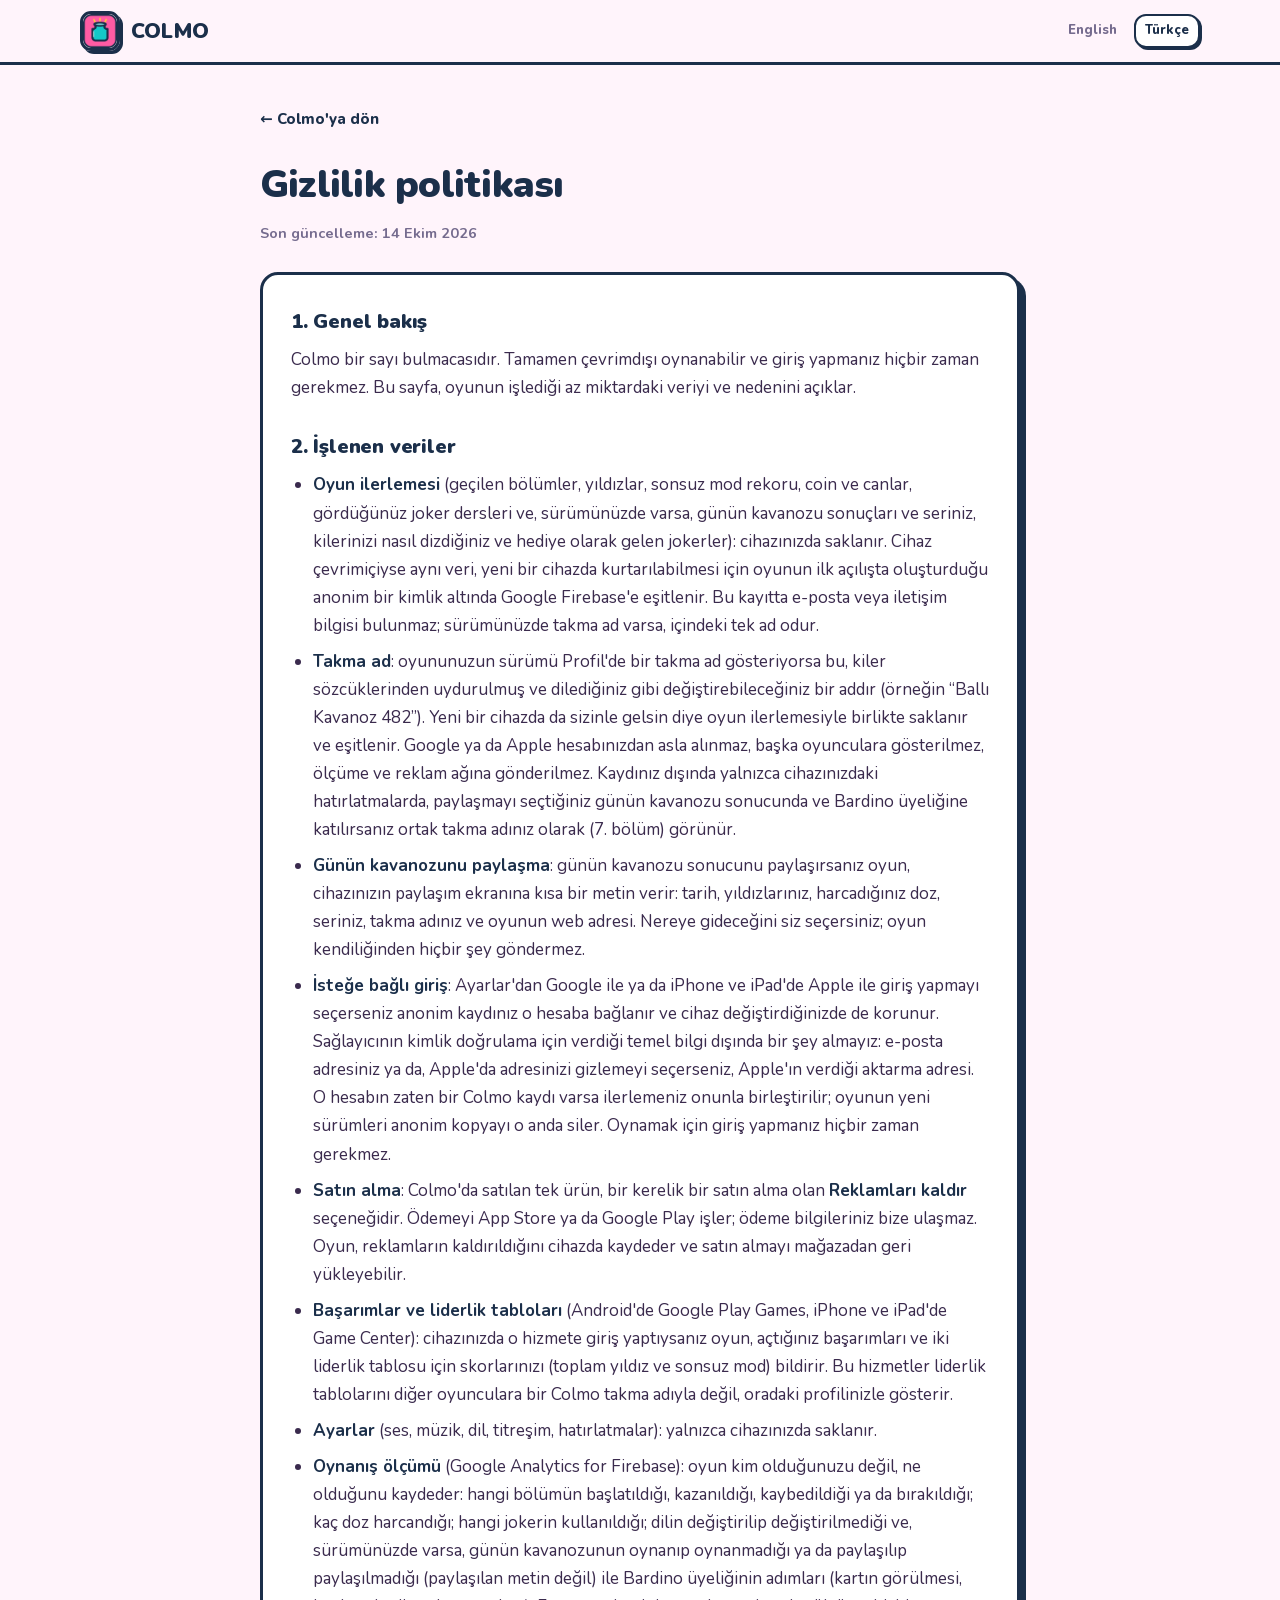
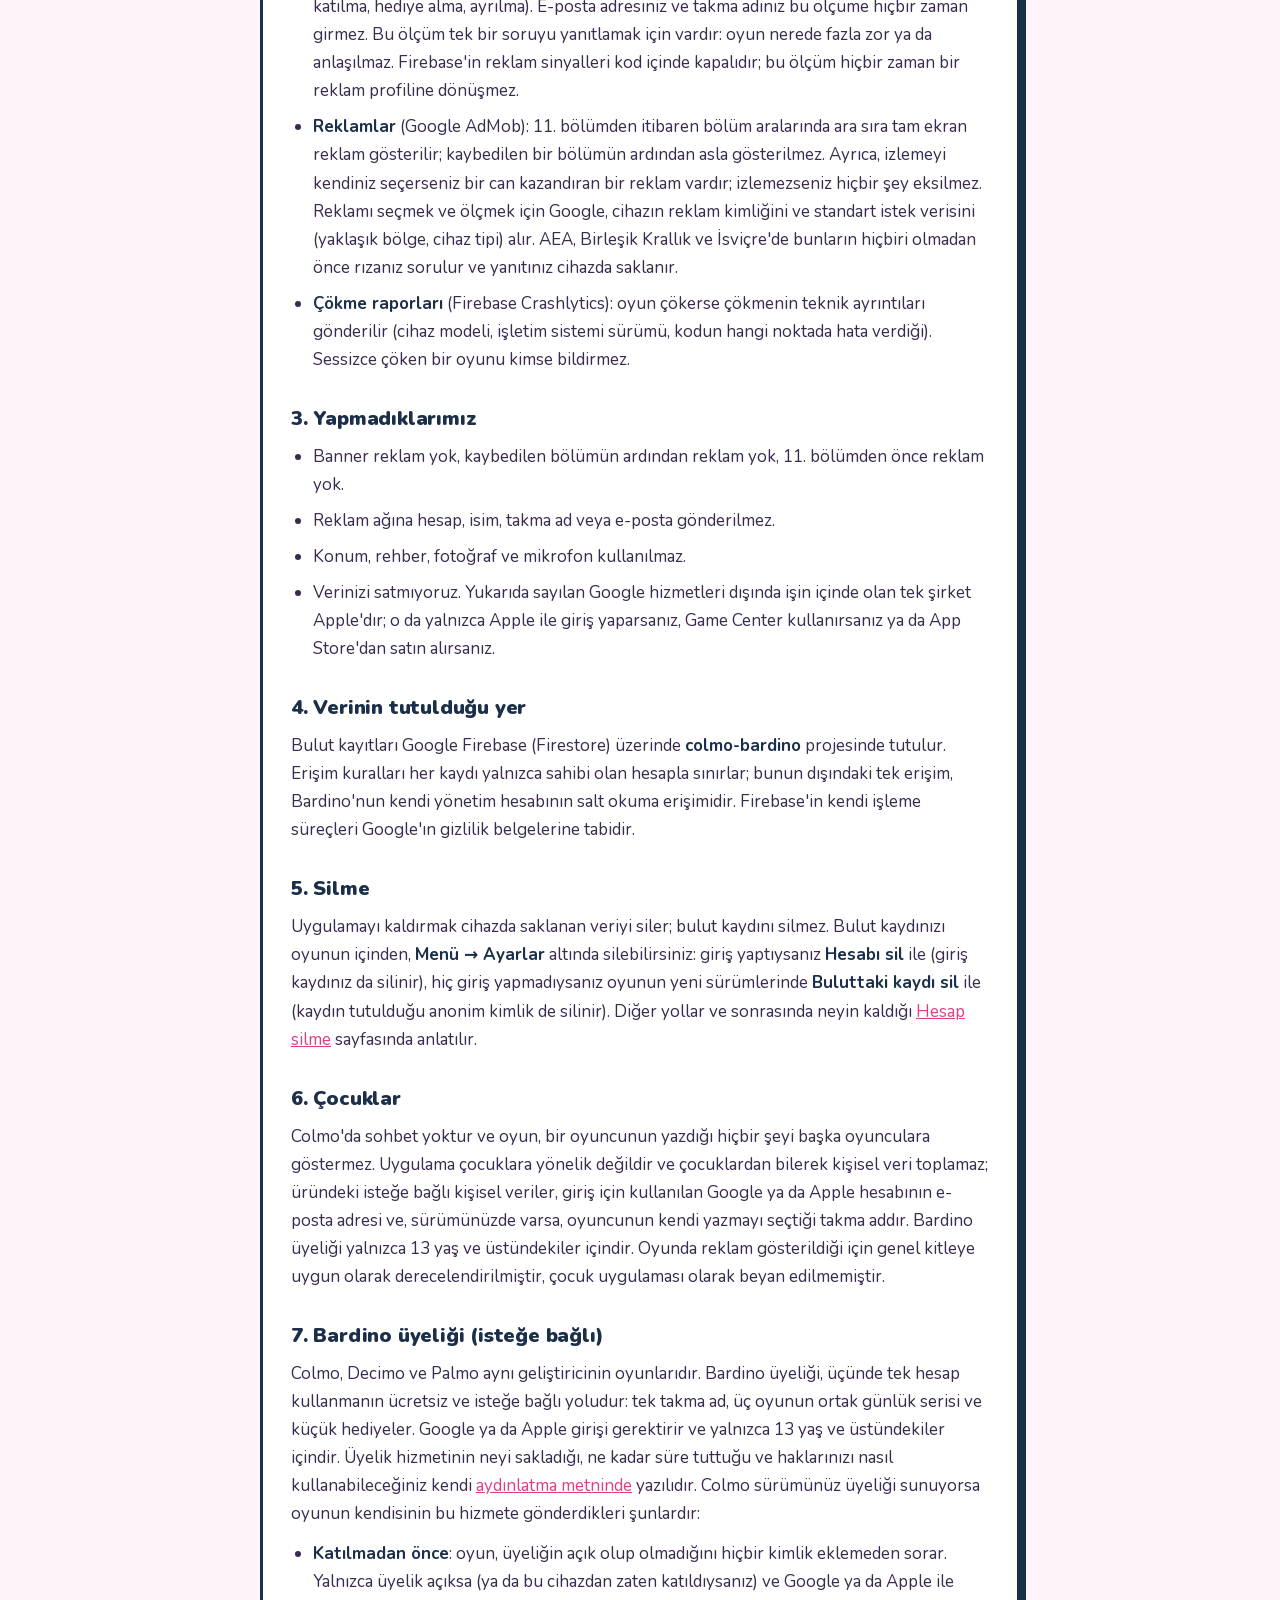
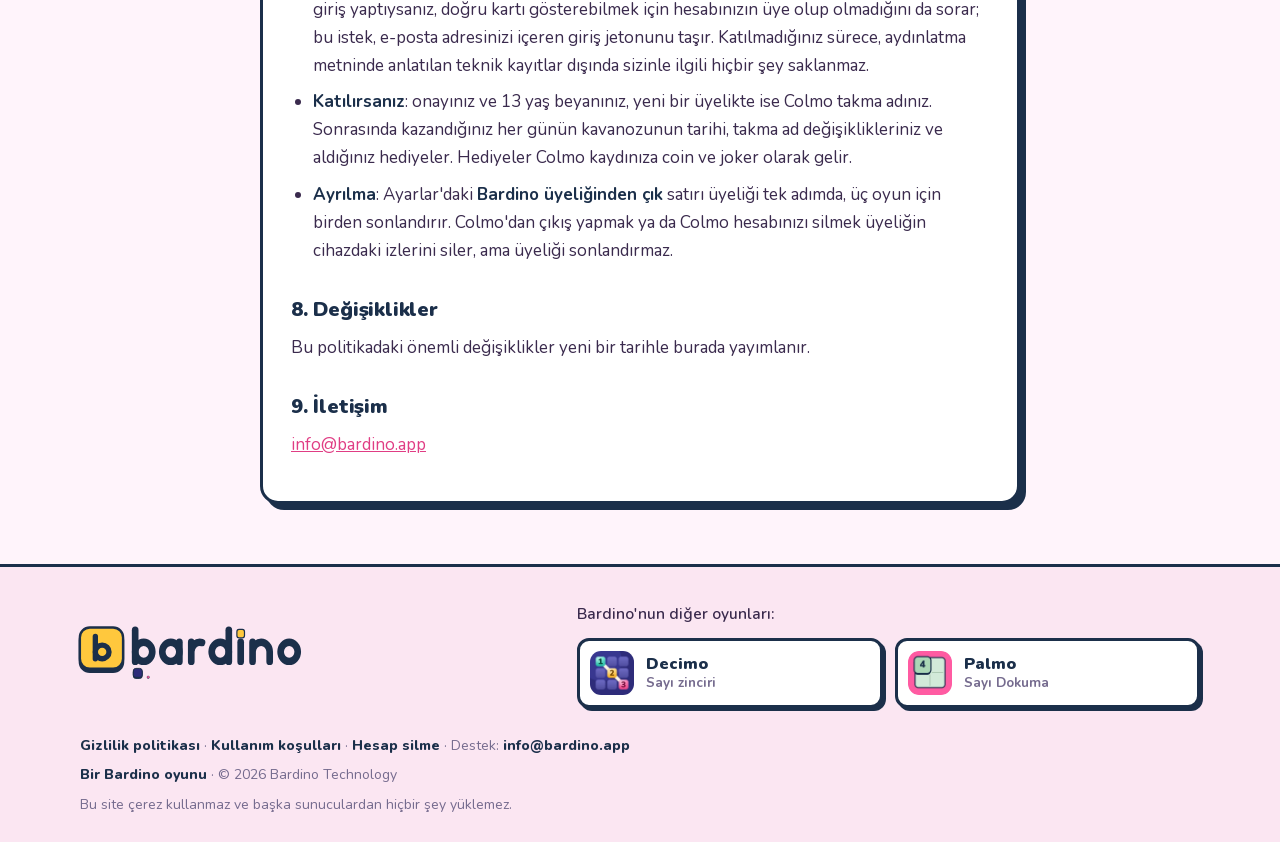
<file: tr/privacy.html>
<!DOCTYPE html>
<html lang="tr">
<head>
    <meta charset="UTF-8">
    <meta name="viewport" content="width=device-width, initial-scale=1.0">
    <meta name="description" content="Colmo'nun cihazınızda neyi sakladığı, bulut kaydına neyi eşitlediği, neyi ölçtüğü ve reklam ağının neyi aldığı.">
    <meta name="robots" content="index, follow">
    <meta property="og:type" content="website">
    <meta property="og:url" content="https://colmo.bardino.app/tr/privacy.html">
    <meta property="og:title" content="Gizlilik politikası - Colmo">
    <meta property="og:description" content="Colmo'nun cihazınızda neyi sakladığı, bulut kaydına neyi eşitlediği, neyi ölçtüğü ve reklam ağının neyi aldığı.">
    <meta property="og:image" content="https://colmo.bardino.app/assets/colmo_share.png">
    <meta property="og:image:width" content="1200">
    <meta property="og:image:height" content="630">
    <meta property="og:locale" content="tr_TR">
    <meta property="og:site_name" content="Colmo">
    <meta name="twitter:card" content="summary_large_image">
    <meta name="twitter:title" content="Gizlilik politikası - Colmo">
    <meta name="twitter:description" content="Colmo'nun cihazınızda neyi sakladığı, bulut kaydına neyi eşitlediği, neyi ölçtüğü ve reklam ağının neyi aldığı.">
    <meta name="twitter:image" content="https://colmo.bardino.app/assets/colmo_share.png">
    <meta name="theme-color" content="#FFF4FB" media="(prefers-color-scheme: light)">
    <meta name="theme-color" content="#3A2A4D" media="(prefers-color-scheme: dark)">
    <title>Gizlilik politikası - Colmo</title>
    <link rel="canonical" href="https://colmo.bardino.app/tr/privacy.html">
    <link rel="alternate" hreflang="en" href="https://colmo.bardino.app/privacy.html">
    <link rel="alternate" hreflang="tr" href="https://colmo.bardino.app/tr/privacy.html">
    <link rel="alternate" hreflang="x-default" href="https://colmo.bardino.app/privacy.html">
    <link rel="icon" type="image/png" href="/favicon.png">
    <link rel="apple-touch-icon" href="/assets/colmo_icon.png">
    <link rel="manifest" href="/manifest.json">
    <link rel="preload" href="/assets/fonts/nunito-400.woff2" as="font" type="font/woff2" crossorigin>
    <link rel="preload" href="/assets/fonts/nunito-900.woff2" as="font" type="font/woff2" crossorigin>
    <link rel="stylesheet" href="/css/legal.css">
</head>
<body>
<header class="ust">
    <div class="kap">
        <a class="marka" href="/tr/">
            <img src="/assets/colmo_icon.png" alt="Colmo" width="40" height="40">
            <b>COLMO</b>
        </a>
        <div class="diller"><a href="/privacy.html" hreflang="en" lang="en"><span class="dil-ad">English</span><span class="dil-kod" aria-hidden="true">EN</span></a><a href="/tr/privacy.html" hreflang="tr" lang="tr" aria-current="page"><span class="dil-ad">Türkçe</span><span class="dil-kod" aria-hidden="true">TR</span></a></div>
    </div>
</header>

<section class="yasal">
    <div class="kap">
        <a class="geri" href="/tr/">&larr; Colmo'ya dön</a>
        <h1>Gizlilik politikası</h1>
        <p class="tarih">Son güncelleme: <time datetime="2026-10-14">14 Ekim 2026</time></p>
        <div class="govde"><h2>1. Genel bakış</h2><p>Colmo bir sayı bulmacasıdır. Tamamen çevrimdışı oynanabilir ve giriş yapmanız hiçbir zaman gerekmez. Bu sayfa, oyunun işlediği az miktardaki veriyi ve nedenini açıklar.</p><h2>2. İşlenen veriler</h2><ul><li><strong>Oyun ilerlemesi</strong> (geçilen bölümler, yıldızlar, sonsuz mod rekoru, coin ve canlar, gördüğünüz joker dersleri ve, sürümünüzde varsa, günün kavanozu sonuçları ve seriniz, kilerinizi nasıl dizdiğiniz ve hediye olarak gelen jokerler): cihazınızda saklanır. Cihaz çevrimiçiyse aynı veri, yeni bir cihazda kurtarılabilmesi için oyunun ilk açılışta oluşturduğu anonim bir kimlik altında Google Firebase'e eşitlenir. Bu kayıtta e-posta veya iletişim bilgisi bulunmaz; sürümünüzde takma ad varsa, içindeki tek ad odur.</li><li><strong>Takma ad</strong>: oyununuzun sürümü Profil'de bir takma ad gösteriyorsa bu, kiler sözcüklerinden uydurulmuş ve dilediğiniz gibi değiştirebileceğiniz bir addır (örneğin &ldquo;Ballı Kavanoz 482&rdquo;). Yeni bir cihazda da sizinle gelsin diye oyun ilerlemesiyle birlikte saklanır ve eşitlenir. Google ya da Apple hesabınızdan asla alınmaz, başka oyunculara gösterilmez, ölçüme ve reklam ağına gönderilmez. Kaydınız dışında yalnızca cihazınızdaki hatırlatmalarda, paylaşmayı seçtiğiniz günün kavanozu sonucunda ve Bardino üyeliğine katılırsanız ortak takma adınız olarak (7. bölüm) görünür.</li><li><strong>Günün kavanozunu paylaşma</strong>: günün kavanozu sonucunu paylaşırsanız oyun, cihazınızın paylaşım ekranına kısa bir metin verir: tarih, yıldızlarınız, harcadığınız doz, seriniz, takma adınız ve oyunun web adresi. Nereye gideceğini siz seçersiniz; oyun kendiliğinden hiçbir şey göndermez.</li><li><strong>İsteğe bağlı giriş</strong>: Ayarlar'dan Google ile ya da iPhone ve iPad'de Apple ile giriş yapmayı seçerseniz anonim kaydınız o hesaba bağlanır ve cihaz değiştirdiğinizde de korunur. Sağlayıcının kimlik doğrulama için verdiği temel bilgi dışında bir şey almayız: e-posta adresiniz ya da, Apple'da adresinizi gizlemeyi seçerseniz, Apple'ın verdiği aktarma adresi. O hesabın zaten bir Colmo kaydı varsa ilerlemeniz onunla birleştirilir; oyunun yeni sürümleri anonim kopyayı o anda siler. Oynamak için giriş yapmanız hiçbir zaman gerekmez.</li><li><strong>Satın alma</strong>: Colmo'da satılan tek ürün, bir kerelik bir satın alma olan <strong>Reklamları kaldır</strong> seçeneğidir. Ödemeyi App Store ya da Google Play işler; ödeme bilgileriniz bize ulaşmaz. Oyun, reklamların kaldırıldığını cihazda kaydeder ve satın almayı mağazadan geri yükleyebilir.</li><li><strong>Başarımlar ve liderlik tabloları</strong> (Android'de Google Play Games, iPhone ve iPad'de Game Center): cihazınızda o hizmete giriş yaptıysanız oyun, açtığınız başarımları ve iki liderlik tablosu için skorlarınızı (toplam yıldız ve sonsuz mod) bildirir. Bu hizmetler liderlik tablolarını diğer oyunculara bir Colmo takma adıyla değil, oradaki profilinizle gösterir.</li><li><strong>Ayarlar</strong> (ses, müzik, dil, titreşim, hatırlatmalar): yalnızca cihazınızda saklanır.</li><li><strong>Oynanış ölçümü</strong> (Google Analytics for Firebase): oyun kim olduğunuzu değil, ne olduğunu kaydeder: hangi bölümün başlatıldığı, kazanıldığı, kaybedildiği ya da bırakıldığı; kaç doz harcandığı; hangi jokerin kullanıldığı; dilin değiştirilip değiştirilmediği ve, sürümünüzde varsa, günün kavanozunun oynanıp oynanmadığı ya da paylaşılıp paylaşılmadığı (paylaşılan metin değil) ile Bardino üyeliğinin adımları (kartın görülmesi, katılma, hediye alma, ayrılma). E-posta adresiniz ve takma adınız bu ölçüme hiçbir zaman girmez. Bu ölçüm tek bir soruyu yanıtlamak için vardır: oyun nerede fazla zor ya da anlaşılmaz. Firebase'in reklam sinyalleri kod içinde kapalıdır; bu ölçüm hiçbir zaman bir reklam profiline dönüşmez.</li><li><strong>Reklamlar</strong> (Google AdMob): 11. bölümden itibaren bölüm aralarında ara sıra tam ekran reklam gösterilir; kaybedilen bir bölümün ardından asla gösterilmez. Ayrıca, izlemeyi kendiniz seçerseniz bir can kazandıran bir reklam vardır; izlemezseniz hiçbir şey eksilmez. Reklamı seçmek ve ölçmek için Google, cihazın reklam kimliğini ve standart istek verisini (yaklaşık bölge, cihaz tipi) alır. AEA, Birleşik Krallık ve İsviçre'de bunların hiçbiri olmadan önce rızanız sorulur ve yanıtınız cihazda saklanır.</li><li><strong>Çökme raporları</strong> (Firebase Crashlytics): oyun çökerse çökmenin teknik ayrıntıları gönderilir (cihaz modeli, işletim sistemi sürümü, kodun hangi noktada hata verdiği). Sessizce çöken bir oyunu kimse bildirmez.</li></ul><h2>3. Yapmadıklarımız</h2><ul><li>Banner reklam yok, kaybedilen bölümün ardından reklam yok, 11. bölümden önce reklam yok.</li><li>Reklam ağına hesap, isim, takma ad veya e-posta gönderilmez.</li><li>Konum, rehber, fotoğraf ve mikrofon kullanılmaz.</li><li>Verinizi satmıyoruz. Yukarıda sayılan Google hizmetleri dışında işin içinde olan tek şirket Apple'dır; o da yalnızca Apple ile giriş yaparsanız, Game Center kullanırsanız ya da App Store'dan satın alırsanız.</li></ul><h2>4. Verinin tutulduğu yer</h2><p>Bulut kayıtları Google Firebase (Firestore) üzerinde <strong>colmo-bardino</strong> projesinde tutulur. Erişim kuralları her kaydı yalnızca sahibi olan hesapla sınırlar; bunun dışındaki tek erişim, Bardino'nun kendi yönetim hesabının salt okuma erişimidir. Firebase'in kendi işleme süreçleri Google'ın gizlilik belgelerine tabidir.</p><h2>5. Silme</h2><p>Uygulamayı kaldırmak cihazda saklanan veriyi siler; bulut kaydını silmez. Bulut kaydınızı oyunun içinden, <strong>Menü &rarr; Ayarlar</strong> altında silebilirsiniz: giriş yaptıysanız <strong>Hesabı sil</strong> ile (giriş kaydınız da silinir), hiç giriş yapmadıysanız oyunun yeni sürümlerinde <strong>Buluttaki kaydı sil</strong> ile (kaydın tutulduğu anonim kimlik de silinir). Diğer yollar ve sonrasında neyin kaldığı <a href="/tr/account-deletion.html">Hesap silme</a> sayfasında anlatılır.</p><h2>6. Çocuklar</h2><p>Colmo'da sohbet yoktur ve oyun, bir oyuncunun yazdığı hiçbir şeyi başka oyunculara göstermez. Uygulama çocuklara yönelik değildir ve çocuklardan bilerek kişisel veri toplamaz; üründeki isteğe bağlı kişisel veriler, giriş için kullanılan Google ya da Apple hesabının e-posta adresi ve, sürümünüzde varsa, oyuncunun kendi yazmayı seçtiği takma addır. Bardino üyeliği yalnızca 13 yaş ve üstündekiler içindir. Oyunda reklam gösterildiği için genel kitleye uygun olarak derecelendirilmiştir, çocuk uygulaması olarak beyan edilmemiştir.</p><h2>7. Bardino üyeliği (isteğe bağlı)</h2><p>Colmo, Decimo ve Palmo aynı geliştiricinin oyunlarıdır. Bardino üyeliği, üçünde tek hesap kullanmanın ücretsiz ve isteğe bağlı yoludur: tek takma ad, üç oyunun ortak günlük serisi ve küçük hediyeler. Google ya da Apple girişi gerektirir ve yalnızca 13 yaş ve üstündekiler içindir. Üyelik hizmetinin neyi sakladığı, ne kadar süre tuttuğu ve haklarınızı nasıl kullanabileceğiniz kendi <a href="https://bardino.app/uyelik/aydinlatma">aydınlatma metninde</a> yazılıdır. Colmo sürümünüz üyeliği sunuyorsa oyunun kendisinin bu hizmete gönderdikleri şunlardır:</p><ul><li><strong>Katılmadan önce</strong>: oyun, üyeliğin açık olup olmadığını hiçbir kimlik eklemeden sorar. Yalnızca üyelik açıksa (ya da bu cihazdan zaten katıldıysanız) ve Google ya da Apple ile giriş yaptıysanız, doğru kartı gösterebilmek için hesabınızın üye olup olmadığını da sorar; bu istek, e-posta adresinizi içeren giriş jetonunu taşır. Katılmadığınız sürece, aydınlatma metninde anlatılan teknik kayıtlar dışında sizinle ilgili hiçbir şey saklanmaz.</li><li><strong>Katılırsanız</strong>: onayınız ve 13 yaş beyanınız, yeni bir üyelikte ise Colmo takma adınız. Sonrasında kazandığınız her günün kavanozunun tarihi, takma ad değişiklikleriniz ve aldığınız hediyeler. Hediyeler Colmo kaydınıza coin ve joker olarak gelir.</li><li><strong>Ayrılma</strong>: Ayarlar'daki <strong>Bardino üyeliğinden çık</strong> satırı üyeliği tek adımda, üç oyun için birden sonlandırır. Colmo'dan çıkış yapmak ya da Colmo hesabınızı silmek üyeliğin cihazdaki izlerini siler, ama üyeliği sonlandırmaz.</li></ul><h2>8. Değişiklikler</h2><p>Bu politikadaki önemli değişiklikler yeni bir tarihle burada yayımlanır.</p><h2>9. İletişim</h2><p><!--email_off--><a href="mailto:info@bardino.app">info@bardino.app</a><!--/email_off--></p></div>
    </div>
</section>
<footer class="aile">
    <div class="kap aile-ust">
        <a class="aile-marka" href="https://bardino.app/tr/"><svg class="aile-logo bardino-intro" viewBox="0 0 600 150" data-bardino-intro role="img" aria-label="Bardino"><g class="bi-mark"><g transform="translate(0 6) scale(1.12)"><rect x="4.5" y="9.5" width="91" height="87" rx="21" class="bi-ef bi-es" stroke-width="5"/><rect x="4.5" y="3" width="91" height="87" rx="21" fill="#FFC83D" class="bi-es" stroke-width="5"/><g fill="none" stroke="#1B2F4A" stroke-width="11.2" stroke-linecap="round"><path d="M37.1 22.1V68.9"/><circle cx="51.5" cy="54.5" r="14.4"/></g></g></g><g class="bi-word"><g transform="translate(134 8) scale(.62)" fill="none" stroke="currentColor" stroke-width="28" stroke-linecap="round" stroke-linejoin="round"><path d="M16 19V136"/><circle cx="52" cy="100" r="36"/><circle cx="166" cy="100" r="36"/><path d="M202 64V136"/><path d="M252 64V136M252 100A36 36 0 0 1 297.32 65.23"/><circle cx="374" cy="100" r="36"/><path d="M410 19V136"/><path d="M460 64V136"/><path d="M510 64V136M510 100A36 36 0 0 1 582 100V136"/><circle cx="664" cy="100" r="36"/></g></g><g transform="translate(139 112) scale(.65)"><g class="bi-stone"><rect x="2" y="6" width="32" height="32" rx="9" class="bi-ef bi-es" stroke-width="3.5"/><rect x="2" y="2" width="32" height="32" rx="9" fill="#2E2C7A" class="bi-es" stroke-width="3.5"/></g><g class="bi-stone"><rect x="44" y="6" width="32" height="32" rx="9" class="bi-ef bi-es" stroke-width="3.5"/><rect x="44" y="2" width="32" height="32" rx="9" fill="#FF5BA3" class="bi-es" stroke-width="3.5"/></g><g class="bi-stone"><rect x="86" y="6" width="32" height="32" rx="9" class="bi-ef bi-es" stroke-width="3.5"/><rect x="86" y="2" width="32" height="32" rx="9" fill="#ABD7B6" class="bi-es" stroke-width="3.5"/></g></g><g class="bi-dot" transform="translate(419.2 30.94)"><rect x="-9.92" y="-19.84" width="19.84" height="19.84" rx="5.58" fill="#FFC83D" class="bi-es" stroke-width="3.1"/></g></svg></a>
        <div class="aile-kardes">
            <p>Bardino'nun diğer oyunları:</p>
            <ul><li><a href="https://decimo.bardino.app/tr/"><img src="/assets/aile/decimo.webp" alt="" width="44" height="44" loading="lazy"><span><b>Decimo</b><small>Sayı zinciri</small></span></a></li><li><a href="https://palmo.bardino.app/tr/"><img src="/assets/aile/palmo.webp" alt="" width="44" height="44" loading="lazy"><span><b>Palmo</b><small>Sayı Dokuma</small></span></a></li></ul>
        </div>
    </div>
    <div class="kap aile-alt">
        <p class="f-baglantilar"><a href="/tr/privacy.html">Gizlilik politikası</a><span class="f-ayrac" aria-hidden="true"> · </span><a href="/tr/terms.html">Kullanım koşulları</a><span class="f-ayrac" aria-hidden="true"> · </span><a href="/tr/account-deletion.html">Hesap silme</a><span class="f-ayrac" aria-hidden="true"> · </span>Destek: <!--email_off--><a href="mailto:info@bardino.app">info@bardino.app</a><!--/email_off--></p>
        <p class="f-imza"><a href="https://bardino.app/tr/">Bir Bardino oyunu</a><span class="f-ayrac" aria-hidden="true"> · </span>&copy; 2026 Bardino Technology</p>
        <p class="f-not">Bu site çerez kullanmaz ve başka sunuculardan hiçbir şey yüklemez.</p>
    </div>
</footer>

<script src="/assets/bardino-intro.js" defer></script>
</body>
</html>
</file>
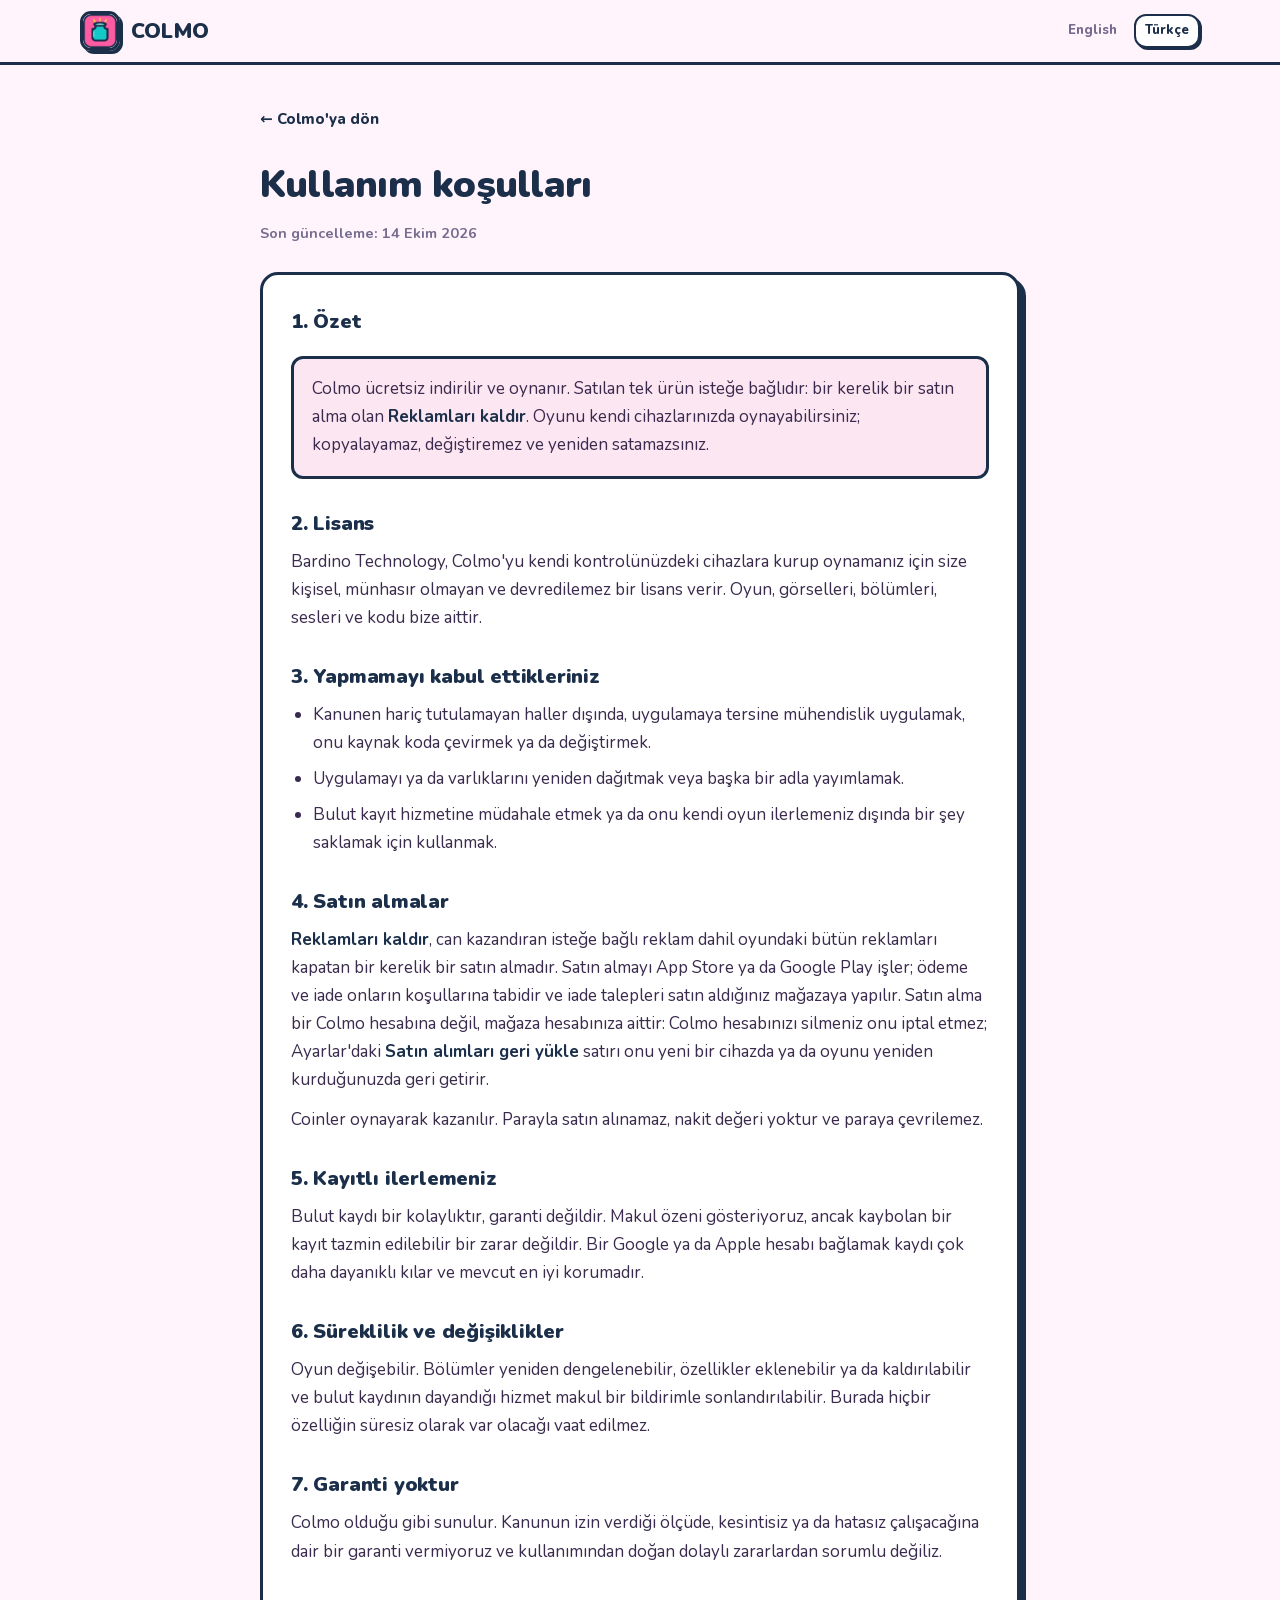
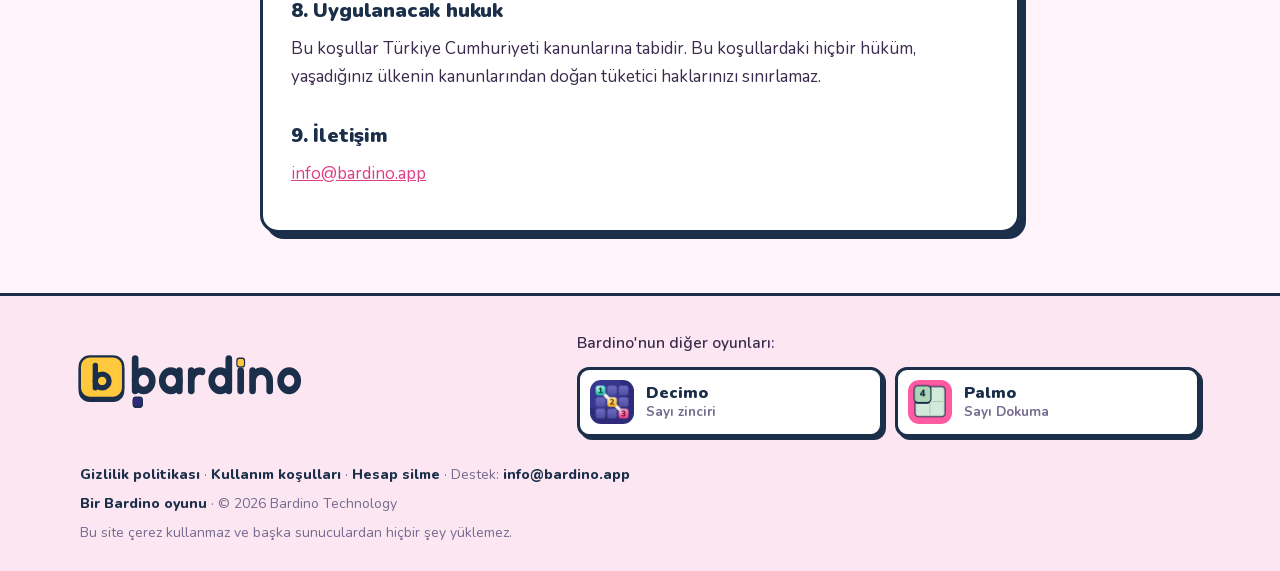
<file: tr/terms.html>
<!DOCTYPE html>
<html lang="tr">
<head>
    <meta charset="UTF-8">
    <meta name="viewport" content="width=device-width, initial-scale=1.0">
    <meta name="description" content="Colmo'yu oynama lisansı, isteğe bağlı tek satın alma (Reklamları kaldır), bulut kaydı ve uygulanacak hukuk.">
    <meta name="robots" content="index, follow">
    <meta property="og:type" content="website">
    <meta property="og:url" content="https://colmo.bardino.app/tr/terms.html">
    <meta property="og:title" content="Kullanım koşulları - Colmo">
    <meta property="og:description" content="Colmo'yu oynama lisansı, isteğe bağlı tek satın alma (Reklamları kaldır), bulut kaydı ve uygulanacak hukuk.">
    <meta property="og:image" content="https://colmo.bardino.app/assets/colmo_share.png">
    <meta property="og:image:width" content="1200">
    <meta property="og:image:height" content="630">
    <meta property="og:locale" content="tr_TR">
    <meta property="og:site_name" content="Colmo">
    <meta name="twitter:card" content="summary_large_image">
    <meta name="twitter:title" content="Kullanım koşulları - Colmo">
    <meta name="twitter:description" content="Colmo'yu oynama lisansı, isteğe bağlı tek satın alma (Reklamları kaldır), bulut kaydı ve uygulanacak hukuk.">
    <meta name="twitter:image" content="https://colmo.bardino.app/assets/colmo_share.png">
    <meta name="theme-color" content="#FFF4FB" media="(prefers-color-scheme: light)">
    <meta name="theme-color" content="#3A2A4D" media="(prefers-color-scheme: dark)">
    <title>Kullanım koşulları - Colmo</title>
    <link rel="canonical" href="https://colmo.bardino.app/tr/terms.html">
    <link rel="alternate" hreflang="en" href="https://colmo.bardino.app/terms.html">
    <link rel="alternate" hreflang="tr" href="https://colmo.bardino.app/tr/terms.html">
    <link rel="alternate" hreflang="x-default" href="https://colmo.bardino.app/terms.html">
    <link rel="icon" type="image/png" href="/favicon.png">
    <link rel="apple-touch-icon" href="/assets/colmo_icon.png">
    <link rel="manifest" href="/manifest.json">
    <link rel="preload" href="/assets/fonts/nunito-400.woff2" as="font" type="font/woff2" crossorigin>
    <link rel="preload" href="/assets/fonts/nunito-900.woff2" as="font" type="font/woff2" crossorigin>
    <link rel="stylesheet" href="/css/legal.css">
</head>
<body>
<header class="ust">
    <div class="kap">
        <a class="marka" href="/tr/">
            <img src="/assets/colmo_icon.png" alt="Colmo" width="40" height="40">
            <b>COLMO</b>
        </a>
        <div class="diller"><a href="/terms.html" hreflang="en" lang="en"><span class="dil-ad">English</span><span class="dil-kod" aria-hidden="true">EN</span></a><a href="/tr/terms.html" hreflang="tr" lang="tr" aria-current="page"><span class="dil-ad">Türkçe</span><span class="dil-kod" aria-hidden="true">TR</span></a></div>
    </div>
</header>

<section class="yasal">
    <div class="kap">
        <a class="geri" href="/tr/">&larr; Colmo'ya dön</a>
        <h1>Kullanım koşulları</h1>
        <p class="tarih">Son güncelleme: <time datetime="2026-10-14">14 Ekim 2026</time></p>
        <div class="govde"><h2>1. Özet</h2><div class="vurgu"><p>Colmo ücretsiz indirilir ve oynanır. Satılan tek ürün isteğe bağlıdır: bir kerelik bir satın alma olan <strong>Reklamları kaldır</strong>. Oyunu kendi cihazlarınızda oynayabilirsiniz; kopyalayamaz, değiştiremez ve yeniden satamazsınız.</p></div><h2>2. Lisans</h2><p>Bardino Technology, Colmo'yu kendi kontrolünüzdeki cihazlara kurup oynamanız için size kişisel, münhasır olmayan ve devredilemez bir lisans verir. Oyun, görselleri, bölümleri, sesleri ve kodu bize aittir.</p><h2>3. Yapmamayı kabul ettikleriniz</h2><ul><li>Kanunen hariç tutulamayan haller dışında, uygulamaya tersine mühendislik uygulamak, onu kaynak koda çevirmek ya da değiştirmek.</li><li>Uygulamayı ya da varlıklarını yeniden dağıtmak veya başka bir adla yayımlamak.</li><li>Bulut kayıt hizmetine müdahale etmek ya da onu kendi oyun ilerlemeniz dışında bir şey saklamak için kullanmak.</li></ul><h2>4. Satın almalar</h2><p><strong>Reklamları kaldır</strong>, can kazandıran isteğe bağlı reklam dahil oyundaki bütün reklamları kapatan bir kerelik bir satın almadır. Satın almayı App Store ya da Google Play işler; ödeme ve iade onların koşullarına tabidir ve iade talepleri satın aldığınız mağazaya yapılır. Satın alma bir Colmo hesabına değil, mağaza hesabınıza aittir: Colmo hesabınızı silmeniz onu iptal etmez; Ayarlar'daki <strong>Satın alımları geri yükle</strong> satırı onu yeni bir cihazda ya da oyunu yeniden kurduğunuzda geri getirir.</p><p>Coinler oynayarak kazanılır. Parayla satın alınamaz, nakit değeri yoktur ve paraya çevrilemez.</p><h2>5. Kayıtlı ilerlemeniz</h2><p>Bulut kaydı bir kolaylıktır, garanti değildir. Makul özeni gösteriyoruz, ancak kaybolan bir kayıt tazmin edilebilir bir zarar değildir. Bir Google ya da Apple hesabı bağlamak kaydı çok daha dayanıklı kılar ve mevcut en iyi korumadır.</p><h2>6. Süreklilik ve değişiklikler</h2><p>Oyun değişebilir. Bölümler yeniden dengelenebilir, özellikler eklenebilir ya da kaldırılabilir ve bulut kaydının dayandığı hizmet makul bir bildirimle sonlandırılabilir. Burada hiçbir özelliğin süresiz olarak var olacağı vaat edilmez.</p><h2>7. Garanti yoktur</h2><p>Colmo olduğu gibi sunulur. Kanunun izin verdiği ölçüde, kesintisiz ya da hatasız çalışacağına dair bir garanti vermiyoruz ve kullanımından doğan dolaylı zararlardan sorumlu değiliz.</p><h2>8. Uygulanacak hukuk</h2><p>Bu koşullar Türkiye Cumhuriyeti kanunlarına tabidir. Bu koşullardaki hiçbir hüküm, yaşadığınız ülkenin kanunlarından doğan tüketici haklarınızı sınırlamaz.</p><h2>9. İletişim</h2><p><!--email_off--><a href="mailto:info@bardino.app">info@bardino.app</a><!--/email_off--></p></div>
    </div>
</section>
<footer class="aile">
    <div class="kap aile-ust">
        <a class="aile-marka" href="https://bardino.app/tr/"><svg class="aile-logo bardino-intro" viewBox="0 0 600 150" data-bardino-intro role="img" aria-label="Bardino"><g class="bi-mark"><g transform="translate(0 6) scale(1.12)"><rect x="4.5" y="9.5" width="91" height="87" rx="21" class="bi-ef bi-es" stroke-width="5"/><rect x="4.5" y="3" width="91" height="87" rx="21" fill="#FFC83D" class="bi-es" stroke-width="5"/><g fill="none" stroke="#1B2F4A" stroke-width="11.2" stroke-linecap="round"><path d="M37.1 22.1V68.9"/><circle cx="51.5" cy="54.5" r="14.4"/></g></g></g><g class="bi-word"><g transform="translate(134 8) scale(.62)" fill="none" stroke="currentColor" stroke-width="28" stroke-linecap="round" stroke-linejoin="round"><path d="M16 19V136"/><circle cx="52" cy="100" r="36"/><circle cx="166" cy="100" r="36"/><path d="M202 64V136"/><path d="M252 64V136M252 100A36 36 0 0 1 297.32 65.23"/><circle cx="374" cy="100" r="36"/><path d="M410 19V136"/><path d="M460 64V136"/><path d="M510 64V136M510 100A36 36 0 0 1 582 100V136"/><circle cx="664" cy="100" r="36"/></g></g><g transform="translate(139 112) scale(.65)"><g class="bi-stone"><rect x="2" y="6" width="32" height="32" rx="9" class="bi-ef bi-es" stroke-width="3.5"/><rect x="2" y="2" width="32" height="32" rx="9" fill="#2E2C7A" class="bi-es" stroke-width="3.5"/></g><g class="bi-stone"><rect x="44" y="6" width="32" height="32" rx="9" class="bi-ef bi-es" stroke-width="3.5"/><rect x="44" y="2" width="32" height="32" rx="9" fill="#FF5BA3" class="bi-es" stroke-width="3.5"/></g><g class="bi-stone"><rect x="86" y="6" width="32" height="32" rx="9" class="bi-ef bi-es" stroke-width="3.5"/><rect x="86" y="2" width="32" height="32" rx="9" fill="#ABD7B6" class="bi-es" stroke-width="3.5"/></g></g><g class="bi-dot" transform="translate(419.2 30.94)"><rect x="-9.92" y="-19.84" width="19.84" height="19.84" rx="5.58" fill="#FFC83D" class="bi-es" stroke-width="3.1"/></g></svg></a>
        <div class="aile-kardes">
            <p>Bardino'nun diğer oyunları:</p>
            <ul><li><a href="https://decimo.bardino.app/tr/"><img src="/assets/aile/decimo.webp" alt="" width="44" height="44" loading="lazy"><span><b>Decimo</b><small>Sayı zinciri</small></span></a></li><li><a href="https://palmo.bardino.app/tr/"><img src="/assets/aile/palmo.webp" alt="" width="44" height="44" loading="lazy"><span><b>Palmo</b><small>Sayı Dokuma</small></span></a></li></ul>
        </div>
    </div>
    <div class="kap aile-alt">
        <p class="f-baglantilar"><a href="/tr/privacy.html">Gizlilik politikası</a><span class="f-ayrac" aria-hidden="true"> · </span><a href="/tr/terms.html">Kullanım koşulları</a><span class="f-ayrac" aria-hidden="true"> · </span><a href="/tr/account-deletion.html">Hesap silme</a><span class="f-ayrac" aria-hidden="true"> · </span>Destek: <!--email_off--><a href="mailto:info@bardino.app">info@bardino.app</a><!--/email_off--></p>
        <p class="f-imza"><a href="https://bardino.app/tr/">Bir Bardino oyunu</a><span class="f-ayrac" aria-hidden="true"> · </span>&copy; 2026 Bardino Technology</p>
        <p class="f-not">Bu site çerez kullanmaz ve başka sunuculardan hiçbir şey yüklemez.</p>
    </div>
</footer>

<script src="/assets/bardino-intro.js" defer></script>
</body>
</html>
</file>
<file: css/style.css>
/* Colmo - colmo.bardino.app
 *
 * Palet oyunun kendisinden alindi (lib/theme.dart), siteye ozel renk
 * uydurulmadi. Decimo sitesindeki kural burada da gecerli: siteyi gorup
 * uygulamayi acan kisi ayni urune bakmali.
 *
 * Bir kural daha oyundan devralindi ve bu siteyi Decimo'nunkinden ayiran sey
 * o: COLMO'da derinlik KATI bir ofset kabartmadir, bulanik golge degil.
 * theme.dart'in basinda aynen boyle yaziyor ("a blur is a bug"). Sitede de
 * hicbir yerde blur yok; her kabartma tam piksel, tam renk.
 */

/* Nunito sitenin kendi dosyasi: oyunun TTF'lerinden Latin + Latin Extended-A
   alt kumesi (tools/build-fonts.py). Google Fonts'tan yuklenmiyor, yani
   ziyaretcinin IP'si baska bir sunucuya gitmiyor. Lisans assets/fonts/OFL.txt. */
@font-face { font-family: Nunito; font-style: normal; font-weight: 400; font-display: swap; src: url("/assets/fonts/nunito-400.woff2") format("woff2"); }
@font-face { font-family: Nunito; font-style: normal; font-weight: 600; font-display: swap; src: url("/assets/fonts/nunito-600.woff2") format("woff2"); }
@font-face { font-family: Nunito; font-style: normal; font-weight: 700; font-display: swap; src: url("/assets/fonts/nunito-700.woff2") format("woff2"); }
@font-face { font-family: Nunito; font-style: normal; font-weight: 800; font-display: swap; src: url("/assets/fonts/nunito-800.woff2") format("woff2"); }
@font-face { font-family: Nunito; font-style: normal; font-weight: 900; font-display: swap; src: url("/assets/fonts/nunito-900.woff2") format("woff2"); }

:root {
  --zemin:   #FFF4FB;
  --duvar:   #FBE6F2;
  --beyaz:   #FFFFFF;
  --pembe:   #FF5BA3;
  --pembe-d: #E03D84;
  --turkuaz: #14C8C8;
  --turkuaz-d: #0FA3A3;
  --sari:    #FFC83D;
  --sari-d:  #F0A800;
  --mor:     #9B5DE5;
  --lacivert:#1B2F4A;
  --ink:     #3A2A4D;
  --soluk:   #756B8E;
  --raf:     #FFE0A8;
  --raf-k:   #F2C05A;
  --r:       18px;
  --r-s:     12px;

  /* Lacivert iki ayri is goruyordu: baslik rengi ve kontur/golge rengi. Acik
     temada ikisi ayni renk, koyu temada ayrilmalari gerek (baslik acilir,
     kontur koyulasir), o yuzden iki ad. Sari rozetin uzerindeki lacivert ise
     zeminden bagimsiz, --lacivert olarak kaldi. */
  --baslik:  var(--lacivert);
  --kontur:  var(--lacivert);
  --ust:     rgba(255, 244, 251, .92);
  --baglanti: var(--pembe-d);
  color-scheme: light dark;
}

/* Koyu tema: sistem tercihine uyuyor, bardino.app ile ayni kural. Oyunun koyu
   temasi yok; zemin bardino.app'in koyu temada Colmo kartina verdigi renk
   (#3A2A4D, oyunun murekkebi), kontur ve golge oradaki #07060F. Ara tonlar bu
   ikisiyle acik metin renginin karisimi, yeni renk uydurulmadi. Pembe
   baglanti koyu kutuda AA'yi gecmiyor (3.35); oyunun acik pembesi #FFB8D4
   geciyor (6.02). */
@media (prefers-color-scheme: dark) {
  :root {
    --zemin:   #3A2A4D;
    --duvar:   #2B1F3A;
    --beyaz:   #4E3E5D;
    --ink:     #E9E3EF;
    --soluk:   #C9C0DA;
    --baslik:  #FDF6F0;
    --kontur:  #07060F;
    --ust:     rgba(58, 42, 77, .92);
    --baglanti: #FFB8D4;
  }
}

* { box-sizing: border-box; margin: 0; padding: 0; }

/* Genislik ezilirken yukseklik oznitelikte kalirsa 1422 piksellik bir satir
   aciliyor ve metin ekranin altina dusuyor. height:auto sart. */
img { max-width: 100%; height: auto; display: block; }

html { scroll-behavior: smooth; }

body {
  background: var(--zemin);
  color: var(--ink);
  font-family: Nunito, system-ui, -apple-system, "Segoe UI", sans-serif;
  font-size: 17px;
  line-height: 1.65;
  -webkit-font-smoothing: antialiased;
}

.kap { width: min(1120px, 92vw); margin: 0 auto; }

a { color: var(--baglanti); }

/* ── Ust bar ─────────────────────────────────────────────────────────── */
.ust {
  position: sticky; top: 0; z-index: 50;
  background: var(--ust);
  border-bottom: 3px solid var(--kontur);
}
.ust .kap { display: flex; align-items: center; gap: 14px; padding: 11px 0; }
.marka { display: flex; align-items: center; gap: 11px; text-decoration: none; color: var(--baslik); }
.marka img {
  width: 40px; height: 40px; border-radius: 11px;
  border: 3px solid var(--kontur);
  box-shadow: 3px 3px 0 var(--kontur);
}
.marka b { font-size: 21px; font-weight: 900; letter-spacing: .01em; }

/* Dil secici: bayrak yok. Bayrak dili degil ulkeyi gosterir ve altisi da
   birden cok ulkede konusuluyor. */
.diller { margin-left: auto; display: flex; gap: 6px; flex-wrap: wrap; }
.diller a {
  position: relative;
  display: inline-block; padding: 4px 9px; border-radius: var(--r-s);
  font-size: 13px; font-weight: 800; text-decoration: none;
  color: var(--soluk); border: 2px solid transparent;
}
.diller a:hover { color: var(--baslik); border-color: var(--duvar); }
.diller a[aria-current="page"] {
  color: var(--baslik); background: var(--beyaz);
  border-color: var(--kontur); box-shadow: 2px 2px 0 var(--kontur);
}

/* Telefonda alti dil adi iki satira tasiyordu. 600 px altinda kisa kod
   gorunur (EN, TR...); tam ad ekran okuyucu icin yerinde kalir, yalnizca
   gorsel olarak gizlenir. */
.dil-kod { display: none; }
@media (max-width: 599px) {
  .ust .kap { gap: 10px; }
  .marka { gap: 8px; }
  .marka b { font-size: 18px; }
  .diller { gap: 3px; flex-wrap: nowrap; }
  .diller a { padding: 3px 6px; font-size: 12.5px; }
  .dil-ad {
    position: absolute; width: 1px; height: 1px; overflow: hidden;
    clip: rect(0 0 0 0); clip-path: inset(50%); white-space: nowrap;
  }
  .dil-kod { display: inline; }
}

/* ── Kahraman ────────────────────────────────────────────────────────── */
.kahraman { padding: 58px 0 44px; }
.kahraman .kap { display: grid; grid-template-columns: 1.05fr .95fr; gap: 46px; align-items: center; }
@media (max-width: 860px) {
  .kahraman { padding: 36px 0 30px; }
  .kahraman .kap { grid-template-columns: 1fr; gap: 30px; }
}

.kahraman h1 {
  margin: 0 0 14px;
  font-size: clamp(34px, 5.6vw, 54px); line-height: 1.08;
  font-weight: 900; letter-spacing: -.02em; color: var(--baslik);
}
.kahraman h1 em { font-style: normal; color: var(--pembe); }
.alt { font-size: 18px; color: var(--soluk); max-width: 46ch; }
.kucuk { margin-top: 14px; font-size: 14px; color: var(--soluk); font-weight: 700; }

.telefon img {
  width: min(300px, 76vw); margin: 0 auto;
  border-radius: 22px; border: 4px solid var(--kontur);
  box-shadow: 8px 8px 0 var(--kontur);
}

/* Magaza rozetleri resmi dosyalar, olduklari gibi: kabartma, cerceve ya da
   renk eklenmez (Apple ve Google kilavuzu). Kati golge kurali burada islemez.
   Iki rozet arasi en az rozet boyunun dortte biri. */
.magaza { margin-top: 22px; display: flex; gap: 12px; flex-wrap: wrap; }
.magaza a { display: block; }
.magaza img { height: 48px; width: auto; }
.kapanis .magaza { justify-content: center; }

/* ── Bolumler ───────────────────────────────────────────────────────── */
section { padding: 54px 0; }
.duvar-bolum { background: var(--duvar); border-top: 3px solid var(--kontur); border-bottom: 3px solid var(--kontur); }
h2 {
  font-size: clamp(25px, 3.4vw, 34px); font-weight: 900;
  color: var(--baslik); letter-spacing: -.01em; text-align: center;
}
.bolum-alt { text-align: center; color: var(--soluk); margin: 10px auto 30px; max-width: 62ch; }

/* Nasil oynanir: uc kart, oyunun kendi kurali. */
.nasil { padding-top: 24px; }
.nasil h2, .duvar-bolum h2 { margin-bottom: 28px; }
.adimlar { display: grid; grid-template-columns: repeat(3, 1fr); gap: 20px; list-style: none; }
.adim b { color: var(--baslik); }
.ozellikler { display: grid; grid-template-columns: repeat(4, 1fr); gap: 18px; }
@media (max-width: 900px) { .adimlar { grid-template-columns: 1fr; } .ozellikler { grid-template-columns: repeat(2, 1fr); } }
@media (max-width: 520px) { .ozellikler { grid-template-columns: 1fr; } }

.adim, .ozellik {
  background: var(--beyaz); border: 3px solid var(--kontur);
  border-radius: var(--r); padding: 22px 20px;
  box-shadow: 5px 5px 0 var(--kontur);
}
.adim h3, .ozellik h3 { font-size: 18px; font-weight: 900; color: var(--baslik); margin-bottom: 6px; }
.adim p, .ozellik p { color: var(--soluk); font-size: 15.5px; }

/* Bant: oyunun kendi karesi, tam genislikte. Siteye kavanoz cizilmiyor;
   gorunen her kavanoz oyundan geliyor. */
.bant { padding: 0 0 54px; }
.bant img {
  width: min(1120px, 92vw); margin: 0 auto;
  border-radius: 20px; border: 4px solid var(--kontur);
  box-shadow: 8px 8px 0 var(--kontur);
}
/* Telefonda bant, ustbilgideki logoyu tekrarlayan tam genislikte bir kare
   oluyordu. Orada kahramandaki telefon karesiyle ayni genislige iner. */
@media (max-width: 599px) {
  .bant img {
    width: min(300px, 76vw); border-width: 3px; border-radius: 16px;
    box-shadow: 5px 5px 0 var(--kontur);
  }
}

/* ── Vitrin ─────────────────────────────────────────────────────────── */
.vitrin { display: grid; grid-template-columns: repeat(4, 1fr); gap: 16px; }
@media (max-width: 900px) { .vitrin { grid-template-columns: repeat(2, 1fr); } }
.vitrin figure { text-align: center; }
.vitrin img {
  border-radius: 16px; border: 3px solid var(--kontur);
  box-shadow: 5px 5px 0 var(--kontur);
}
.vitrin figcaption { margin-top: 10px; font-size: 14px; color: var(--soluk); font-weight: 700; }

/* ── Kapanis ────────────────────────────────────────────────────────── */
.kapanis { text-align: center; }
.kapanis .kutu {
  background: var(--beyaz); border: 4px solid var(--kontur);
  border-radius: 24px; box-shadow: 8px 8px 0 var(--kontur);
  padding: 38px 26px; max-width: 720px; margin: 0 auto;
}
.kapanis .kutu .bolum-alt { margin-bottom: 0; }

/* ── Altbilgi ───────────────────────────────────────────────────────── */
/* Uc oyun sitesinde ayni yapi (bkz. build.py aile()): Bardino logosu, tek
   cumle ve iki kardes kart, en altta yasal satir. Burada Colmo'nun
   kurallariyla ciziliyor: 3 px kontur, kati capraz kabartma, blur yok. */
footer { border-top: 3px solid var(--kontur); background: var(--duvar); padding: 34px 0 26px; }
.aile-ust { display: grid; grid-template-columns: minmax(0, 1fr) minmax(0, 1.35fr); gap: 22px 36px; align-items: center; }
@media (max-width: 760px) { .aile-ust { grid-template-columns: 1fr; } }
.aile-marka { display: inline-block; color: var(--baslik); border-radius: var(--r-s); }
.aile-logo { width: min(230px, 62vw); height: auto; display: block; }
.aile-kardes p { color: var(--ink); font-size: 15.5px; font-weight: 600; margin-bottom: 12px; }
.aile-kardes ul { list-style: none; display: grid; grid-template-columns: repeat(auto-fit, minmax(200px, 1fr)); gap: 12px; }
.aile-kardes a {
  display: flex; align-items: center; gap: 12px; padding: 10px 14px 10px 10px;
  text-decoration: none; background: var(--beyaz);
  border: 3px solid var(--kontur); border-radius: var(--r-s);
  box-shadow: 3px 3px 0 var(--kontur);
  transition: transform .12s ease, box-shadow .12s ease;
}
.aile-kardes a:hover { transform: translate(-1px, -1px); box-shadow: 4px 4px 0 var(--kontur); }
.aile-kardes img { width: 44px; height: 44px; border-radius: 11px; flex: none; }
.aile-kardes b { display: block; color: var(--baslik); font-size: 16px; font-weight: 900; line-height: 1.2; }
.aile-kardes small { display: block; color: var(--soluk); font-size: 13.5px; font-weight: 700; line-height: 1.35; }
@media (prefers-reduced-motion: reduce) { .aile-kardes a { transition: none; } }
/* Uc oyun sitesinde ayni sira: yasal baglantilar ve destek, sonra studyo
   satiri, sonra cerez notu. */
.aile-alt { margin-top: 26px; display: grid; gap: 6px; }
.aile-alt p { color: var(--soluk); font-size: 14px; }
.f-baglantilar { font-size: 15px; }
.f-baglantilar a, .f-imza a { color: var(--baslik); font-weight: 800; text-decoration: none; }
.f-baglantilar a:hover, .f-imza a:hover { color: var(--pembe); text-decoration: underline; }

/* Bardino kilidi ve acilis filmi (assets/bardino-intro.js). Nokta ucarken
   kutunun ustune cikiyor; overflow gorunur olmali. Kontur ve golge rengi
   --bi-edge'den, yazi currentColor'dan. */
.bardino-intro { overflow: visible; }
.bardino-intro .bi-ef { fill: var(--bi-edge, #1B2F4A); }
.bardino-intro .bi-es { stroke: var(--bi-edge, #1B2F4A); }
.aile-marka { --bi-edge: var(--kontur); }
</file>
<file: css/legal.css>
/* Colmo yasal sayfalari. Ayni palet, tek sutun, okunmak icin.
 * Kabartma yine kati ofset: oyunun kurali burada da bozulmuyor.
 */
@import url("style.css");

.yasal { padding: 40px 0 60px; }
.yasal .kap { width: min(760px, 92vw); }

.yasal h1 {
  font-size: clamp(28px, 4.4vw, 38px); font-weight: 900;
  color: var(--baslik); letter-spacing: -.02em; margin-bottom: 6px;
}
.yasal .tarih { color: var(--soluk); font-size: 14.5px; font-weight: 700; margin-bottom: 26px; }

.yasal .govde {
  background: var(--beyaz); border: 3px solid var(--kontur);
  border-radius: var(--r); box-shadow: 6px 6px 0 var(--kontur);
  padding: 30px 28px;
}
@media (max-width: 560px) { .yasal .govde { padding: 22px 18px; } }

.yasal h2 {
  text-align: left; font-size: 20px; margin: 28px 0 8px;
  color: var(--baslik);
}
.yasal h2:first-child { margin-top: 0; }
.yasal p { margin-bottom: 12px; color: var(--ink); }
.yasal ul, .yasal ol { margin: 0 0 14px 22px; }
.yasal li { margin-bottom: 8px; color: var(--ink); }
.yasal strong { color: var(--baslik); }

.yasal .vurgu {
  background: var(--duvar); border: 3px solid var(--kontur);
  border-radius: var(--r-s); padding: 16px 18px; margin: 18px 0;
}
.yasal .vurgu p:last-child { margin-bottom: 0; }

.geri {
  display: inline-flex; align-items: center; gap: 7px;
  margin-bottom: 22px; text-decoration: none; font-weight: 800; font-size: 15px;
  color: var(--baslik);
}
.geri:hover { color: var(--pembe); }
</file>
